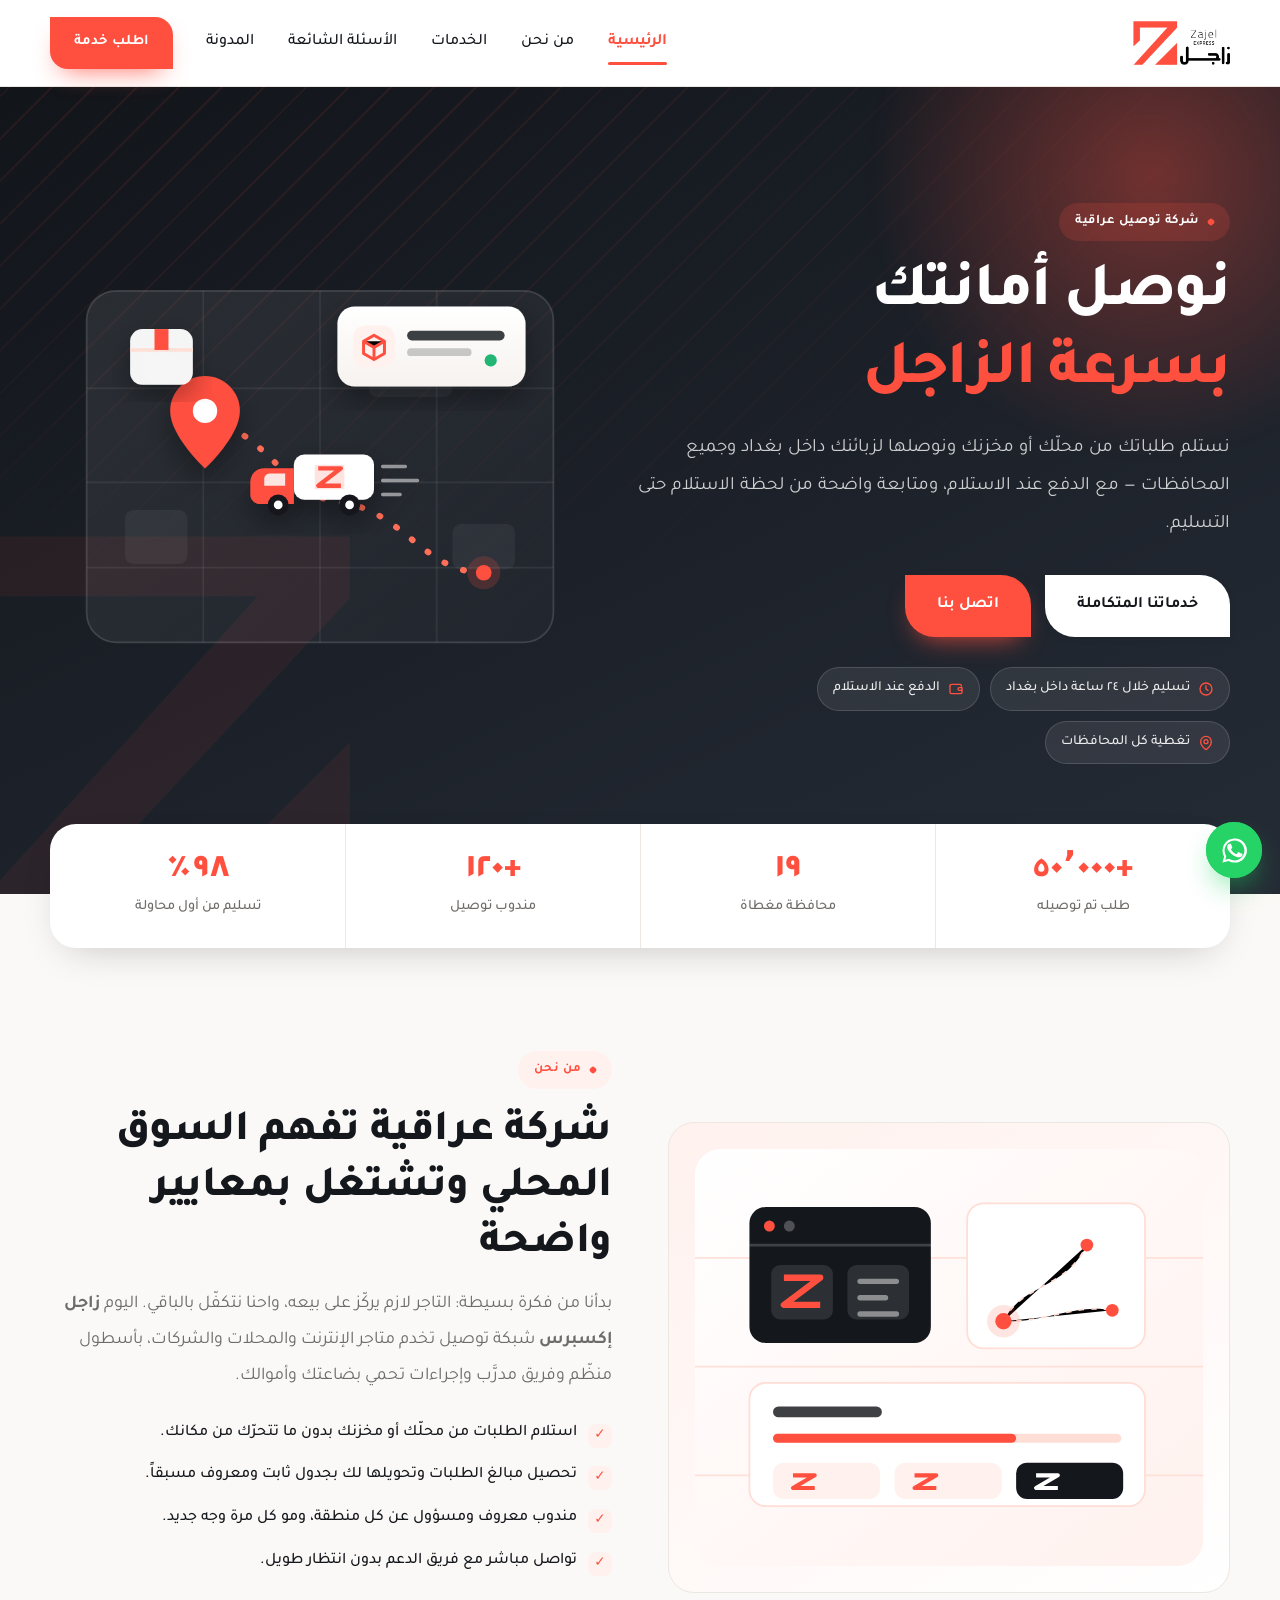
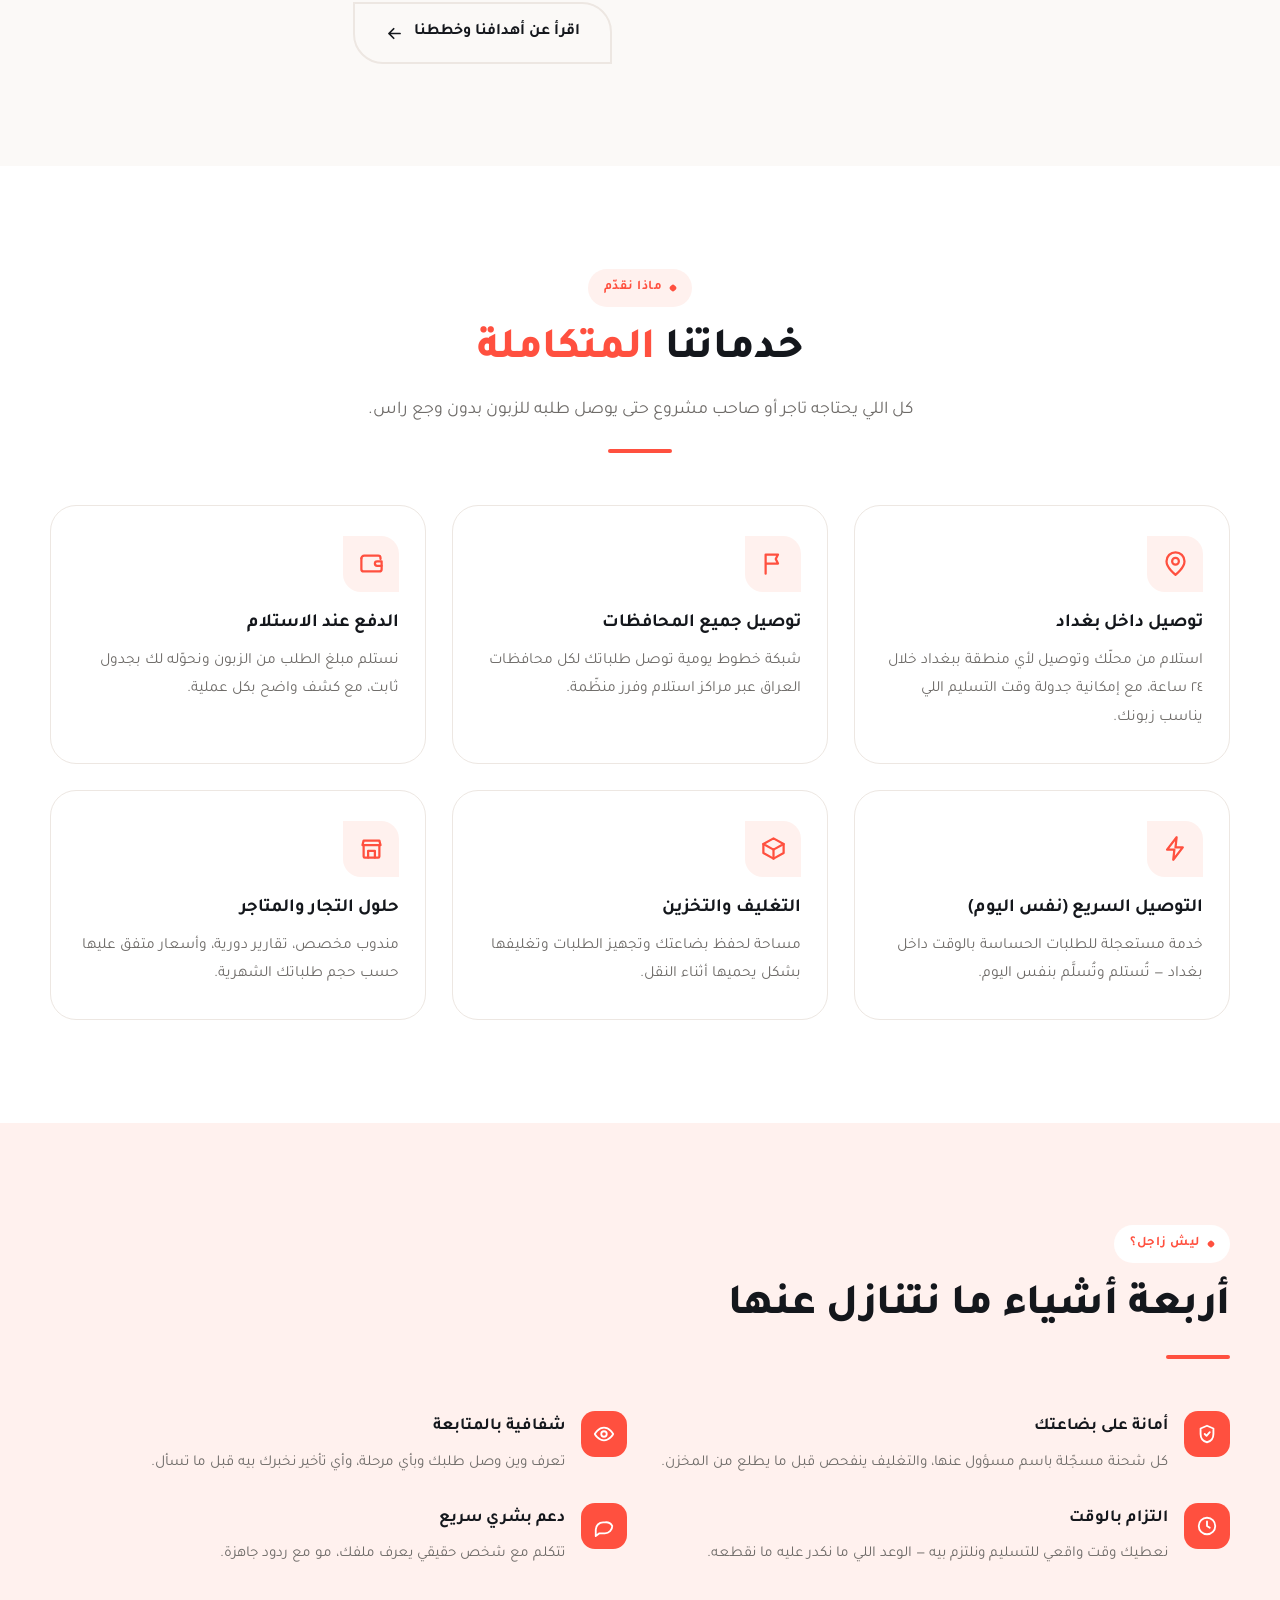
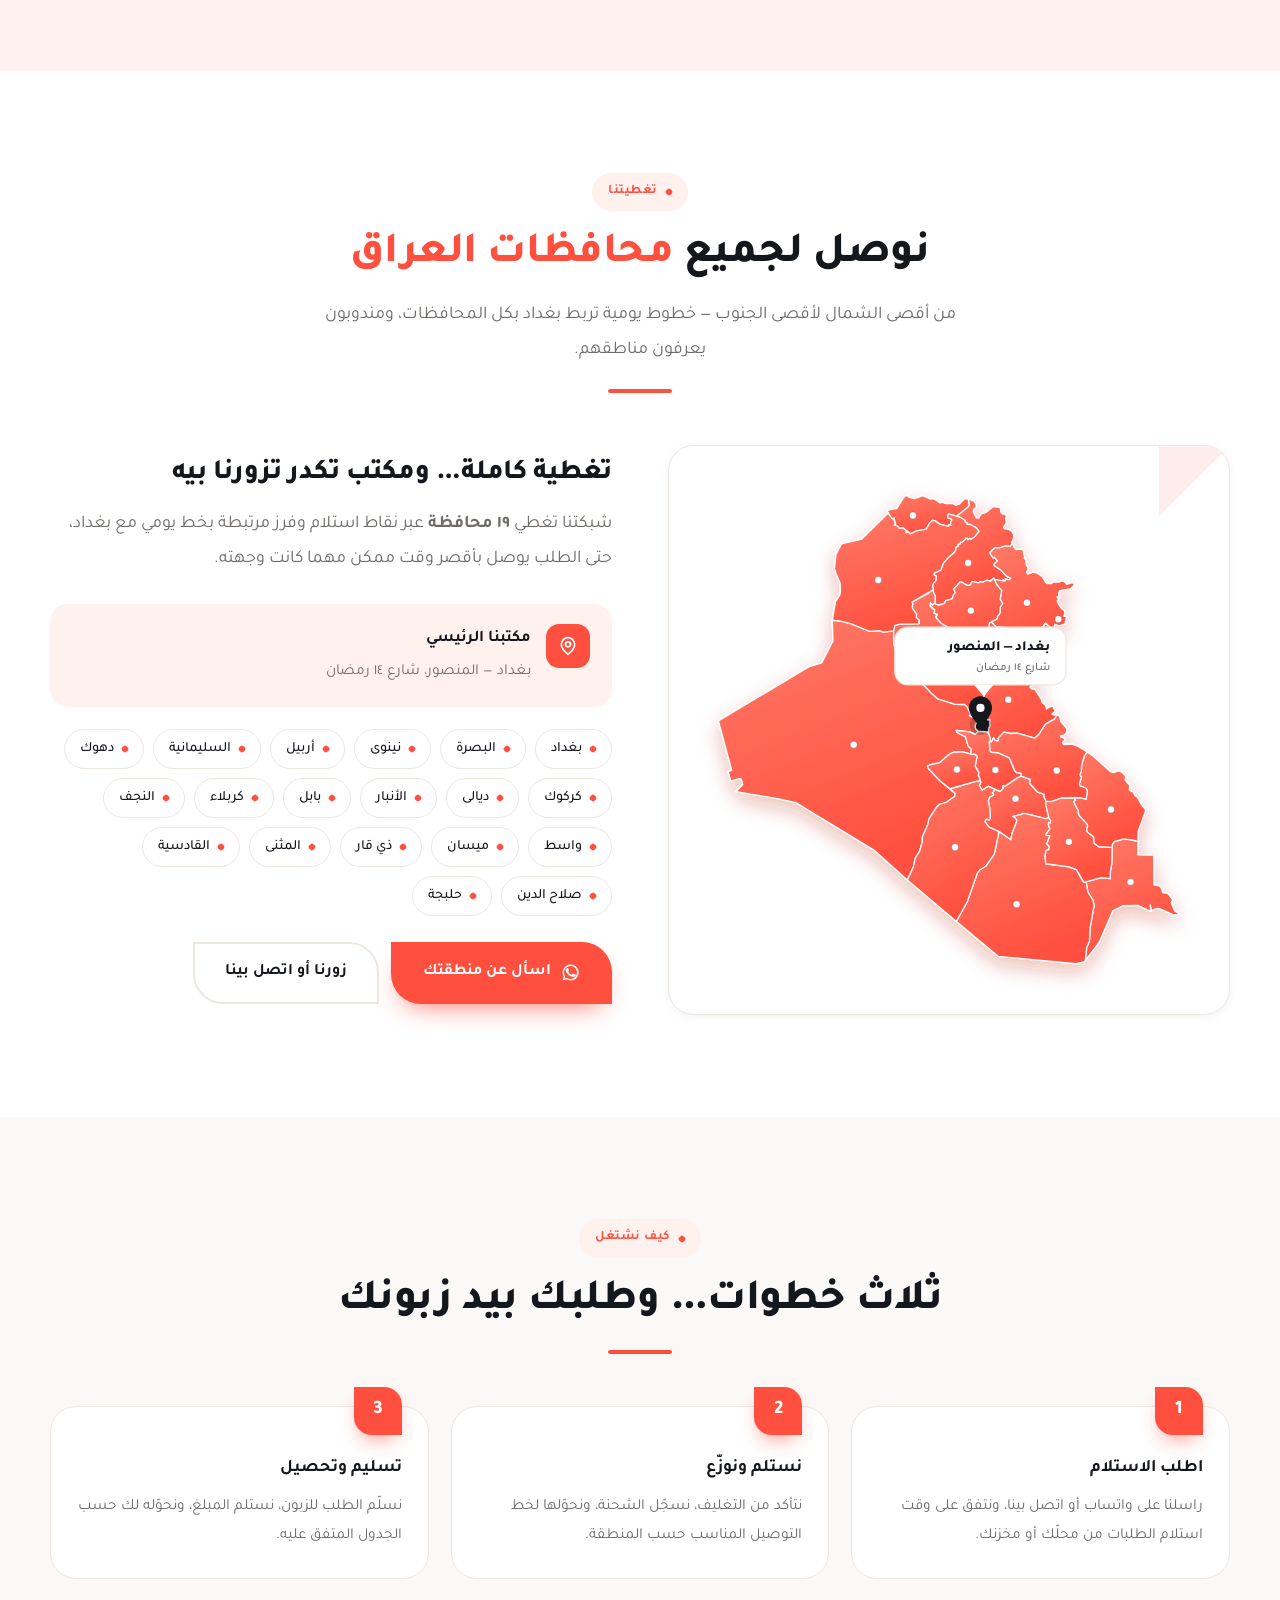
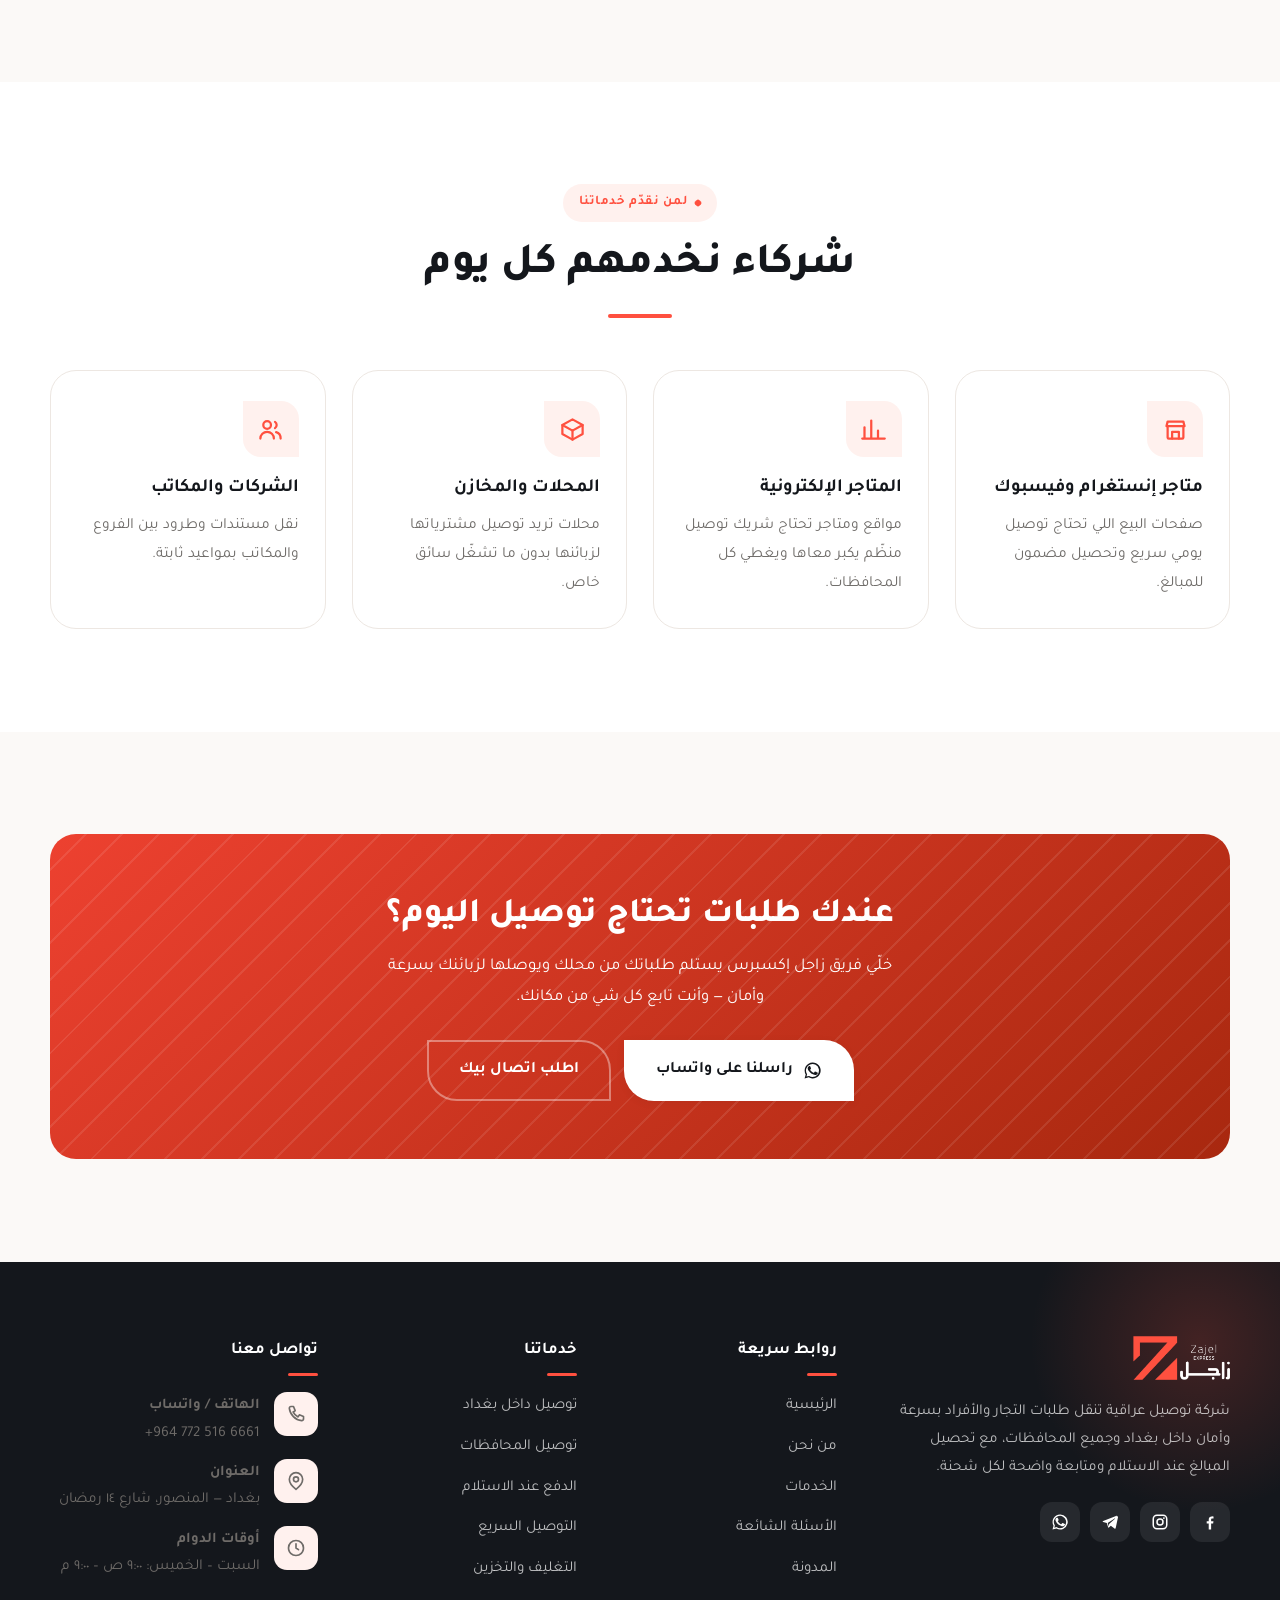
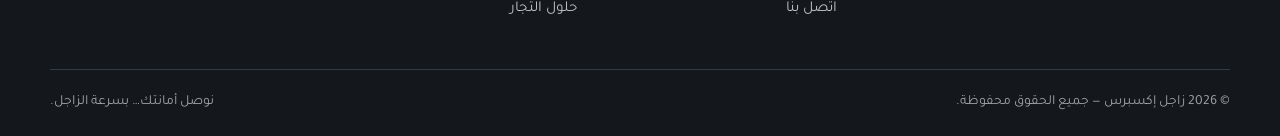
<file: index.html>
<!doctype html>
<html lang="ar" dir="rtl">
<head>
<meta charset="utf-8">
<meta name="viewport" content="width=device-width,initial-scale=1,viewport-fit=cover">
<title>زاجل إكسبرس | توصيل سريع وآمن في بغداد وجميع المحافظات</title>
<meta name="description" content="زاجل إكسبرس شركة توصيل عراقية: استلام من محلك، توصيل داخل بغداد وكل المحافظات، الدفع عند الاستلام، وتحويل أموالك بوقتها.">
<meta name="theme-color" content="#14171C">
<meta name="author" content="زاجل إكسبرس">
<link rel="icon" type="image/png" href="favicon.png">
<link rel="apple-touch-icon" href="assets/img/apple-touch-icon.png">
<meta property="og:type" content="website">
<meta property="og:site_name" content="زاجل إكسبرس">
<meta property="og:locale" content="ar_IQ">
<meta property="og:title" content="زاجل إكسبرس | توصيل سريع وآمن في بغداد وجميع المحافظات">
<meta property="og:description" content="زاجل إكسبرس شركة توصيل عراقية: استلام من محلك، توصيل داخل بغداد وكل المحافظات، الدفع عند الاستلام، وتحويل أموالك بوقتها.">
<meta property="og:image" content="https://zajeliraq.com/assets/img/og-cover.png">
<meta name="twitter:card" content="summary_large_image">
<link rel="canonical" href="https://zajeliraq.com/">
<meta property="og:url" content="https://zajeliraq.com/">

<link rel="preconnect" href="https://fonts.googleapis.com">
<link rel="preconnect" href="https://fonts.gstatic.com" crossorigin>
<link rel="stylesheet" href="https://fonts.googleapis.com/css2?family=Tajawal:wght@400;500;700;800&display=swap">
<link rel="stylesheet" href="assets/css/style.css">
<script type="application/ld+json">
{"@context":"https://schema.org","@type":"MovingCompany","name":"زاجل إكسبرس","alternateName":"Zajel Express",
"description":"شركة توصيل عراقية تنقل طلبات التجار والأفراد داخل بغداد وجميع المحافظات مع الدفع عند الاستلام.",
"areaServed":{"@type":"Country","name":"العراق"},"telephone":"+9647725166661",
"address":{"@type":"PostalAddress","addressLocality":"بغداد","addressCountry":"IQ"},
"openingHours":"Sa-Th 09:00-21:00","url":"https://zajeliraq.com","logo":"https://zajeliraq.com/assets/img/logo.png","image":"https://zajeliraq.com/assets/img/og-cover.png"}
</script>
</head>
<body>
<a href="#main" class="sr-only">تخطَّ إلى المحتوى</a>
<header class="header">
  <div class="wrap header__in">
    <a class="brand" href="index.html" aria-label="زاجل إكسبرس — الصفحة الرئيسية">
      <img src="assets/img/logo.png" width="176" height="80" alt="زاجل إكسبرس">
    </a>
    <nav class="nav" aria-label="القائمة الرئيسية"><a href="index.html" class="is-active">الرئيسية</a><a href="about.html">من نحن</a><a href="index.html#services">الخدمات</a><a href="faq.html">الأسئلة الشائعة</a><a href="blog.html">المدونة</a></nav>
    <a class="btn btn-brand btn-sm header__cta" href="contact.html">اطلب خدمة</a>
    <button class="burger" type="button" aria-label="فتح القائمة" aria-expanded="false" aria-controls="drawer">
      <span></span><span></span><span></span>
    </button>
  </div>
</header>

<div class="drawer" id="drawer" aria-hidden="true" aria-label="قائمة التنقّل">
  <div class="wrap" style="display:flex;flex-direction:column;flex:1">
    <div class="drawer__top">
      <img src="assets/img/logo-light.png" width="176" height="80" alt="زاجل إكسبرس">
      <button class="drawer__close" type="button" aria-label="إغلاق القائمة">&times;</button>
    </div>
    <nav aria-label="قائمة الموبايل"><a href="index.html" class="is-active">الرئيسية</a><a href="about.html">من نحن</a><a href="index.html#services">الخدمات</a><a href="faq.html">الأسئلة الشائعة</a><a href="blog.html">المدونة</a><a href="contact.html">اتصل بنا</a></nav>
    <div class="drawer__foot">
      <a class="btn btn-brand" href="https://wa.me/9647725166661" target="_blank" rel="noopener"><svg viewBox="0 0 24 24" fill="currentColor"><path d="M17.5 14.4c-.3-.2-1.7-.9-2-1s-.5-.1-.7.2-.8 1-.9 1.2-.3.2-.6.1a8.2 8.2 0 0 1-2.4-1.5 9 9 0 0 1-1.7-2.1c-.2-.3 0-.5.1-.6l.5-.6.3-.5v-.5l-.9-2.2c-.3-.6-.5-.5-.7-.5h-.6a1.2 1.2 0 0 0-.9.4A3.6 3.6 0 0 0 5.9 9c0 1.5 1.1 3 1.3 3.2s2.2 3.3 5.3 4.6a17 17 0 0 0 1.8.7 4.3 4.3 0 0 0 2 .1 3.2 3.2 0 0 0 2.1-1.5 2.6 2.6 0 0 0 .2-1.5zM12 2a10 10 0 0 0-8.6 15L2 22l5.2-1.4A10 10 0 1 0 12 2zm0 18.2a8.2 8.2 0 0 1-4.2-1.2l-.3-.2-3.1.8.8-3-.2-.3A8.2 8.2 0 1 1 12 20.2z"/></svg> تواصل عبر واتساب</a>
      <a class="btn btn-outline-light" href="tel:+9647725166661"><svg viewBox="0 0 24 24" fill="none" stroke="currentColor" stroke-width="2" stroke-linecap="round" stroke-linejoin="round"><path d="M6 3h3l2 5-2.5 1.5a12 12 0 0 0 6 6L16 13l5 2v3a2 2 0 0 1-2.2 2A17 17 0 0 1 4 5.2 2 2 0 0 1 6 3z"/></svg> <span dir="ltr">+964 772 516 6661</span></a>
    </div>
  </div>
</div>

<main id="main">
<section class="hero">
  <img class="hero__mark" src="assets/img/mark.png" alt="" aria-hidden="true" width="512" height="513">
  <div class="wrap hero__grid">
    <div>
      <span class="eyebrow" style="background:rgba(255,80,63,.16);color:#fff">شركة توصيل عراقية</span>
      <h1>نوصل أمانتك<br><span class="hl">بسرعة الزاجل</span></h1>
      <p class="lead">نستلم طلباتك من محلّك أو مخزنك ونوصلها لزبائنك داخل بغداد وجميع المحافظات — مع الدفع عند الاستلام، ومتابعة واضحة من لحظة الاستلام حتى التسليم.</p>
      <div class="hero__cta">
        <a class="btn btn-white" href="#services">خدماتنا المتكاملة</a>
        <a class="btn btn-brand" href="contact.html">اتصل بنا</a>
      </div>
      <div class="hero__badges">
        <span class="badge"><svg viewBox="0 0 24 24" fill="none" stroke="currentColor" stroke-width="2" stroke-linecap="round" stroke-linejoin="round"><circle cx="12" cy="12" r="9"/><path d="M12 7v5l3 2"/></svg> تسليم خلال ٢٤ ساعة داخل بغداد</span>
        <span class="badge"><svg viewBox="0 0 24 24" fill="none" stroke="currentColor" stroke-width="2" stroke-linecap="round" stroke-linejoin="round"><path d="M3 7.5A2.5 2.5 0 0 1 5.5 5H18a2 2 0 0 1 2 2v1"/><path d="M3 7.5V17a2 2 0 0 0 2 2h14a2 2 0 0 0 2-2v-3"/><path d="M21 10h-4a2 2 0 0 0 0 4h4z"/></svg> الدفع عند الاستلام</span>
        <span class="badge"><svg viewBox="0 0 24 24" fill="none" stroke="currentColor" stroke-width="2" stroke-linecap="round" stroke-linejoin="round"><path d="M20 10c0 6-8 12-8 12s-8-6-8-12a8 8 0 0 1 16 0z"/><circle cx="12" cy="10" r="3"/></svg> تغطية كل المحافظات</span>
      </div>
    </div>
    <div class="hero__art">
      <img src="assets/img/hero-art.svg" width="620" height="540" alt="توضيح لمسار توصيل شحنة من المخزن إلى باب العميل">
    </div>
  </div>
</section>

<section class="stats">
  <div class="wrap">
    <div class="stats__in">
      <div class="stat"><b data-count="50000" data-prefix="+">+٥٠٬٠٠٠</b><span>طلب تم توصيله</span></div>
      <div class="stat"><b data-count="19">١٩</b><span>محافظة مغطاة</span></div>
      <div class="stat"><b data-count="120" data-prefix="+">+١٢٠</b><span>مندوب توصيل</span></div>
      <div class="stat"><b data-count="98" data-suffix="٪">٩٨٪</b><span>تسليم من أول محاولة</span></div>
    </div>
  </div>
</section>

<section class="section">
  <div class="wrap split">
    <div class="split__art reveal">
      <img src="assets/img/about-art.svg" width="560" height="460" alt="فريق زاجل إكسبرس يجهّز الطلبات ويوزّعها على المحافظات">
    </div>
    <div class="reveal" data-d="1">
      <span class="eyebrow">من نحن</span>
      <h2 class="title">شركة عراقية تفهم السوق المحلي وتشتغل بمعايير واضحة</h2>
      <p class="lead">بدأنا من فكرة بسيطة: التاجر لازم يركّز على بيعه، واحنا نتكفّل بالباقي. اليوم <strong>زاجل إكسبرس</strong> شبكة توصيل تخدم متاجر الإنترنت والمحلات والشركات، بأسطول منظّم وفريق مدرَّب وإجراءات تحمي بضاعتك وأموالك.</p>
      <ul class="checklist">
        <li>استلام الطلبات من محلّك أو مخزنك بدون ما تتحرّك من مكانك.</li>
        <li>تحصيل مبالغ الطلبات وتحويلها لك بجدول ثابت ومعروف مسبقاً.</li>
        <li>مندوب معروف ومسؤول عن كل منطقة، ومو كل مرة وجه جديد.</li>
        <li>تواصل مباشر مع فريق الدعم بدون انتظار طويل.</li>
      </ul>
      <p style="margin-top:26px"><a class="btn btn-outline" href="about.html">اقرأ عن أهدافنا وخططنا <svg viewBox="0 0 24 24" fill="none" stroke="currentColor" stroke-width="2.2" stroke-linecap="round" stroke-linejoin="round"><path d="M19 12H5M11 6l-6 6 6 6"/></svg></a></p>
    </div>
  </div>
</section>

<section class="section section--paper" id="services">
  <div class="wrap">
    <div class="section-head center reveal">
      <span class="eyebrow">ماذا نقدّم</span>
      <h2 class="title">خدماتنا <span class="hl">المتكاملة</span></h2>
      <p class="lead">كل اللي يحتاجه تاجر أو صاحب مشروع حتى يوصل طلبه للزبون بدون وجع راس.</p>
      <div class="rule"></div>
    </div>
    <div class="grid grid-3"><article class="card reveal" data-d="1"><div class="card__icon"><svg viewBox="0 0 24 24" fill="none" stroke="currentColor" stroke-width="2" stroke-linecap="round" stroke-linejoin="round"><path d="M20 10c0 6-8 12-8 12s-8-6-8-12a8 8 0 0 1 16 0z"/><circle cx="12" cy="10" r="3"/></svg></div><h3>توصيل داخل بغداد</h3><p>استلام من محلّك وتوصيل لأي منطقة ببغداد خلال ٢٤ ساعة، مع إمكانية جدولة وقت التسليم اللي يناسب زبونك.</p></article><article class="card reveal" data-d="2"><div class="card__icon"><svg viewBox="0 0 24 24" fill="none" stroke="currentColor" stroke-width="2" stroke-linecap="round" stroke-linejoin="round"><path d="M5 21V4M5 4h11l-2 4 2 4H5"/></svg></div><h3>توصيل جميع المحافظات</h3><p>شبكة خطوط يومية توصل طلباتك لكل محافظات العراق عبر مراكز استلام وفرز منظّمة.</p></article><article class="card reveal" data-d="3"><div class="card__icon"><svg viewBox="0 0 24 24" fill="none" stroke="currentColor" stroke-width="2" stroke-linecap="round" stroke-linejoin="round"><path d="M3 7.5A2.5 2.5 0 0 1 5.5 5H18a2 2 0 0 1 2 2v1"/><path d="M3 7.5V17a2 2 0 0 0 2 2h14a2 2 0 0 0 2-2v-3"/><path d="M21 10h-4a2 2 0 0 0 0 4h4z"/></svg></div><h3>الدفع عند الاستلام</h3><p>نستلم مبلغ الطلب من الزبون ونحوّله لك بجدول ثابت، مع كشف واضح بكل عملية.</p></article><article class="card reveal" data-d="1"><div class="card__icon"><svg viewBox="0 0 24 24" fill="none" stroke="currentColor" stroke-width="2" stroke-linecap="round" stroke-linejoin="round"><path d="M13 2 4.5 13H11l-1 9 8.5-11H12z"/></svg></div><h3>التوصيل السريع (نفس اليوم)</h3><p>خدمة مستعجلة للطلبات الحساسة بالوقت داخل بغداد — تُستلم وتُسلَّم بنفس اليوم.</p></article><article class="card reveal" data-d="2"><div class="card__icon"><svg viewBox="0 0 24 24" fill="none" stroke="currentColor" stroke-width="2" stroke-linecap="round" stroke-linejoin="round"><path d="M21 8 12 3 3 8l9 5z"/><path d="M3 8v8l9 5 9-5V8"/><path d="M12 13v8"/></svg></div><h3>التغليف والتخزين</h3><p>مساحة لحفظ بضاعتك وتجهيز الطلبات وتغليفها بشكل يحميها أثناء النقل.</p></article><article class="card reveal" data-d="3"><div class="card__icon"><svg viewBox="0 0 24 24" fill="none" stroke="currentColor" stroke-width="2" stroke-linecap="round" stroke-linejoin="round"><path d="M4 9h16l-1-4H5z"/><path d="M5 9v10a1 1 0 0 0 1 1h12a1 1 0 0 0 1-1V9"/><path d="M9 20v-6h6v6"/></svg></div><h3>حلول التجار والمتاجر</h3><p>مندوب مخصص، تقارير دورية، وأسعار متفق عليها حسب حجم طلباتك الشهرية.</p></article></div>
  </div>
</section>

<section class="section section--tint">
  <div class="wrap">
    <div class="section-head reveal">
      <span class="eyebrow">ليش زاجل؟</span>
      <h2 class="title">أربعة أشياء ما نتنازل عنها</h2>
      <div class="rule"></div>
    </div>
    <div class="grid grid-2"><div class="feature reveal" data-d="1"><div class="feature__ic"><svg viewBox="0 0 24 24" fill="none" stroke="currentColor" stroke-width="2" stroke-linecap="round" stroke-linejoin="round"><path d="M12 3 5 6v6c0 4.5 3 8 7 9 4-1 7-4.5 7-9V6z"/><path d="m9.5 12 2 2 3.5-4"/></svg></div><div><h3>أمانة على بضاعتك</h3><p>كل شحنة مسجّلة باسم مسؤول عنها، والتغليف ينفحص قبل ما يطلع من المخزن.</p></div></div><div class="feature reveal" data-d="2"><div class="feature__ic"><svg viewBox="0 0 24 24" fill="none" stroke="currentColor" stroke-width="2" stroke-linecap="round" stroke-linejoin="round"><path d="M2 12s3.5-7 10-7 10 7 10 7-3.5 7-10 7S2 12 2 12z"/><circle cx="12" cy="12" r="3"/></svg></div><div><h3>شفافية بالمتابعة</h3><p>تعرف وين وصل طلبك وبأي مرحلة، وأي تأخير نخبرك بيه قبل ما تسأل.</p></div></div><div class="feature reveal" data-d="1"><div class="feature__ic"><svg viewBox="0 0 24 24" fill="none" stroke="currentColor" stroke-width="2" stroke-linecap="round" stroke-linejoin="round"><circle cx="12" cy="12" r="9"/><path d="M12 7v5l3 2"/></svg></div><div><h3>التزام بالوقت</h3><p>نعطيك وقت واقعي للتسليم ونلتزم بيه — الوعد اللي ما نكدر عليه ما نقطعه.</p></div></div><div class="feature reveal" data-d="2"><div class="feature__ic"><svg viewBox="0 0 24 24" fill="none" stroke="currentColor" stroke-width="2" stroke-linecap="round" stroke-linejoin="round"><path d="M21 12a8 8 0 0 1-8 8H7l-4 3v-7a8 8 0 0 1 8-8h2a8 8 0 0 1 8 4z"/></svg></div><div><h3>دعم بشري سريع</h3><p>تتكلم مع شخص حقيقي يعرف ملفك، مو مع ردود جاهزة.</p></div></div></div>
  </div>
</section>

<section class="section section--paper" id="coverage">
  <div class="wrap">
    <div class="section-head center reveal">
      <span class="eyebrow">تغطيتنا</span>
      <h2 class="title">نوصل لجميع <span class="hl">محافظات العراق</span></h2>
      <p class="lead">من أقصى الشمال لأقصى الجنوب — خطوط يومية تربط بغداد بكل المحافظات، ومندوبون يعرفون مناطقهم.</p>
      <div class="rule"></div>
    </div>
    <div class="split">
      <div class="map-panel reveal">
        <svg class="iraq-map" viewBox="0 0 612 621" xmlns="http://www.w3.org/2000/svg" role="img" aria-label="خريطة العراق موضّح عليها تغطية زاجل إكسبرس لجميع المحافظات وموقع المكتب في بغداد">
  <defs>
    <linearGradient id="mapFill" x1="0" y1="0" x2="0.4" y2="1">
      <stop offset="0" stop-color="#FF7A67"/><stop offset="1" stop-color="#FF503F"/>
    </linearGradient>
    <filter id="mapShadow" x="-12%" y="-12%" width="130%" height="130%">
      <feDropShadow dx="0" dy="10" stdDeviation="12" flood-color="#B8260F" flood-opacity=".28"/>
    </filter>
  </defs>
  <g class="govs" filter="url(#mapShadow)">
    <path class="gov" d="M329.0 30.2L335.6 32.6L338.5 35.5L339.3 40.1L335.9 42.8L335.4 45.7L339.0 53.2L342.1 53.7L344.7 48.8L351.1 46.5L360.0 39.5L368.2 40.8L368.9 46.3L371.0 48.7L373.2 48.5L375.9 50.6L374.8 53.9L375.6 59.4L372.2 64.7L373.8 66.7L377.9 67.0L382.1 69.4L384.3 72.9L384.8 75.7L383.1 81.9L381.9 82.5L382.6 85.4L380.1 88.0L374.5 87.3L367.7 89.6L361.3 89.8L356.0 94.9L355.9 96.3L359.6 102.0L361.1 101.1L364.9 105.4L360.4 109.9L361.0 111.4L368.7 116.4L375.2 123.4L381.0 127.2L379.3 128.5L374.2 127.3L374.7 128.9L372.8 130.2L371.9 128.3L370.7 129.8L361.0 127.9L360.3 126.4L357.5 129.3L356.2 129.1L356.0 130.3L352.1 129.0L346.8 131.5L344.0 130.8L341.6 132.1L334.8 130.8L333.5 131.3L332.1 134.5L330.4 135.1L328.2 135.2L320.0 130.7L311.5 140.0L313.7 144.1L311.6 146.5L309.7 151.7L302.1 153.7L299.4 157.7L291.5 159.0L288.3 157.2L289.5 154.2L289.3 148.3L286.2 141.6L287.0 139.0L285.9 135.9L287.4 132.3L289.9 129.8L290.4 125.1L290.2 123.3L288.5 123.2L287.6 120.9L296.1 116.6L299.0 108.6L305.5 101.0L312.9 94.6L314.2 91.6L313.9 89.1L316.9 87.9L316.7 85.3L319.3 85.1L319.8 82.8L322.0 82.7L326.4 78.6L326.3 77.4L328.6 78.3L329.0 79.8L331.0 78.2L332.8 79.0L337.5 75.8L342.4 69.8L339.8 65.8L331.6 61.3L328.4 61.2L327.4 58.8L325.7 58.5L325.4 56.4L315.2 50.9L328.3 40.8L330.7 37.5L329.0 30.2Z"><title>أربيل — ضمن التغطية</title></path>
    <path class="gov" d="M97.8 394.1L47.3 385.7L55.6 377.0L53.6 370.3L52.4 369.6L41.6 372.6L40.6 371.3L37.7 361.3L42.2 359.8L26.0 299.9L135.7 234.2L151.4 229.4L165.1 202.7L164.4 177.6L173.0 178.4L186.5 181.7L209.7 191.0L221.5 190.2L226.2 192.0L238.7 190.4L239.2 206.3L241.5 216.2L255.1 226.6L256.9 226.9L263.8 223.0L265.1 233.1L268.5 244.5L271.5 251.8L275.4 257.0L292.4 273.0L313.8 279.7L325.1 279.9L328.0 282.7L332.7 292.0L330.8 293.5L334.9 295.4L339.1 295.7L341.0 299.4L337.8 306.0L338.6 310.0L341.5 312.4L338.8 315.8L331.2 313.2L314.8 311.5L315.8 313.9L326.0 319.2L329.1 330.2L333.1 333.8L332.5 340.3L322.7 337.3L311.3 337.9L306.7 340.1L294.5 350.7L285.6 352.0L279.9 354.7L281.7 358.8L295.2 372.7L313.4 388.0L313.0 391.4L303.5 398.3L292.9 402.2L282.3 417.5L280.3 425.6L273.7 440.6L273.6 446.2L270.4 457.9L264.8 467.0L262.8 477.1L255.4 492.9L214.9 456.7L120.4 399.2L97.8 394.1Z"><title>الأنبار — ضمن التغطية</title></path>
    <path class="gov" d="M551.0 531.0L535.3 523.9L517.3 524.3L505.0 530.3L488.4 568.6L471.7 590.5L473.2 575.0L476.5 567.8L477.5 550.4L482.1 524.5L481.1 518.1L474.8 507.9L472.4 495.4L491.1 490.1L501.8 491.3L501.9 482.9L503.7 473.2L504.0 453.3L504.6 449.1L506.8 446.4L519.4 443.1L535.5 446.0L535.3 462.5L554.7 462.9L554.8 498.8L561.5 500.0L563.7 502.8L565.4 508.4L571.5 509.2L577.4 516.7L575.8 520.6L579.9 530.5L586.0 534.2L583.8 535.4L577.6 534.8L560.8 527.5L556.2 528.1L552.2 530.3L550.3 523.2L551.0 531.0Z"><title>البصرة — ضمن التغطية</title></path>
    <path class="gov" d="M382.8 84.8L387.1 91.9L395.0 91.3L396.0 92.5L397.0 98.8L398.5 101.3L397.1 102.2L399.3 104.6L399.7 110.5L402.2 114.1L400.3 119.4L401.6 121.5L408.2 119.3L413.2 120.5L419.3 124.7L423.4 131.8L425.2 133.0L430.1 133.1L432.6 131.4L439.8 131.2L443.0 129.9L446.1 130.6L448.9 134.0L455.6 131.8L458.2 133.5L457.5 135.7L453.1 139.6L440.5 141.6L439.1 144.7L439.5 149.4L437.2 148.9L438.6 152.2L437.4 154.1L438.2 156.7L441.9 162.4L446.4 166.7L446.8 168.7L445.3 172.5L449.2 173.7L447.0 179.5L447.7 181.7L440.1 184.3L434.6 182.5L433.8 185.3L431.3 187.1L431.9 192.0L430.1 196.0L427.5 194.4L427.0 188.1L429.4 187.4L424.3 181.6L422.8 181.2L420.3 185.3L418.4 186.1L418.9 187.4L417.2 190.0L418.3 191.7L413.1 198.2L408.0 211.0L403.6 212.7L394.7 221.8L393.0 219.6L393.1 215.2L394.5 212.7L392.0 202.0L388.7 200.7L385.5 201.7L380.3 197.6L380.2 190.9L374.6 186.7L363.9 186.1L357.2 179.7L364.8 175.6L364.8 172.4L367.0 170.6L368.1 167.6L368.1 162.0L371.0 157.1L368.1 152.1L370.0 141.6L364.1 134.7L361.0 127.9L371.0 129.8L371.9 128.3L372.8 130.2L374.7 128.9L374.2 127.3L379.3 128.5L381.0 127.0L375.2 123.4L368.7 116.4L361.0 111.4L360.4 109.9L364.9 105.4L361.1 101.1L359.6 102.0L356.3 97.1L356.0 94.9L361.3 89.8L367.7 89.6L374.5 87.3L380.1 88.0L382.8 84.8Z"><title>السليمانية — ضمن التغطية</title></path>
    <path class="gov" d="M392.8 366.7L397.0 367.2L397.3 368.3L404.7 370.8L404.2 375.9L413.1 385.9L421.6 389.0L421.1 391.0L423.8 397.3L423.4 401.4L427.3 417.6L423.1 418.6L399.0 412.4L394.9 412.2L394.3 413.3L383.7 415.7L386.3 417.3L388.5 421.0L382.3 437.1L381.1 444.2L366.7 434.3L354.6 428.9L349.6 422.1L351.2 419.0L354.9 420.0L356.1 418.3L355.6 406.7L353.7 397.0L355.0 392.5L360.2 389.8L358.5 387.0L360.3 385.6L361.1 382.8L368.0 385.4L371.7 382.0L370.8 379.8L371.9 378.2L374.0 379.1L392.8 366.7Z"><title>القادسية — ضمن التغطية</title></path>
    <path class="gov" d="M471.7 590.5L470.0 592.4L460.0 594.7L366.1 585.8L315.0 543.3L328.3 519.1L340.6 484.3L343.9 480.2L350.6 476.3L361.0 461.7L366.7 434.3L381.1 444.2L382.3 437.1L388.5 421.0L386.3 417.3L383.7 415.7L394.3 413.3L394.9 412.2L399.0 412.4L423.1 418.6L427.3 417.6L429.4 420.7L429.2 423.8L427.5 423.0L426.6 425.3L428.5 430.7L423.7 437.8L423.9 438.8L428.6 439.2L424.7 449.4L427.6 451.8L427.8 453.6L427.0 456.5L423.9 457.2L422.7 463.7L423.5 473.3L451.6 477.1L460.8 480.4L469.0 495.2L472.4 495.4L474.8 507.9L481.1 518.1L482.1 524.5L477.5 550.4L476.5 567.8L473.2 575.0L471.7 590.5Z"><title>المثنى — ضمن التغطية</title></path>
    <path class="gov" d="M315.0 543.3L255.4 492.9L262.8 477.1L264.8 467.0L270.4 457.9L273.6 446.2L273.7 440.6L280.3 425.6L281.5 419.0L291.3 404.0L294.9 400.9L303.5 398.3L313.0 391.4L313.4 388.0L307.4 382.2L339.4 372.8L342.0 373.5L343.4 370.2L344.9 374.5L343.0 377.9L346.4 383.8L353.7 379.0L361.1 382.8L360.3 385.6L358.5 387.0L360.2 389.8L355.0 392.5L353.7 397.0L355.6 406.7L356.1 418.3L354.9 420.0L351.2 419.0L349.6 422.1L354.6 428.9L366.7 434.3L361.0 461.7L350.6 476.3L343.9 480.2L340.6 484.3L328.3 519.1L315.0 543.3Z"><title>النجف — ضمن التغطية</title></path>
    <path class="gov" d="M342.3 312.3L354.0 313.3L356.3 321.3L356.3 324.0L355.0 325.5L356.4 337.2L365.9 338.6L378.6 344.2L380.6 346.4L385.3 359.7L388.3 362.7L393.4 363.2L393.7 366.8L389.0 368.7L374.0 379.1L371.9 378.2L370.8 379.8L371.7 382.0L368.0 385.4L353.7 379.0L346.4 383.8L343.0 377.9L344.9 374.5L341.6 365.7L342.0 361.8L337.8 354.7L339.9 342.5L337.8 340.6L332.5 340.3L333.1 333.8L329.1 330.2L326.0 319.2L315.8 313.9L314.8 311.5L331.2 313.2L337.5 316.2L342.3 312.3Z"><title>بابل — ضمن التغطية</title></path>
    <path class="gov is-hq" d="M354.0 313.3L341.5 312.4L338.1 308.9L338.0 304.7L341.0 299.4L343.9 298.6L345.1 295.7L350.1 296.1L353.4 298.6L355.2 297.2L356.2 300.3L355.9 306.1L354.8 307.3L354.0 313.3Z"><title>بغداد — ضمن التغطية</title></path>
    <path class="gov" d="M255.3 26.0L257.2 28.0L264.2 29.8L274.4 26.3L283.3 30.6L287.1 29.8L295.3 35.0L298.1 34.3L301.8 36.0L310.6 35.9L314.2 38.0L319.0 36.3L324.5 30.3L327.1 29.9L329.0 30.2L330.1 32.7L329.6 35.7L330.8 37.3L328.3 40.8L315.2 50.9L305.2 48.6L304.3 53.1L309.1 54.8L309.5 56.0L308.0 58.3L308.0 61.9L305.5 61.9L305.0 63.6L295.5 61.3L289.2 56.9L286.2 56.2L282.3 59.8L278.5 66.9L266.8 69.0L258.9 72.7L256.8 70.4L253.8 71.4L253.5 70.3L255.3 69.5L250.1 65.4L245.7 66.1L243.0 62.9L239.4 61.9L241.2 61.0L240.1 59.4L240.4 57.3L239.4 57.0L239.7 53.5L237.5 54.8L234.3 52.0L231.0 44.2L242.7 41.7L251.6 27.4L255.3 26.0Z"><title>دهوك — ضمن التغطية</title></path>
    <path class="gov" d="M427.9 195.1L425.5 194.7L425.0 199.4L421.0 200.9L420.2 204.7L418.2 207.6L421.7 212.2L422.4 219.2L411.0 216.4L411.1 223.1L406.2 226.5L408.7 233.6L412.1 233.5L414.5 237.1L412.4 244.7L413.5 247.4L408.3 252.1L406.3 257.3L404.1 258.7L406.5 261.1L410.1 261.1L417.6 272.7L419.2 277.6L423.6 281.5L424.3 285.4L429.0 282.5L433.0 282.2L432.8 284.3L435.4 287.6L431.1 291.5L433.8 292.8L437.5 291.4L434.7 296.9L423.6 303.4L415.3 316.0L410.0 320.8L388.7 314.7L381.1 315.1L372.8 313.4L365.7 320.7L366.0 323.6L365.1 324.2L362.1 323.6L360.1 320.1L357.7 325.1L356.0 324.9L356.1 319.9L353.9 314.1L354.0 310.3L355.9 306.1L355.6 297.7L353.4 298.6L350.1 296.1L345.1 295.7L343.9 298.6L340.8 299.5L339.1 295.7L348.0 284.5L347.6 281.2L349.4 275.5L347.3 271.7L350.5 265.1L350.7 261.3L346.9 257.0L341.6 256.0L342.6 251.8L344.2 250.2L343.7 248.5L345.3 247.9L345.0 245.7L347.5 244.1L348.3 244.8L350.2 241.6L353.1 241.4L354.2 239.0L354.9 236.8L352.3 234.0L354.2 227.0L353.2 227.1L352.9 225.9L354.7 224.5L353.8 223.6L354.7 221.9L354.0 218.4L354.9 217.4L361.1 221.1L366.8 213.7L366.3 209.8L371.2 207.2L373.6 202.1L380.3 197.6L385.5 201.7L389.9 200.9L392.9 203.3L394.5 212.7L393.1 215.2L393.0 219.6L394.7 221.8L403.6 212.7L408.0 211.0L413.1 198.2L418.3 191.7L417.2 190.0L418.9 187.4L418.4 186.1L420.3 185.3L423.1 181.0L429.4 187.4L427.0 187.6L427.9 195.1Z"><title>ديالى — ضمن التغطية</title></path>
    <path class="gov" d="M427.3 417.6L423.4 401.4L423.8 397.3L429.6 397.7L442.8 393.4L457.7 393.4L459.8 396.2L457.3 398.2L463.2 408.9L463.0 411.4L464.3 414.9L473.8 425.1L474.4 427.2L473.2 431.6L474.2 435.1L481.3 440.5L482.4 448.6L487.9 452.6L504.0 453.3L503.7 473.2L501.9 482.9L501.8 491.3L491.1 490.1L469.8 495.8L460.8 480.4L451.6 477.1L423.5 473.3L422.7 463.7L423.9 457.2L427.0 456.5L427.8 453.6L427.6 451.8L424.7 449.4L428.6 439.2L423.9 438.8L423.7 437.8L428.5 430.7L426.6 425.3L427.5 423.0L429.2 423.8L429.4 420.7L427.3 417.6Z"><title>ذي قار — ضمن التغطية</title></path>
    <path class="gov" d="M357.2 179.7L363.0 185.6L374.6 186.7L379.5 190.1L380.4 191.5L380.3 197.6L373.6 202.1L371.2 207.2L366.3 209.8L366.8 213.7L361.1 221.1L354.9 217.4L354.0 218.4L354.7 221.9L353.8 223.6L354.7 224.5L352.9 225.9L353.2 227.1L354.2 227.0L352.3 234.0L354.9 236.8L354.2 239.0L353.1 241.4L350.2 241.6L348.3 244.8L347.5 244.1L345.0 245.7L345.3 247.9L343.7 248.5L344.2 250.2L342.6 251.8L341.6 256.0L346.9 257.0L350.7 261.3L350.5 265.1L347.3 271.7L349.4 275.5L347.6 281.2L348.0 284.5L339.1 295.7L334.9 295.4L330.8 293.5L332.7 292.0L328.0 282.7L325.1 279.9L313.8 279.7L295.4 274.1L292.4 273.0L284.6 266.1L271.5 251.8L265.6 235.2L263.8 223.0L256.9 226.9L252.6 225.2L241.5 216.2L239.2 206.3L238.7 190.4L240.2 183.7L246.7 182.3L269.9 181.5L269.6 177.5L266.1 174.0L266.6 170.4L261.8 163.5L261.2 160.8L262.1 158.3L261.0 155.6L281.8 144.3L283.9 141.6L286.1 141.0L287.0 139.0L286.2 141.6L289.3 148.3L289.1 156.8L285.8 159.3L283.5 156.6L283.1 159.7L285.6 163.2L288.7 164.9L287.9 169.3L292.0 170.4L289.8 173.3L291.1 175.5L299.2 183.2L332.4 200.7L341.6 208.7L343.0 208.9L344.6 207.0L343.6 206.5L343.7 203.1L347.1 198.9L348.1 195.0L355.6 187.4L354.4 182.8L355.7 180.2L357.2 179.7Z"><title>صلاح الدين — ضمن التغطية</title></path>
    <path class="gov" d="M332.5 340.3L337.8 340.6L340.2 343.0L337.8 354.7L342.4 363.2L341.6 365.7L343.4 370.2L342.0 373.5L339.4 372.8L307.4 382.2L295.2 372.7L280.3 356.8L279.9 354.7L282.9 353.1L294.5 350.7L306.7 340.1L311.3 337.9L322.7 337.3L332.5 340.3Z"><title>كربلاء — ضمن التغطية</title></path>
    <path class="gov" d="M361.0 127.9L364.1 134.7L370.0 141.6L368.1 152.1L371.0 157.1L368.1 162.0L368.1 167.6L367.0 170.6L364.8 172.4L364.8 175.6L355.2 180.8L354.4 182.8L355.6 187.4L348.1 195.0L347.1 198.9L343.7 203.1L343.6 206.5L344.6 207.0L343.0 208.9L329.0 198.6L320.1 195.0L296.1 180.9L290.1 173.9L292.0 170.4L287.9 169.3L288.7 164.9L283.3 160.4L283.5 156.6L285.8 159.3L288.3 157.2L293.3 159.4L300.3 157.2L302.1 153.7L309.7 151.7L311.6 146.5L313.7 144.1L311.5 140.0L320.0 130.7L328.2 135.2L330.4 135.1L332.1 134.5L333.5 131.3L334.8 130.8L342.0 132.1L344.0 130.8L346.8 131.5L352.1 129.0L356.2 130.3L356.2 129.1L357.5 129.3L360.3 126.4L361.0 127.9Z"><title>كركوك — ضمن التغطية</title></path>
    <path class="gov" d="M473.9 337.5L480.5 342.0L501.9 361.3L505.5 362.6L511.9 360.6L516.4 362.4L520.6 367.2L519.8 371.6L525.6 378.2L524.9 383.6L529.8 386.5L532.1 390.9L535.0 392.9L540.6 403.0L544.5 407.0L544.3 410.0L535.6 434.3L535.5 446.0L527.5 443.9L516.8 443.3L506.8 446.4L504.6 449.1L504.0 453.3L487.9 452.6L482.0 448.1L481.9 441.8L480.6 439.5L474.2 435.1L473.2 431.6L474.4 427.2L473.8 425.1L464.3 414.9L463.0 411.4L463.2 408.9L457.3 398.2L459.8 396.2L457.7 393.4L464.8 393.1L472.5 394.9L474.1 384.6L472.3 381.6L465.3 378.6L464.1 376.7L466.9 367.9L464.9 365.6L466.7 360.8L467.1 352.7L470.8 341.3L473.9 337.5Z"><title>ميسان — ضمن التغطية</title></path>
    <path class="gov" d="M168.6 120.5L166.9 114.8L168.8 97.7L175.4 84.8L200.1 79.1L232.2 47.4L236.5 54.0L238.5 54.8L239.7 53.5L239.4 57.0L240.4 57.3L240.1 59.4L241.2 61.0L239.4 61.9L243.0 62.9L245.7 66.1L250.1 65.4L255.3 69.5L253.5 70.3L253.8 71.4L256.8 70.4L258.9 72.7L266.8 69.0L278.5 66.9L282.3 59.8L286.2 56.2L289.2 56.9L295.5 61.3L305.0 63.6L305.5 61.9L308.0 61.9L308.0 58.3L309.5 56.0L309.1 54.8L304.3 53.1L304.5 49.8L305.6 48.4L320.8 53.1L325.4 56.4L325.7 58.5L327.4 58.8L328.2 61.0L331.6 61.3L338.3 64.8L342.3 69.3L337.5 75.8L332.8 79.0L331.0 78.2L329.0 79.8L328.6 78.3L326.3 77.4L326.4 78.6L322.0 82.7L319.8 82.8L319.3 85.1L316.7 85.3L316.9 87.9L313.9 89.1L314.2 91.6L312.9 94.6L305.5 101.0L299.0 108.6L296.1 116.6L288.0 120.2L287.9 122.6L290.2 123.3L290.4 125.1L289.9 129.8L287.4 132.3L285.9 135.9L287.0 139.0L286.1 141.0L261.0 155.6L262.1 158.3L261.2 160.8L261.8 163.5L266.6 170.4L266.2 174.1L269.6 177.5L269.3 181.9L246.7 182.3L240.2 183.7L238.7 190.4L226.2 192.0L221.5 190.2L209.7 191.0L186.5 181.7L173.0 178.4L164.4 177.6L168.3 154.7L173.0 147.9L174.2 143.7L173.7 132.0L168.6 120.5Z"><title>نينوى — ضمن التغطية</title></path>
    <path class="gov" d="M437.5 291.4L440.6 295.3L441.6 300.2L448.9 308.7L449.1 313.8L445.6 317.2L441.3 318.1L442.0 319.6L446.4 321.1L446.4 323.2L443.9 325.7L445.1 328.5L455.2 328.1L461.3 330.0L473.9 337.5L470.8 341.3L467.1 352.7L466.7 360.8L464.9 365.6L466.9 367.9L464.1 376.7L465.3 378.6L472.3 381.6L474.1 384.6L472.5 394.9L464.8 393.1L442.8 393.4L429.6 397.7L423.8 397.3L421.1 391.0L421.6 389.0L413.1 385.9L404.2 375.9L404.7 370.8L393.7 366.8L393.4 363.2L388.3 362.7L386.3 361.0L379.4 344.8L365.9 338.6L357.4 337.9L356.0 336.1L355.0 325.5L357.7 325.1L360.1 320.1L362.1 323.6L365.1 324.2L366.0 323.6L365.7 320.7L372.8 313.4L381.1 315.1L388.7 314.7L410.4 320.6L415.3 316.0L423.2 303.8L434.3 297.4L437.5 291.4Z"><title>واسط — ضمن التغطية</title></path>
  </g>
  <g class="gov-dots">
    <circle cx="262.2" cy="50.3" r="4.2"><title>دهوك</title></circle>
    <circle cx="329.2" cy="108.0" r="4.2"><title>أربيل</title></circle>
    <circle cx="526.4" cy="495.3" r="4.2"><title>البصرة</title></circle>
    <circle cx="388.1" cy="522.5" r="4.2"><title>المثنى</title></circle>
    <circle cx="400.7" cy="156.2" r="4.2"><title>السليمانية</title></circle>
    <circle cx="378.0" cy="274.0" r="4.2"><title>ديالى</title></circle>
    <circle cx="436.9" cy="360.0" r="4.2"><title>واسط</title></circle>
    <circle cx="502.7" cy="407.4" r="4.2"><title>ميسان</title></circle>
    <circle cx="190.3" cy="328.7" r="4.2"><title>الأنبار</title></circle>
    <circle cx="313.4" cy="453.2" r="4.2"><title>النجف</title></circle>
    <circle cx="220.0" cy="128.8" r="4.2"><title>نينوى</title></circle>
    <circle cx="306.6" cy="233.7" r="4.2"><title>صلاح الدين</title></circle>
    <circle cx="332.6" cy="165.9" r="4.2"><title>كركوك</title></circle>
    <circle cx="362.4" cy="359.3" r="4.2"><title>بابل</title></circle>
    <circle cx="386.8" cy="394.2" r="4.2"><title>القادسية</title></circle>
    <circle cx="451.5" cy="446.7" r="4.2"><title>ذي قار</title></circle>
    <circle cx="315.6" cy="358.8" r="4.2"><title>كربلاء</title></circle>
    <circle cx="438.7" cy="176.3" r="4.2"><title>حلبجة</title></circle>
  </g>
  <g class="hq" transform="translate(344.2 304.0)">
    <circle class="hq-pulse" r="13"/>
    <path class="hq-pin" d="M0 -34c-7.7 0-14 6.3-14 14 0 10.2 14 23 14 23s14-12.8 14-23c0-7.7-6.3-14-14-14z"/>
    <circle class="hq-dot" cy="-20" r="5"/>
  </g>
  <g class="hq-card" transform="translate(240.2 186.0)">
    <rect width="208" height="70" rx="16"/>
    <text class="hq-t1" x="188" y="28">بغداد — المنصور</text>
    <text class="hq-t2" x="188" y="52">شارع ١٤ رمضان</text>
    <path class="hq-tail" d="M96 70h24l-12 14z"/>
  </g>
</svg>
      </div>
      <div class="reveal" data-d="1">
        <h3 class="title" style="font-size:clamp(1.3rem,3.4vw,1.75rem)">تغطية كاملة… ومكتب تكدر تزورنا بيه</h3>
        <p class="lead">شبكتنا تغطي <strong>١٩ محافظة</strong> عبر نقاط استلام وفرز مرتبطة بخط يومي مع بغداد، حتى الطلب يوصل بأقصر وقت ممكن مهما كانت وجهته.</p>
        <div class="addr-card">
          <span class="info__ic"><svg viewBox="0 0 24 24" fill="none" stroke="currentColor" stroke-width="2" stroke-linecap="round" stroke-linejoin="round"><path d="M20 10c0 6-8 12-8 12s-8-6-8-12a8 8 0 0 1 16 0z"/><circle cx="12" cy="10" r="3"/></svg></span>
          <div>
            <b>مكتبنا الرئيسي</b>
            <p>بغداد — المنصور، شارع ١٤ رمضان</p>
          </div>
        </div>
        <div class="chips" aria-label="المحافظات المشمولة بالتغطية"><span class="chip">بغداد</span><span class="chip">البصرة</span><span class="chip">نينوى</span><span class="chip">أربيل</span><span class="chip">السليمانية</span><span class="chip">دهوك</span><span class="chip">كركوك</span><span class="chip">ديالى</span><span class="chip">الأنبار</span><span class="chip">بابل</span><span class="chip">كربلاء</span><span class="chip">النجف</span><span class="chip">واسط</span><span class="chip">ميسان</span><span class="chip">ذي قار</span><span class="chip">المثنى</span><span class="chip">القادسية</span><span class="chip">صلاح الدين</span><span class="chip">حلبجة</span></div>
        <p style="margin-top:26px;display:flex;gap:12px;flex-wrap:wrap">
          <a class="btn btn-brand" href="https://wa.me/9647725166661" target="_blank" rel="noopener"><svg viewBox="0 0 24 24" fill="currentColor"><path d="M17.5 14.4c-.3-.2-1.7-.9-2-1s-.5-.1-.7.2-.8 1-.9 1.2-.3.2-.6.1a8.2 8.2 0 0 1-2.4-1.5 9 9 0 0 1-1.7-2.1c-.2-.3 0-.5.1-.6l.5-.6.3-.5v-.5l-.9-2.2c-.3-.6-.5-.5-.7-.5h-.6a1.2 1.2 0 0 0-.9.4A3.6 3.6 0 0 0 5.9 9c0 1.5 1.1 3 1.3 3.2s2.2 3.3 5.3 4.6a17 17 0 0 0 1.8.7 4.3 4.3 0 0 0 2 .1 3.2 3.2 0 0 0 2.1-1.5 2.6 2.6 0 0 0 .2-1.5zM12 2a10 10 0 0 0-8.6 15L2 22l5.2-1.4A10 10 0 1 0 12 2zm0 18.2a8.2 8.2 0 0 1-4.2-1.2l-.3-.2-3.1.8.8-3-.2-.3A8.2 8.2 0 1 1 12 20.2z"/></svg> اسأل عن منطقتك</a>
          <a class="btn btn-outline" href="contact.html">زورنا أو اتصل بينا</a>
        </p>
      </div>
    </div>
  </div>
</section>


<section class="section">
  <div class="wrap">
    <div class="section-head center reveal">
      <span class="eyebrow">كيف نشتغل</span>
      <h2 class="title">ثلاث خطوات… وطلبك بيد زبونك</h2>
      <div class="rule"></div>
    </div>
    <div class="steps">
      <div class="step reveal" data-d="1"><h3>اطلب الاستلام</h3><p>راسلنا على واتساب أو اتصل بينا، ونتفق على وقت استلام الطلبات من محلّك أو مخزنك.</p></div>
      <div class="step reveal" data-d="2"><h3>نستلم ونوزّع</h3><p>نتأكد من التغليف، نسجّل الشحنة، ونحوّلها لخط التوصيل المناسب حسب المنطقة.</p></div>
      <div class="step reveal" data-d="3"><h3>تسليم وتحصيل</h3><p>نسلّم الطلب للزبون، نستلم المبلغ، ونحوّله لك حسب الجدول المتفق عليه.</p></div>
    </div>
  </div>
</section>

<section class="section section--paper">
  <div class="wrap">
    <div class="section-head center reveal">
      <span class="eyebrow">لمن نقدّم خدماتنا</span>
      <h2 class="title">شركاء نخدمهم كل يوم</h2>
      <div class="rule"></div>
    </div>
    <div class="grid grid-4"><article class="card reveal" data-d="1"><div class="card__icon"><svg viewBox="0 0 24 24" fill="none" stroke="currentColor" stroke-width="2" stroke-linecap="round" stroke-linejoin="round"><path d="M4 9h16l-1-4H5z"/><path d="M5 9v10a1 1 0 0 0 1 1h12a1 1 0 0 0 1-1V9"/><path d="M9 20v-6h6v6"/></svg></div><h3>متاجر إنستغرام وفيسبوك</h3><p>صفحات البيع اللي تحتاج توصيل يومي سريع وتحصيل مضمون للمبالغ.</p></article><article class="card reveal" data-d="2"><div class="card__icon"><svg viewBox="0 0 24 24" fill="none" stroke="currentColor" stroke-width="2" stroke-linecap="round" stroke-linejoin="round"><path d="M4 20V10M10 20V4M16 20v-7M22 20H2"/></svg></div><h3>المتاجر الإلكترونية</h3><p>مواقع ومتاجر تحتاج شريك توصيل منظّم يكبر معاها ويغطي كل المحافظات.</p></article><article class="card reveal" data-d="3"><div class="card__icon"><svg viewBox="0 0 24 24" fill="none" stroke="currentColor" stroke-width="2" stroke-linecap="round" stroke-linejoin="round"><path d="M21 8 12 3 3 8l9 5z"/><path d="M3 8v8l9 5 9-5V8"/><path d="M12 13v8"/></svg></div><h3>المحلات والمخازن</h3><p>محلات تريد توصيل مشترياتها لزبائنها بدون ما تشغّل سائق خاص.</p></article><article class="card reveal" data-d="1"><div class="card__icon"><svg viewBox="0 0 24 24" fill="none" stroke="currentColor" stroke-width="2" stroke-linecap="round" stroke-linejoin="round"><circle cx="9" cy="8" r="3.4"/><path d="M3 20c0-3.3 2.7-6 6-6s6 2.7 6 6"/><path d="M16 5.2a3.4 3.4 0 0 1 0 5.6M17 14.4c2.4.7 4 2.9 4 5.6"/></svg></div><h3>الشركات والمكاتب</h3><p>نقل مستندات وطرود بين الفروع والمكاتب بمواعيد ثابتة.</p></article></div>
  </div>
</section>

<section class="section">
  <div class="wrap">
    <div class="cta-band reveal">
      <h2>عندك طلبات تحتاج توصيل اليوم؟</h2>
      <p>خلّي فريق زاجل إكسبرس يستلم طلباتك من محلك ويوصلها لزبائنك بسرعة وأمان — وأنت تابع كل شي من مكانك.</p>
      <div class="btns">
        <a class="btn btn-white" href="https://wa.me/9647725166661" target="_blank" rel="noopener"><svg viewBox="0 0 24 24" fill="currentColor"><path d="M17.5 14.4c-.3-.2-1.7-.9-2-1s-.5-.1-.7.2-.8 1-.9 1.2-.3.2-.6.1a8.2 8.2 0 0 1-2.4-1.5 9 9 0 0 1-1.7-2.1c-.2-.3 0-.5.1-.6l.5-.6.3-.5v-.5l-.9-2.2c-.3-.6-.5-.5-.7-.5h-.6a1.2 1.2 0 0 0-.9.4A3.6 3.6 0 0 0 5.9 9c0 1.5 1.1 3 1.3 3.2s2.2 3.3 5.3 4.6a17 17 0 0 0 1.8.7 4.3 4.3 0 0 0 2 .1 3.2 3.2 0 0 0 2.1-1.5 2.6 2.6 0 0 0 .2-1.5zM12 2a10 10 0 0 0-8.6 15L2 22l5.2-1.4A10 10 0 1 0 12 2zm0 18.2a8.2 8.2 0 0 1-4.2-1.2l-.3-.2-3.1.8.8-3-.2-.3A8.2 8.2 0 1 1 12 20.2z"/></svg> راسلنا على واتساب</a>
        <a class="btn btn-outline-light" href="contact.html">اطلب اتصال بيك</a>
      </div>
    </div>
  </div>
</section>

</main>

<footer class="footer">
  <div class="wrap">
    <div class="footer__grid">
      <div class="footer__brand">
        <img src="assets/img/logo-light.png" width="176" height="80" alt="زاجل إكسبرس">
        <p>شركة توصيل عراقية تنقل طلبات التجار والأفراد بسرعة وأمان داخل بغداد وجميع المحافظات، مع تحصيل المبالغ عند الاستلام ومتابعة واضحة لكل شحنة.</p>
        <div class="socials">
          <a href="#" aria-label="فيسبوك"><svg viewBox="0 0 24 24" fill="currentColor"><path d="M13.5 22v-8h2.7l.4-3.1h-3.1V8.9c0-.9.25-1.5 1.55-1.5H16.7V4.6A22 22 0 0 0 14.3 4.5c-2.4 0-4 1.45-4 4.1v2.3H7.6V14h2.7v8z"/></svg></a>
          <a href="#" aria-label="إنستغرام"><svg viewBox="0 0 24 24" fill="none" stroke="currentColor" stroke-width="2"><rect x="3" y="3" width="18" height="18" rx="5"/><circle cx="12" cy="12" r="4"/><circle cx="17.2" cy="6.8" r="1.2" fill="currentColor" stroke="none"/></svg></a>
          <a href="#" aria-label="تيليغرام"><svg viewBox="0 0 24 24" fill="currentColor"><path d="M21.7 3.4 2.9 10.6c-1 .4-1 1 .1 1.3l4.7 1.5 1.8 5.6c.2.6.4.8 1 .3l2.6-2.2 4.9 3.6c.9.5 1.4.2 1.6-.8l3-14c.3-1.2-.4-1.8-1.9-1.5zM8.9 13.2l9.3-5.9c.4-.3.8-.1.5.2l-7.9 7.2-.3 3.3z"/></svg></a>
          <a href="https://wa.me/9647725166661" target="_blank" rel="noopener" aria-label="واتساب"><svg viewBox="0 0 24 24" fill="currentColor"><path d="M17.5 14.4c-.3-.2-1.7-.9-2-1s-.5-.1-.7.2-.8 1-.9 1.2-.3.2-.6.1a8.2 8.2 0 0 1-2.4-1.5 9 9 0 0 1-1.7-2.1c-.2-.3 0-.5.1-.6l.5-.6.3-.5v-.5l-.9-2.2c-.3-.6-.5-.5-.7-.5h-.6a1.2 1.2 0 0 0-.9.4A3.6 3.6 0 0 0 5.9 9c0 1.5 1.1 3 1.3 3.2s2.2 3.3 5.3 4.6a17 17 0 0 0 1.8.7 4.3 4.3 0 0 0 2 .1 3.2 3.2 0 0 0 2.1-1.5 2.6 2.6 0 0 0 .2-1.5zM12 2a10 10 0 0 0-8.6 15L2 22l5.2-1.4A10 10 0 1 0 12 2zm0 18.2a8.2 8.2 0 0 1-4.2-1.2l-.3-.2-3.1.8.8-3-.2-.3A8.2 8.2 0 1 1 12 20.2z"/></svg></a>
        </div>
      </div>
      <div>
        <h4>روابط سريعة</h4>
        <ul><li><a href="index.html">الرئيسية</a></li><li><a href="about.html">من نحن</a></li><li><a href="index.html#services">الخدمات</a></li><li><a href="faq.html">الأسئلة الشائعة</a></li><li><a href="blog.html">المدونة</a></li><li><a href="contact.html">اتصل بنا</a></li></ul>
      </div>
      <div>
        <h4>خدماتنا</h4>
        <ul><li><a href="index.html#services">توصيل داخل بغداد</a></li><li><a href="index.html#services">توصيل المحافظات</a></li><li><a href="index.html#services">الدفع عند الاستلام</a></li><li><a href="index.html#services">التوصيل السريع</a></li><li><a href="index.html#services">التغليف والتخزين</a></li><li><a href="index.html#services">حلول التجار</a></li></ul>
      </div>
      <div>
        <h4>تواصل معنا</h4>
        <ul class="info-list">
          <li class="info"><span class="info__ic"><svg viewBox="0 0 24 24" fill="none" stroke="currentColor" stroke-width="2" stroke-linecap="round" stroke-linejoin="round"><path d="M6 3h3l2 5-2.5 1.5a12 12 0 0 0 6 6L16 13l5 2v3a2 2 0 0 1-2.2 2A17 17 0 0 1 4 5.2 2 2 0 0 1 6 3z"/></svg></span><span><b>الهاتف / واتساب</b><a href="tel:+9647725166661" dir="ltr">+964 772 516 6661</a></span></li>
          <li class="info"><span class="info__ic"><svg viewBox="0 0 24 24" fill="none" stroke="currentColor" stroke-width="2" stroke-linecap="round" stroke-linejoin="round"><path d="M20 10c0 6-8 12-8 12s-8-6-8-12a8 8 0 0 1 16 0z"/><circle cx="12" cy="10" r="3"/></svg></span><span><b>العنوان</b><span>بغداد — المنصور، شارع ١٤ رمضان</span></span></li>
          <li class="info"><span class="info__ic"><svg viewBox="0 0 24 24" fill="none" stroke="currentColor" stroke-width="2" stroke-linecap="round" stroke-linejoin="round"><circle cx="12" cy="12" r="9"/><path d="M12 7v5l3 2"/></svg></span><span><b>أوقات الدوام</b><span>السبت – الخميس: ٩:٠٠ ص – ٩:٠٠ م</span></span></li>
        </ul>
      </div>
    </div>
    <div class="footer__bar">
      <span>© <span data-year>2026</span> زاجل إكسبرس — جميع الحقوق محفوظة.</span>
      <span>نوصل أمانتك… بسرعة الزاجل.</span>
    </div>
  </div>
</footer>

<a class="wa" href="https://wa.me/9647725166661" target="_blank" rel="noopener" aria-label="تواصل معنا عبر واتساب"><svg viewBox="0 0 24 24" fill="currentColor"><path d="M17.5 14.4c-.3-.2-1.7-.9-2-1s-.5-.1-.7.2-.8 1-.9 1.2-.3.2-.6.1a8.2 8.2 0 0 1-2.4-1.5 9 9 0 0 1-1.7-2.1c-.2-.3 0-.5.1-.6l.5-.6.3-.5v-.5l-.9-2.2c-.3-.6-.5-.5-.7-.5h-.6a1.2 1.2 0 0 0-.9.4A3.6 3.6 0 0 0 5.9 9c0 1.5 1.1 3 1.3 3.2s2.2 3.3 5.3 4.6a17 17 0 0 0 1.8.7 4.3 4.3 0 0 0 2 .1 3.2 3.2 0 0 0 2.1-1.5 2.6 2.6 0 0 0 .2-1.5zM12 2a10 10 0 0 0-8.6 15L2 22l5.2-1.4A10 10 0 1 0 12 2zm0 18.2a8.2 8.2 0 0 1-4.2-1.2l-.3-.2-3.1.8.8-3-.2-.3A8.2 8.2 0 1 1 12 20.2z"/></svg></a>
<script src="assets/js/main.js" defer></script>
</body>
</html>
</file>
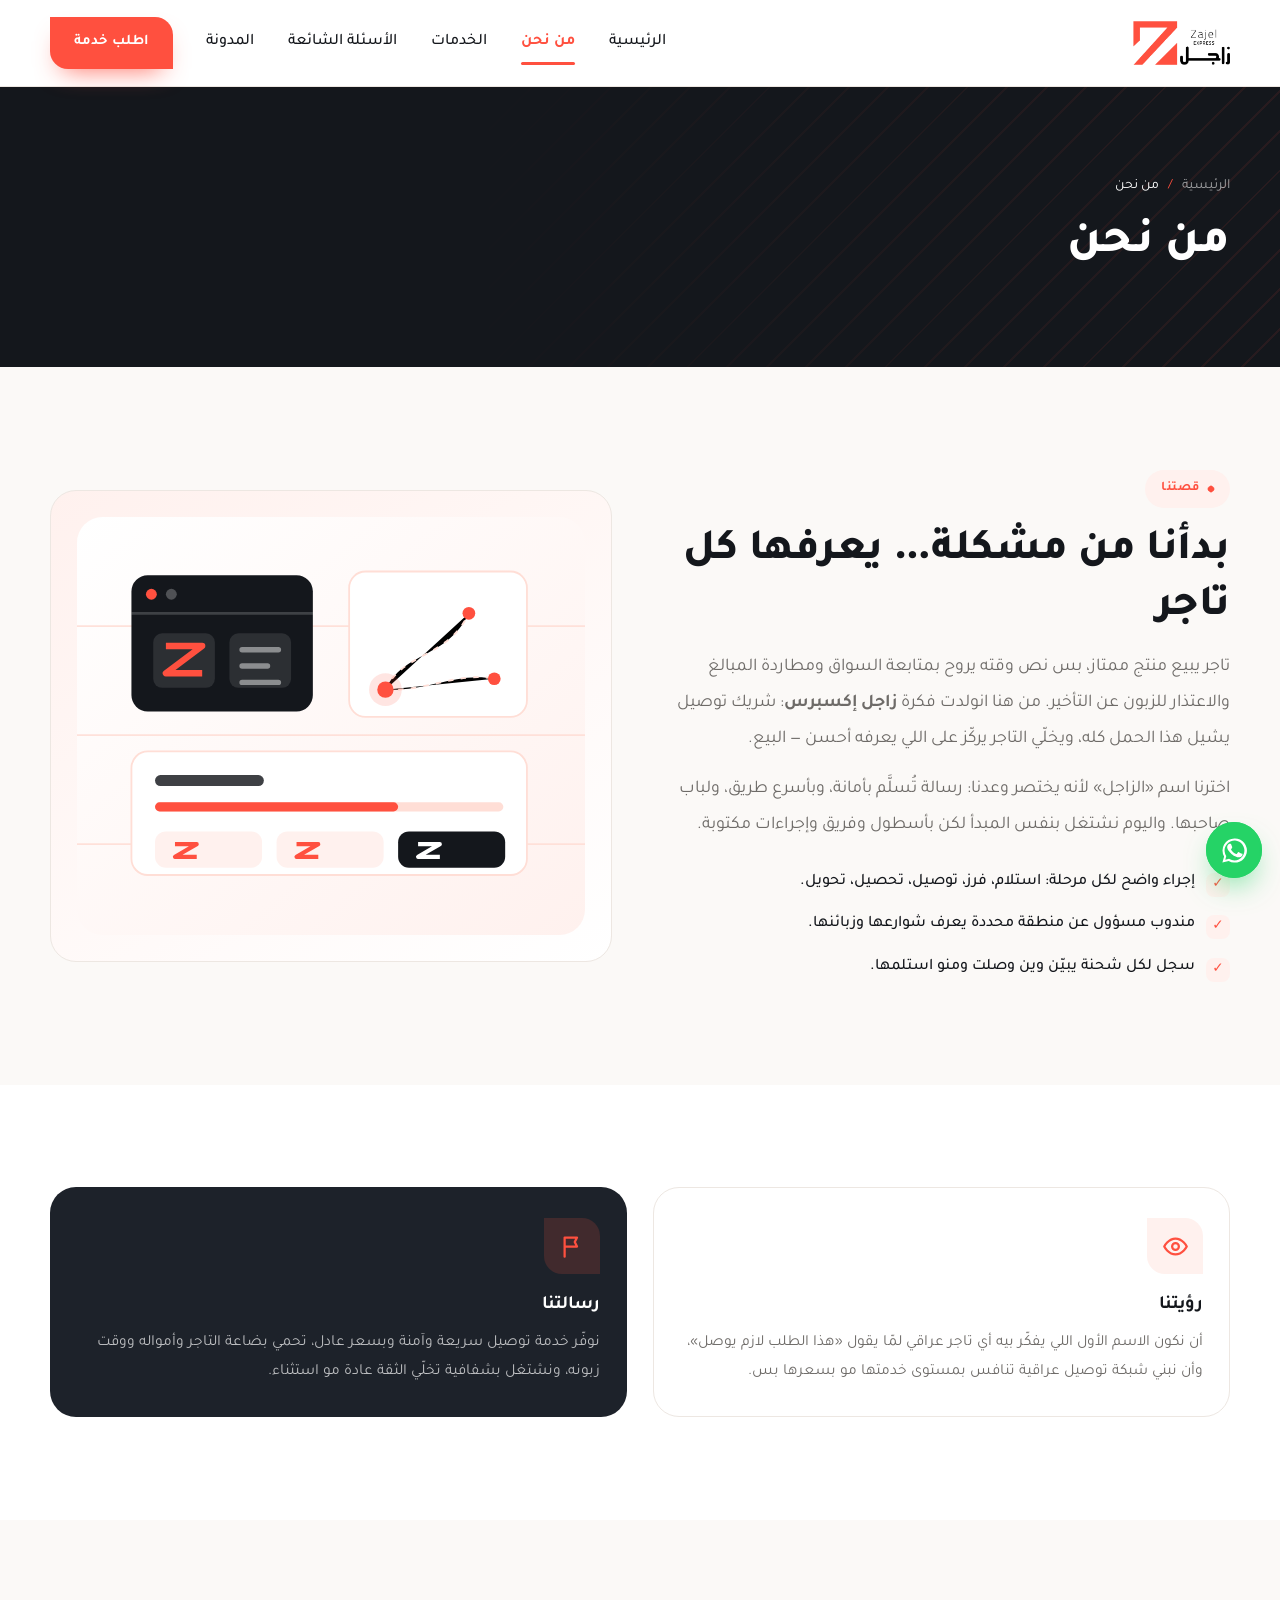
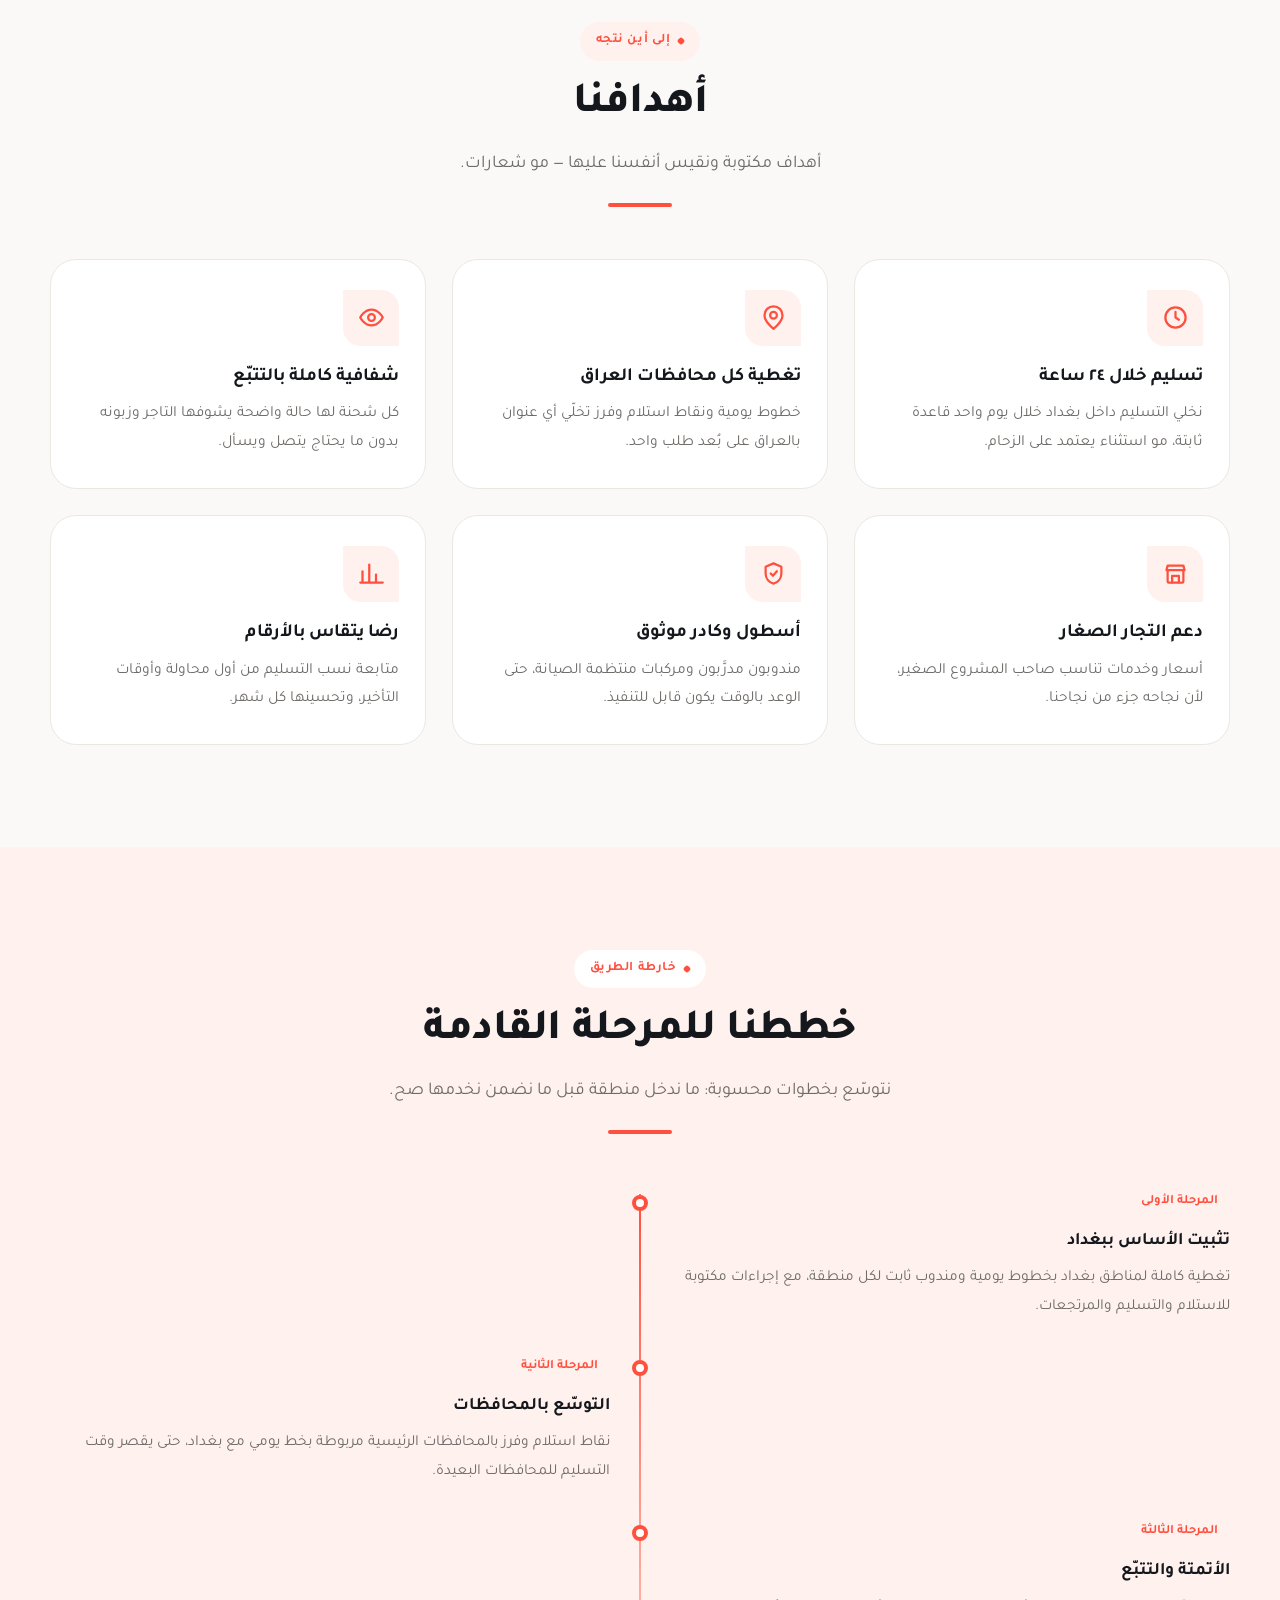
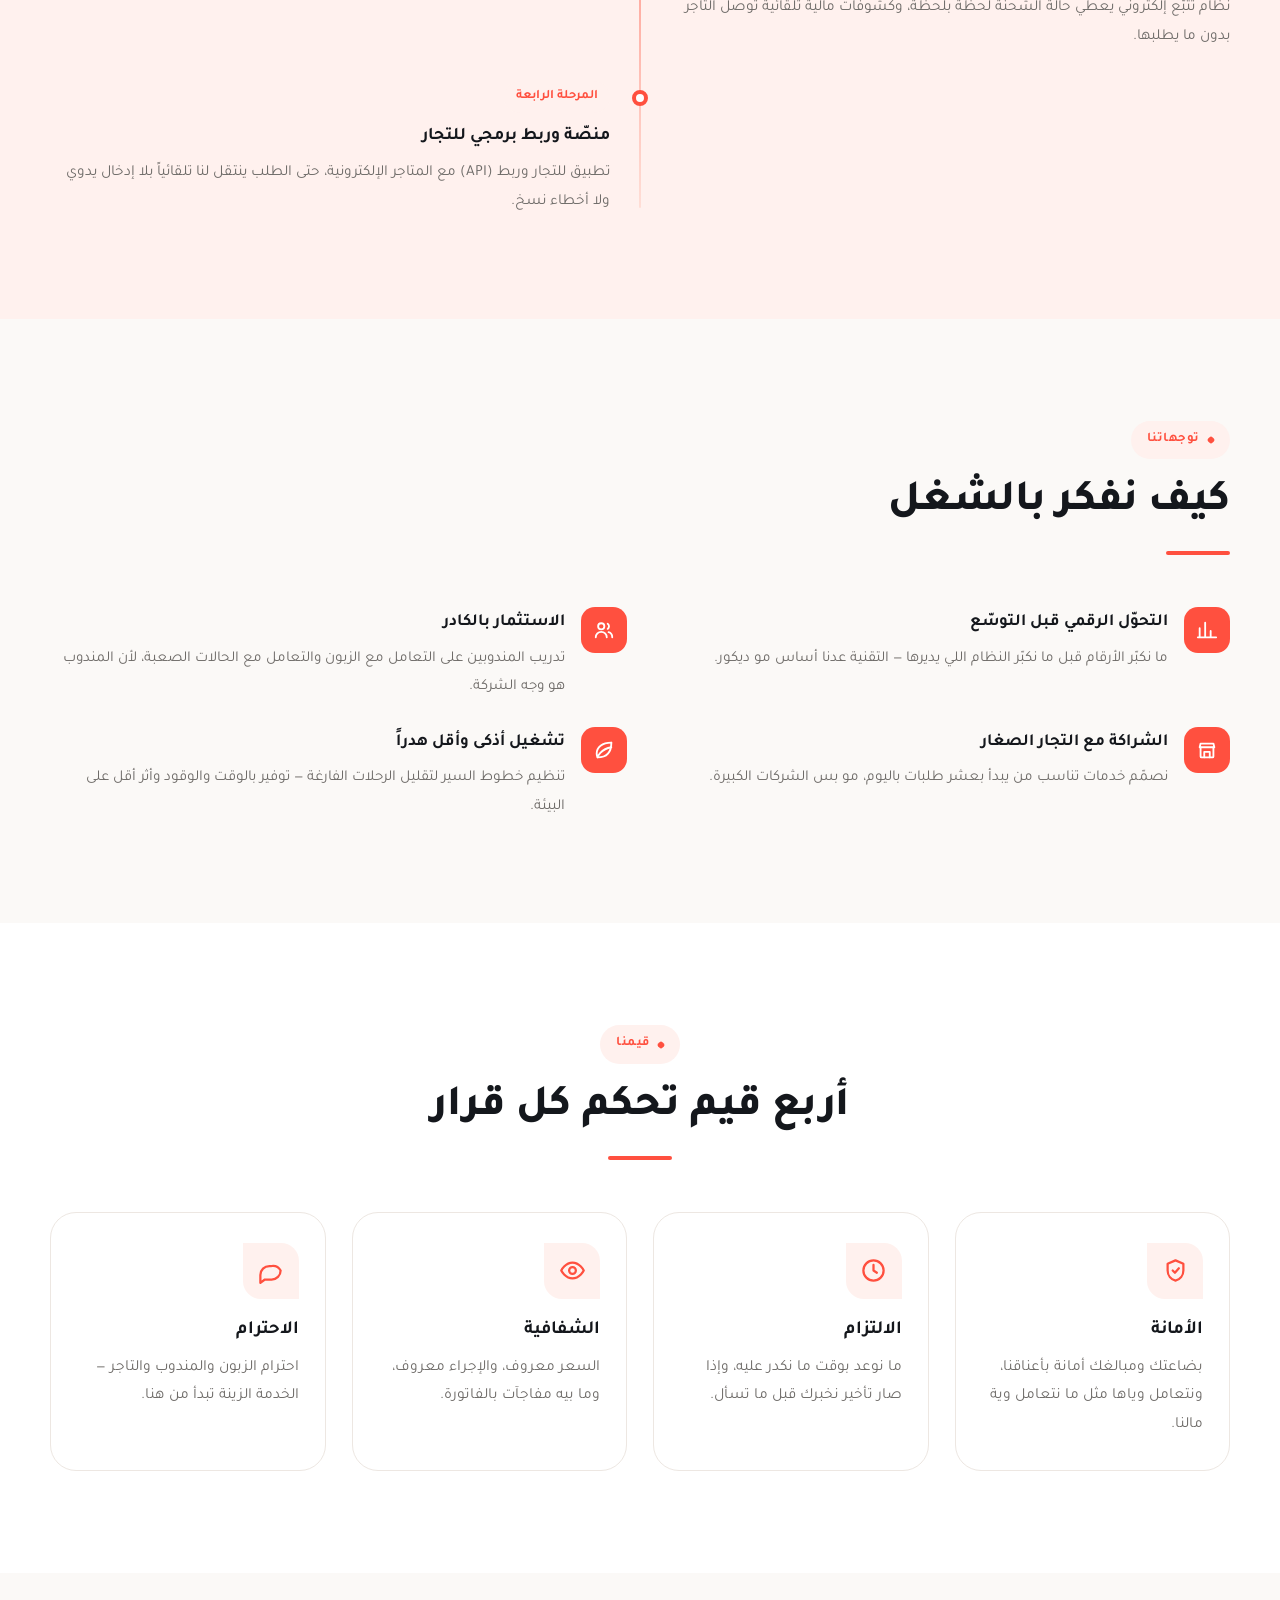
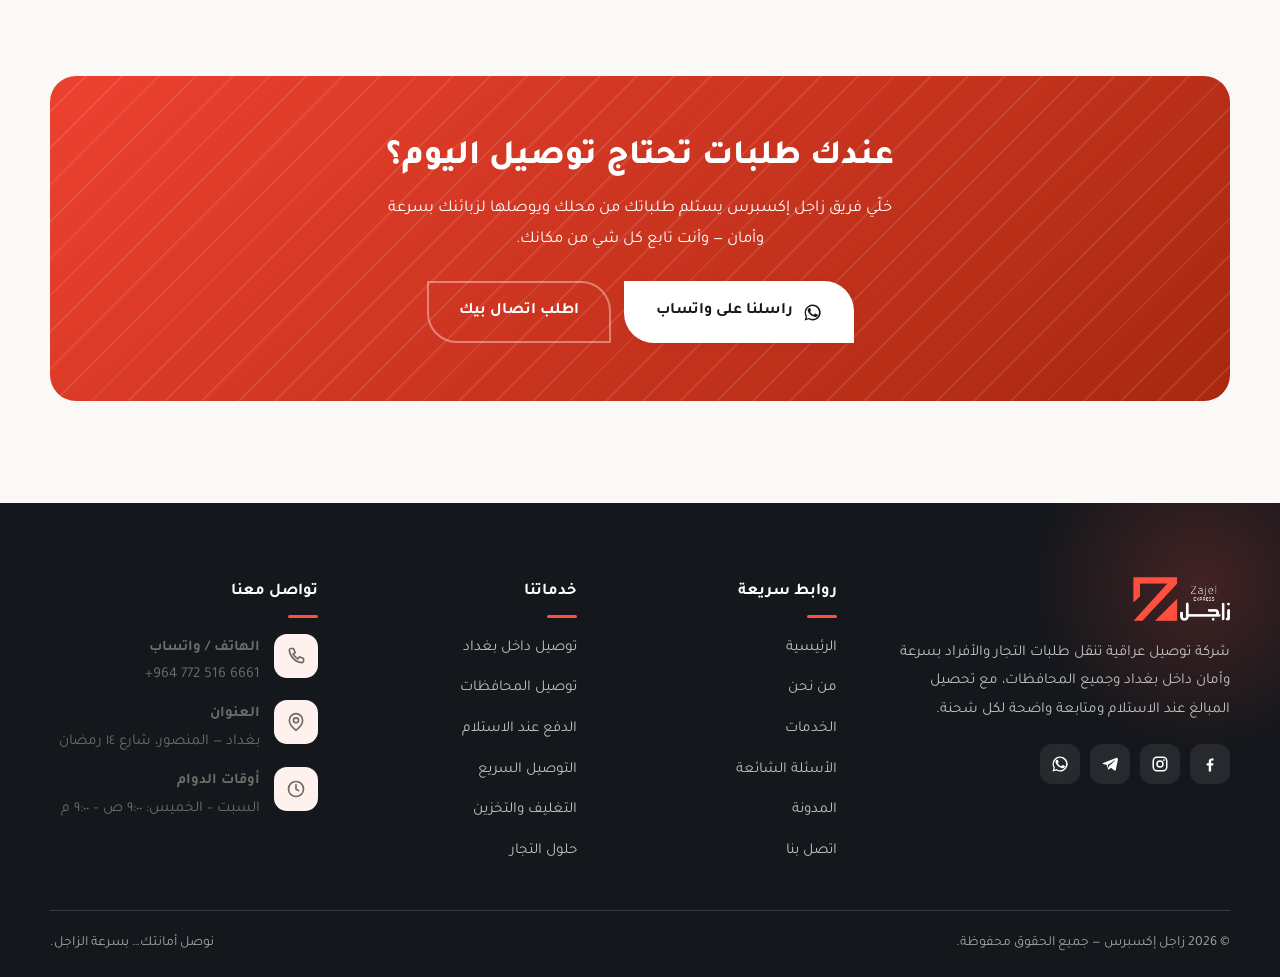
<file: about.html>
<!doctype html>
<html lang="ar" dir="rtl">
<head>
<meta charset="utf-8">
<meta name="viewport" content="width=device-width,initial-scale=1,viewport-fit=cover">
<title>من نحن | زاجل إكسبرس — أهدافنا وخططنا وتوجهاتنا</title>
<meta name="description" content="تعرّف على شركة زاجل إكسبرس للتوصيل: قصتنا، رؤيتنا، رسالتنا، أهدافنا، خطط التوسّع بالمحافظات، وتوجهاتنا التقنية.">
<meta name="theme-color" content="#14171C">
<meta name="author" content="زاجل إكسبرس">
<link rel="icon" type="image/png" href="favicon.png">
<link rel="apple-touch-icon" href="assets/img/apple-touch-icon.png">
<meta property="og:type" content="website">
<meta property="og:site_name" content="زاجل إكسبرس">
<meta property="og:locale" content="ar_IQ">
<meta property="og:title" content="من نحن | زاجل إكسبرس — أهدافنا وخططنا وتوجهاتنا">
<meta property="og:description" content="تعرّف على شركة زاجل إكسبرس للتوصيل: قصتنا، رؤيتنا، رسالتنا، أهدافنا، خطط التوسّع بالمحافظات، وتوجهاتنا التقنية.">
<meta property="og:image" content="https://zajeliraq.com/assets/img/og-cover.png">
<meta name="twitter:card" content="summary_large_image">
<link rel="canonical" href="https://zajeliraq.com/about">
<meta property="og:url" content="https://zajeliraq.com/about">

<link rel="preconnect" href="https://fonts.googleapis.com">
<link rel="preconnect" href="https://fonts.gstatic.com" crossorigin>
<link rel="stylesheet" href="https://fonts.googleapis.com/css2?family=Tajawal:wght@400;500;700;800&display=swap">
<link rel="stylesheet" href="assets/css/style.css">
</head>
<body>
<a href="#main" class="sr-only">تخطَّ إلى المحتوى</a>
<header class="header">
  <div class="wrap header__in">
    <a class="brand" href="index.html" aria-label="زاجل إكسبرس — الصفحة الرئيسية">
      <img src="assets/img/logo.png" width="176" height="80" alt="زاجل إكسبرس">
    </a>
    <nav class="nav" aria-label="القائمة الرئيسية"><a href="index.html">الرئيسية</a><a href="about.html" class="is-active">من نحن</a><a href="index.html#services">الخدمات</a><a href="faq.html">الأسئلة الشائعة</a><a href="blog.html">المدونة</a></nav>
    <a class="btn btn-brand btn-sm header__cta" href="contact.html">اطلب خدمة</a>
    <button class="burger" type="button" aria-label="فتح القائمة" aria-expanded="false" aria-controls="drawer">
      <span></span><span></span><span></span>
    </button>
  </div>
</header>

<div class="drawer" id="drawer" aria-hidden="true" aria-label="قائمة التنقّل">
  <div class="wrap" style="display:flex;flex-direction:column;flex:1">
    <div class="drawer__top">
      <img src="assets/img/logo-light.png" width="176" height="80" alt="زاجل إكسبرس">
      <button class="drawer__close" type="button" aria-label="إغلاق القائمة">&times;</button>
    </div>
    <nav aria-label="قائمة الموبايل"><a href="index.html">الرئيسية</a><a href="about.html" class="is-active">من نحن</a><a href="index.html#services">الخدمات</a><a href="faq.html">الأسئلة الشائعة</a><a href="blog.html">المدونة</a><a href="contact.html">اتصل بنا</a></nav>
    <div class="drawer__foot">
      <a class="btn btn-brand" href="https://wa.me/9647725166661" target="_blank" rel="noopener"><svg viewBox="0 0 24 24" fill="currentColor"><path d="M17.5 14.4c-.3-.2-1.7-.9-2-1s-.5-.1-.7.2-.8 1-.9 1.2-.3.2-.6.1a8.2 8.2 0 0 1-2.4-1.5 9 9 0 0 1-1.7-2.1c-.2-.3 0-.5.1-.6l.5-.6.3-.5v-.5l-.9-2.2c-.3-.6-.5-.5-.7-.5h-.6a1.2 1.2 0 0 0-.9.4A3.6 3.6 0 0 0 5.9 9c0 1.5 1.1 3 1.3 3.2s2.2 3.3 5.3 4.6a17 17 0 0 0 1.8.7 4.3 4.3 0 0 0 2 .1 3.2 3.2 0 0 0 2.1-1.5 2.6 2.6 0 0 0 .2-1.5zM12 2a10 10 0 0 0-8.6 15L2 22l5.2-1.4A10 10 0 1 0 12 2zm0 18.2a8.2 8.2 0 0 1-4.2-1.2l-.3-.2-3.1.8.8-3-.2-.3A8.2 8.2 0 1 1 12 20.2z"/></svg> تواصل عبر واتساب</a>
      <a class="btn btn-outline-light" href="tel:+9647725166661"><svg viewBox="0 0 24 24" fill="none" stroke="currentColor" stroke-width="2" stroke-linecap="round" stroke-linejoin="round"><path d="M6 3h3l2 5-2.5 1.5a12 12 0 0 0 6 6L16 13l5 2v3a2 2 0 0 1-2.2 2A17 17 0 0 1 4 5.2 2 2 0 0 1 6 3z"/></svg> <span dir="ltr">+964 772 516 6661</span></a>
    </div>
  </div>
</div>

<main id="main">
<section class="page-head">
  <div class="wrap">
    <div class="crumbs"><a href="index.html">الرئيسية</a><span>/</span><span style="color:#fff">من نحن</span></div>
    <h1>من نحن</h1>
  </div>
</section>
<section class="section">
  <div class="wrap split split--rev">
    <div class="split__art reveal">
      <img src="assets/img/about-art.svg" width="560" height="460" alt="مركز فرز زاجل إكسبرس وخطوط التوزيع على المحافظات">
    </div>
    <div class="reveal" data-d="1">
      <span class="eyebrow">قصتنا</span>
      <h2 class="title">بدأنا من مشكلة… يعرفها كل تاجر</h2>
      <p class="lead">تاجر يبيع منتج ممتاز، بس نص وقته يروح بمتابعة السواق ومطاردة المبالغ والاعتذار للزبون عن التأخير. من هنا انولدت فكرة <strong>زاجل إكسبرس</strong>: شريك توصيل يشيل هذا الحمل كله، ويخلّي التاجر يركّز على اللي يعرفه أحسن — البيع.</p>
      <p class="lead">اخترنا اسم «الزاجل» لأنه يختصر وعدنا: رسالة تُسلَّم بأمانة، وبأسرع طريق، ولباب صاحبها. واليوم نشتغل بنفس المبدأ لكن بأسطول وفريق وإجراءات مكتوبة.</p>
      <ul class="checklist">
        <li>إجراء واضح لكل مرحلة: استلام، فرز، توصيل، تحصيل، تحويل.</li>
        <li>مندوب مسؤول عن منطقة محددة يعرف شوارعها وزبائنها.</li>
        <li>سجل لكل شحنة يبيّن وين وصلت ومنو استلمها.</li>
      </ul>
    </div>
  </div>
</section>

<section class="section section--paper">
  <div class="wrap">
    <div class="grid grid-2">
      <article class="card reveal">
        <div class="card__icon"><svg viewBox="0 0 24 24" fill="none" stroke="currentColor" stroke-width="2" stroke-linecap="round" stroke-linejoin="round"><path d="M2 12s3.5-7 10-7 10 7 10 7-3.5 7-10 7S2 12 2 12z"/><circle cx="12" cy="12" r="3"/></svg></div>
        <h3>رؤيتنا</h3>
        <p>أن نكون الاسم الأول اللي يفكّر بيه أي تاجر عراقي لمّا يقول «هذا الطلب لازم يوصل»، وأن نبني شبكة توصيل عراقية تنافس بمستوى خدمتها مو بسعرها بس.</p>
      </article>
      <article class="card card--ink reveal" data-d="1">
        <div class="card__icon"><svg viewBox="0 0 24 24" fill="none" stroke="currentColor" stroke-width="2" stroke-linecap="round" stroke-linejoin="round"><path d="M5 21V4M5 4h11l-2 4 2 4H5"/></svg></div>
        <h3>رسالتنا</h3>
        <p>نوفّر خدمة توصيل سريعة وآمنة وبسعر عادل، تحمي بضاعة التاجر وأمواله ووقت زبونه، ونشتغل بشفافية تخلّي الثقة عادة مو استثناء.</p>
      </article>
    </div>
  </div>
</section>

<section class="section">
  <div class="wrap">
    <div class="section-head center reveal">
      <span class="eyebrow">إلى أين نتجه</span>
      <h2 class="title">أهدافنا</h2>
      <p class="lead">أهداف مكتوبة ونقيس أنفسنا عليها — مو شعارات.</p>
      <div class="rule"></div>
    </div>
    <div class="grid grid-3"><article class="card reveal" data-d="1"><div class="card__icon"><svg viewBox="0 0 24 24" fill="none" stroke="currentColor" stroke-width="2" stroke-linecap="round" stroke-linejoin="round"><circle cx="12" cy="12" r="9"/><path d="M12 7v5l3 2"/></svg></div><h3>تسليم خلال ٢٤ ساعة</h3><p>نخلي التسليم داخل بغداد خلال يوم واحد قاعدة ثابتة، مو استثناء يعتمد على الزحام.</p></article><article class="card reveal" data-d="2"><div class="card__icon"><svg viewBox="0 0 24 24" fill="none" stroke="currentColor" stroke-width="2" stroke-linecap="round" stroke-linejoin="round"><path d="M20 10c0 6-8 12-8 12s-8-6-8-12a8 8 0 0 1 16 0z"/><circle cx="12" cy="10" r="3"/></svg></div><h3>تغطية كل محافظات العراق</h3><p>خطوط يومية ونقاط استلام وفرز تخلّي أي عنوان بالعراق على بُعد طلب واحد.</p></article><article class="card reveal" data-d="3"><div class="card__icon"><svg viewBox="0 0 24 24" fill="none" stroke="currentColor" stroke-width="2" stroke-linecap="round" stroke-linejoin="round"><path d="M2 12s3.5-7 10-7 10 7 10 7-3.5 7-10 7S2 12 2 12z"/><circle cx="12" cy="12" r="3"/></svg></div><h3>شفافية كاملة بالتتبّع</h3><p>كل شحنة لها حالة واضحة يشوفها التاجر وزبونه بدون ما يحتاج يتصل ويسأل.</p></article><article class="card reveal" data-d="1"><div class="card__icon"><svg viewBox="0 0 24 24" fill="none" stroke="currentColor" stroke-width="2" stroke-linecap="round" stroke-linejoin="round"><path d="M4 9h16l-1-4H5z"/><path d="M5 9v10a1 1 0 0 0 1 1h12a1 1 0 0 0 1-1V9"/><path d="M9 20v-6h6v6"/></svg></div><h3>دعم التجار الصغار</h3><p>أسعار وخدمات تناسب صاحب المشروع الصغير، لأن نجاحه جزء من نجاحنا.</p></article><article class="card reveal" data-d="2"><div class="card__icon"><svg viewBox="0 0 24 24" fill="none" stroke="currentColor" stroke-width="2" stroke-linecap="round" stroke-linejoin="round"><path d="M12 3 5 6v6c0 4.5 3 8 7 9 4-1 7-4.5 7-9V6z"/><path d="m9.5 12 2 2 3.5-4"/></svg></div><h3>أسطول وكادر موثوق</h3><p>مندوبون مدرَّبون ومركبات منتظمة الصيانة، حتى الوعد بالوقت يكون قابل للتنفيذ.</p></article><article class="card reveal" data-d="3"><div class="card__icon"><svg viewBox="0 0 24 24" fill="none" stroke="currentColor" stroke-width="2" stroke-linecap="round" stroke-linejoin="round"><path d="M4 20V10M10 20V4M16 20v-7M22 20H2"/></svg></div><h3>رضا يتقاس بالأرقام</h3><p>متابعة نسب التسليم من أول محاولة وأوقات التأخير، وتحسينها كل شهر.</p></article></div>
  </div>
</section>

<section class="section section--tint">
  <div class="wrap">
    <div class="section-head center reveal">
      <span class="eyebrow">خارطة الطريق</span>
      <h2 class="title">خططنا للمرحلة القادمة</h2>
      <p class="lead">نتوسّع بخطوات محسوبة: ما ندخل منطقة قبل ما نضمن نخدمها صح.</p>
      <div class="rule"></div>
    </div>
    <div class="timeline">
      <div class="tl reveal"><span class="tl__tag">المرحلة الأولى</span><h3>تثبيت الأساس ببغداد</h3><p>تغطية كاملة لمناطق بغداد بخطوط يومية ومندوب ثابت لكل منطقة، مع إجراءات مكتوبة للاستلام والتسليم والمرتجعات.</p></div>
      <div class="tl reveal" data-d="1"><span class="tl__tag">المرحلة الثانية</span><h3>التوسّع بالمحافظات</h3><p>نقاط استلام وفرز بالمحافظات الرئيسية مربوطة بخط يومي مع بغداد، حتى يقصر وقت التسليم للمحافظات البعيدة.</p></div>
      <div class="tl reveal" data-d="2"><span class="tl__tag">المرحلة الثالثة</span><h3>الأتمتة والتتبّع</h3><p>نظام تتبّع إلكتروني يعطي حالة الشحنة لحظة بلحظة، وكشوفات مالية تلقائية توصل التاجر بدون ما يطلبها.</p></div>
      <div class="tl reveal" data-d="3"><span class="tl__tag">المرحلة الرابعة</span><h3>منصّة وربط برمجي للتجار</h3><p>تطبيق للتجار وربط (API) مع المتاجر الإلكترونية، حتى الطلب ينتقل لنا تلقائياً بلا إدخال يدوي ولا أخطاء نسخ.</p></div>
    </div>
  </div>
</section>

<section class="section">
  <div class="wrap">
    <div class="section-head reveal">
      <span class="eyebrow">توجهاتنا</span>
      <h2 class="title">كيف نفكر بالشغل</h2>
      <div class="rule"></div>
    </div>
    <div class="grid grid-2"><div class="feature reveal" data-d="1"><div class="feature__ic"><svg viewBox="0 0 24 24" fill="none" stroke="currentColor" stroke-width="2" stroke-linecap="round" stroke-linejoin="round"><path d="M4 20V10M10 20V4M16 20v-7M22 20H2"/></svg></div><div><h3>التحوّل الرقمي قبل التوسّع</h3><p>ما نكبّر الأرقام قبل ما نكبّر النظام اللي يديرها — التقنية عدنا أساس مو ديكور.</p></div></div><div class="feature reveal" data-d="2"><div class="feature__ic"><svg viewBox="0 0 24 24" fill="none" stroke="currentColor" stroke-width="2" stroke-linecap="round" stroke-linejoin="round"><circle cx="9" cy="8" r="3.4"/><path d="M3 20c0-3.3 2.7-6 6-6s6 2.7 6 6"/><path d="M16 5.2a3.4 3.4 0 0 1 0 5.6M17 14.4c2.4.7 4 2.9 4 5.6"/></svg></div><div><h3>الاستثمار بالكادر</h3><p>تدريب المندوبين على التعامل مع الزبون والتعامل مع الحالات الصعبة، لأن المندوب هو وجه الشركة.</p></div></div><div class="feature reveal" data-d="1"><div class="feature__ic"><svg viewBox="0 0 24 24" fill="none" stroke="currentColor" stroke-width="2" stroke-linecap="round" stroke-linejoin="round"><path d="M4 9h16l-1-4H5z"/><path d="M5 9v10a1 1 0 0 0 1 1h12a1 1 0 0 0 1-1V9"/><path d="M9 20v-6h6v6"/></svg></div><div><h3>الشراكة مع التجار الصغار</h3><p>نصمّم خدمات تناسب من يبدأ بعشر طلبات باليوم، مو بس الشركات الكبيرة.</p></div></div><div class="feature reveal" data-d="2"><div class="feature__ic"><svg viewBox="0 0 24 24" fill="none" stroke="currentColor" stroke-width="2" stroke-linecap="round" stroke-linejoin="round"><path d="M20 4C10 4 4 9 4 16c0 2 1 4 1 4s3-9 15-11"/><path d="M5 20c8 0 15-4 15-16"/></svg></div><div><h3>تشغيل أذكى وأقل هدراً</h3><p>تنظيم خطوط السير لتقليل الرحلات الفارغة — توفير بالوقت والوقود وأثر أقل على البيئة.</p></div></div></div>
  </div>
</section>

<section class="section section--paper">
  <div class="wrap">
    <div class="section-head center reveal">
      <span class="eyebrow">قيمنا</span>
      <h2 class="title">أربع قيم تحكم كل قرار</h2>
      <div class="rule"></div>
    </div>
    <div class="grid grid-4"><article class="card reveal" data-d="1"><div class="card__icon"><svg viewBox="0 0 24 24" fill="none" stroke="currentColor" stroke-width="2" stroke-linecap="round" stroke-linejoin="round"><path d="M12 3 5 6v6c0 4.5 3 8 7 9 4-1 7-4.5 7-9V6z"/><path d="m9.5 12 2 2 3.5-4"/></svg></div><h3>الأمانة</h3><p>بضاعتك ومبالغك أمانة بأعناقنا، ونتعامل وياها مثل ما نتعامل وية مالنا.</p></article><article class="card reveal" data-d="2"><div class="card__icon"><svg viewBox="0 0 24 24" fill="none" stroke="currentColor" stroke-width="2" stroke-linecap="round" stroke-linejoin="round"><circle cx="12" cy="12" r="9"/><path d="M12 7v5l3 2"/></svg></div><h3>الالتزام</h3><p>ما نوعد بوقت ما نكدر عليه، وإذا صار تأخير نخبرك قبل ما تسأل.</p></article><article class="card reveal" data-d="3"><div class="card__icon"><svg viewBox="0 0 24 24" fill="none" stroke="currentColor" stroke-width="2" stroke-linecap="round" stroke-linejoin="round"><path d="M2 12s3.5-7 10-7 10 7 10 7-3.5 7-10 7S2 12 2 12z"/><circle cx="12" cy="12" r="3"/></svg></div><h3>الشفافية</h3><p>السعر معروف، والإجراء معروف، وما بيه مفاجآت بالفاتورة.</p></article><article class="card reveal" data-d="1"><div class="card__icon"><svg viewBox="0 0 24 24" fill="none" stroke="currentColor" stroke-width="2" stroke-linecap="round" stroke-linejoin="round"><path d="M21 12a8 8 0 0 1-8 8H7l-4 3v-7a8 8 0 0 1 8-8h2a8 8 0 0 1 8 4z"/></svg></div><h3>الاحترام</h3><p>احترام الزبون والمندوب والتاجر — الخدمة الزينة تبدأ من هنا.</p></article></div>
  </div>
</section>

<section class="section">
  <div class="wrap">
    <div class="cta-band reveal">
      <h2>عندك طلبات تحتاج توصيل اليوم؟</h2>
      <p>خلّي فريق زاجل إكسبرس يستلم طلباتك من محلك ويوصلها لزبائنك بسرعة وأمان — وأنت تابع كل شي من مكانك.</p>
      <div class="btns">
        <a class="btn btn-white" href="https://wa.me/9647725166661" target="_blank" rel="noopener"><svg viewBox="0 0 24 24" fill="currentColor"><path d="M17.5 14.4c-.3-.2-1.7-.9-2-1s-.5-.1-.7.2-.8 1-.9 1.2-.3.2-.6.1a8.2 8.2 0 0 1-2.4-1.5 9 9 0 0 1-1.7-2.1c-.2-.3 0-.5.1-.6l.5-.6.3-.5v-.5l-.9-2.2c-.3-.6-.5-.5-.7-.5h-.6a1.2 1.2 0 0 0-.9.4A3.6 3.6 0 0 0 5.9 9c0 1.5 1.1 3 1.3 3.2s2.2 3.3 5.3 4.6a17 17 0 0 0 1.8.7 4.3 4.3 0 0 0 2 .1 3.2 3.2 0 0 0 2.1-1.5 2.6 2.6 0 0 0 .2-1.5zM12 2a10 10 0 0 0-8.6 15L2 22l5.2-1.4A10 10 0 1 0 12 2zm0 18.2a8.2 8.2 0 0 1-4.2-1.2l-.3-.2-3.1.8.8-3-.2-.3A8.2 8.2 0 1 1 12 20.2z"/></svg> راسلنا على واتساب</a>
        <a class="btn btn-outline-light" href="contact.html">اطلب اتصال بيك</a>
      </div>
    </div>
  </div>
</section>

</main>

<footer class="footer">
  <div class="wrap">
    <div class="footer__grid">
      <div class="footer__brand">
        <img src="assets/img/logo-light.png" width="176" height="80" alt="زاجل إكسبرس">
        <p>شركة توصيل عراقية تنقل طلبات التجار والأفراد بسرعة وأمان داخل بغداد وجميع المحافظات، مع تحصيل المبالغ عند الاستلام ومتابعة واضحة لكل شحنة.</p>
        <div class="socials">
          <a href="#" aria-label="فيسبوك"><svg viewBox="0 0 24 24" fill="currentColor"><path d="M13.5 22v-8h2.7l.4-3.1h-3.1V8.9c0-.9.25-1.5 1.55-1.5H16.7V4.6A22 22 0 0 0 14.3 4.5c-2.4 0-4 1.45-4 4.1v2.3H7.6V14h2.7v8z"/></svg></a>
          <a href="#" aria-label="إنستغرام"><svg viewBox="0 0 24 24" fill="none" stroke="currentColor" stroke-width="2"><rect x="3" y="3" width="18" height="18" rx="5"/><circle cx="12" cy="12" r="4"/><circle cx="17.2" cy="6.8" r="1.2" fill="currentColor" stroke="none"/></svg></a>
          <a href="#" aria-label="تيليغرام"><svg viewBox="0 0 24 24" fill="currentColor"><path d="M21.7 3.4 2.9 10.6c-1 .4-1 1 .1 1.3l4.7 1.5 1.8 5.6c.2.6.4.8 1 .3l2.6-2.2 4.9 3.6c.9.5 1.4.2 1.6-.8l3-14c.3-1.2-.4-1.8-1.9-1.5zM8.9 13.2l9.3-5.9c.4-.3.8-.1.5.2l-7.9 7.2-.3 3.3z"/></svg></a>
          <a href="https://wa.me/9647725166661" target="_blank" rel="noopener" aria-label="واتساب"><svg viewBox="0 0 24 24" fill="currentColor"><path d="M17.5 14.4c-.3-.2-1.7-.9-2-1s-.5-.1-.7.2-.8 1-.9 1.2-.3.2-.6.1a8.2 8.2 0 0 1-2.4-1.5 9 9 0 0 1-1.7-2.1c-.2-.3 0-.5.1-.6l.5-.6.3-.5v-.5l-.9-2.2c-.3-.6-.5-.5-.7-.5h-.6a1.2 1.2 0 0 0-.9.4A3.6 3.6 0 0 0 5.9 9c0 1.5 1.1 3 1.3 3.2s2.2 3.3 5.3 4.6a17 17 0 0 0 1.8.7 4.3 4.3 0 0 0 2 .1 3.2 3.2 0 0 0 2.1-1.5 2.6 2.6 0 0 0 .2-1.5zM12 2a10 10 0 0 0-8.6 15L2 22l5.2-1.4A10 10 0 1 0 12 2zm0 18.2a8.2 8.2 0 0 1-4.2-1.2l-.3-.2-3.1.8.8-3-.2-.3A8.2 8.2 0 1 1 12 20.2z"/></svg></a>
        </div>
      </div>
      <div>
        <h4>روابط سريعة</h4>
        <ul><li><a href="index.html">الرئيسية</a></li><li><a href="about.html">من نحن</a></li><li><a href="index.html#services">الخدمات</a></li><li><a href="faq.html">الأسئلة الشائعة</a></li><li><a href="blog.html">المدونة</a></li><li><a href="contact.html">اتصل بنا</a></li></ul>
      </div>
      <div>
        <h4>خدماتنا</h4>
        <ul><li><a href="index.html#services">توصيل داخل بغداد</a></li><li><a href="index.html#services">توصيل المحافظات</a></li><li><a href="index.html#services">الدفع عند الاستلام</a></li><li><a href="index.html#services">التوصيل السريع</a></li><li><a href="index.html#services">التغليف والتخزين</a></li><li><a href="index.html#services">حلول التجار</a></li></ul>
      </div>
      <div>
        <h4>تواصل معنا</h4>
        <ul class="info-list">
          <li class="info"><span class="info__ic"><svg viewBox="0 0 24 24" fill="none" stroke="currentColor" stroke-width="2" stroke-linecap="round" stroke-linejoin="round"><path d="M6 3h3l2 5-2.5 1.5a12 12 0 0 0 6 6L16 13l5 2v3a2 2 0 0 1-2.2 2A17 17 0 0 1 4 5.2 2 2 0 0 1 6 3z"/></svg></span><span><b>الهاتف / واتساب</b><a href="tel:+9647725166661" dir="ltr">+964 772 516 6661</a></span></li>
          <li class="info"><span class="info__ic"><svg viewBox="0 0 24 24" fill="none" stroke="currentColor" stroke-width="2" stroke-linecap="round" stroke-linejoin="round"><path d="M20 10c0 6-8 12-8 12s-8-6-8-12a8 8 0 0 1 16 0z"/><circle cx="12" cy="10" r="3"/></svg></span><span><b>العنوان</b><span>بغداد — المنصور، شارع ١٤ رمضان</span></span></li>
          <li class="info"><span class="info__ic"><svg viewBox="0 0 24 24" fill="none" stroke="currentColor" stroke-width="2" stroke-linecap="round" stroke-linejoin="round"><circle cx="12" cy="12" r="9"/><path d="M12 7v5l3 2"/></svg></span><span><b>أوقات الدوام</b><span>السبت – الخميس: ٩:٠٠ ص – ٩:٠٠ م</span></span></li>
        </ul>
      </div>
    </div>
    <div class="footer__bar">
      <span>© <span data-year>2026</span> زاجل إكسبرس — جميع الحقوق محفوظة.</span>
      <span>نوصل أمانتك… بسرعة الزاجل.</span>
    </div>
  </div>
</footer>

<a class="wa" href="https://wa.me/9647725166661" target="_blank" rel="noopener" aria-label="تواصل معنا عبر واتساب"><svg viewBox="0 0 24 24" fill="currentColor"><path d="M17.5 14.4c-.3-.2-1.7-.9-2-1s-.5-.1-.7.2-.8 1-.9 1.2-.3.2-.6.1a8.2 8.2 0 0 1-2.4-1.5 9 9 0 0 1-1.7-2.1c-.2-.3 0-.5.1-.6l.5-.6.3-.5v-.5l-.9-2.2c-.3-.6-.5-.5-.7-.5h-.6a1.2 1.2 0 0 0-.9.4A3.6 3.6 0 0 0 5.9 9c0 1.5 1.1 3 1.3 3.2s2.2 3.3 5.3 4.6a17 17 0 0 0 1.8.7 4.3 4.3 0 0 0 2 .1 3.2 3.2 0 0 0 2.1-1.5 2.6 2.6 0 0 0 .2-1.5zM12 2a10 10 0 0 0-8.6 15L2 22l5.2-1.4A10 10 0 1 0 12 2zm0 18.2a8.2 8.2 0 0 1-4.2-1.2l-.3-.2-3.1.8.8-3-.2-.3A8.2 8.2 0 1 1 12 20.2z"/></svg></a>
<script src="assets/js/main.js" defer></script>
</body>
</html>
</file>
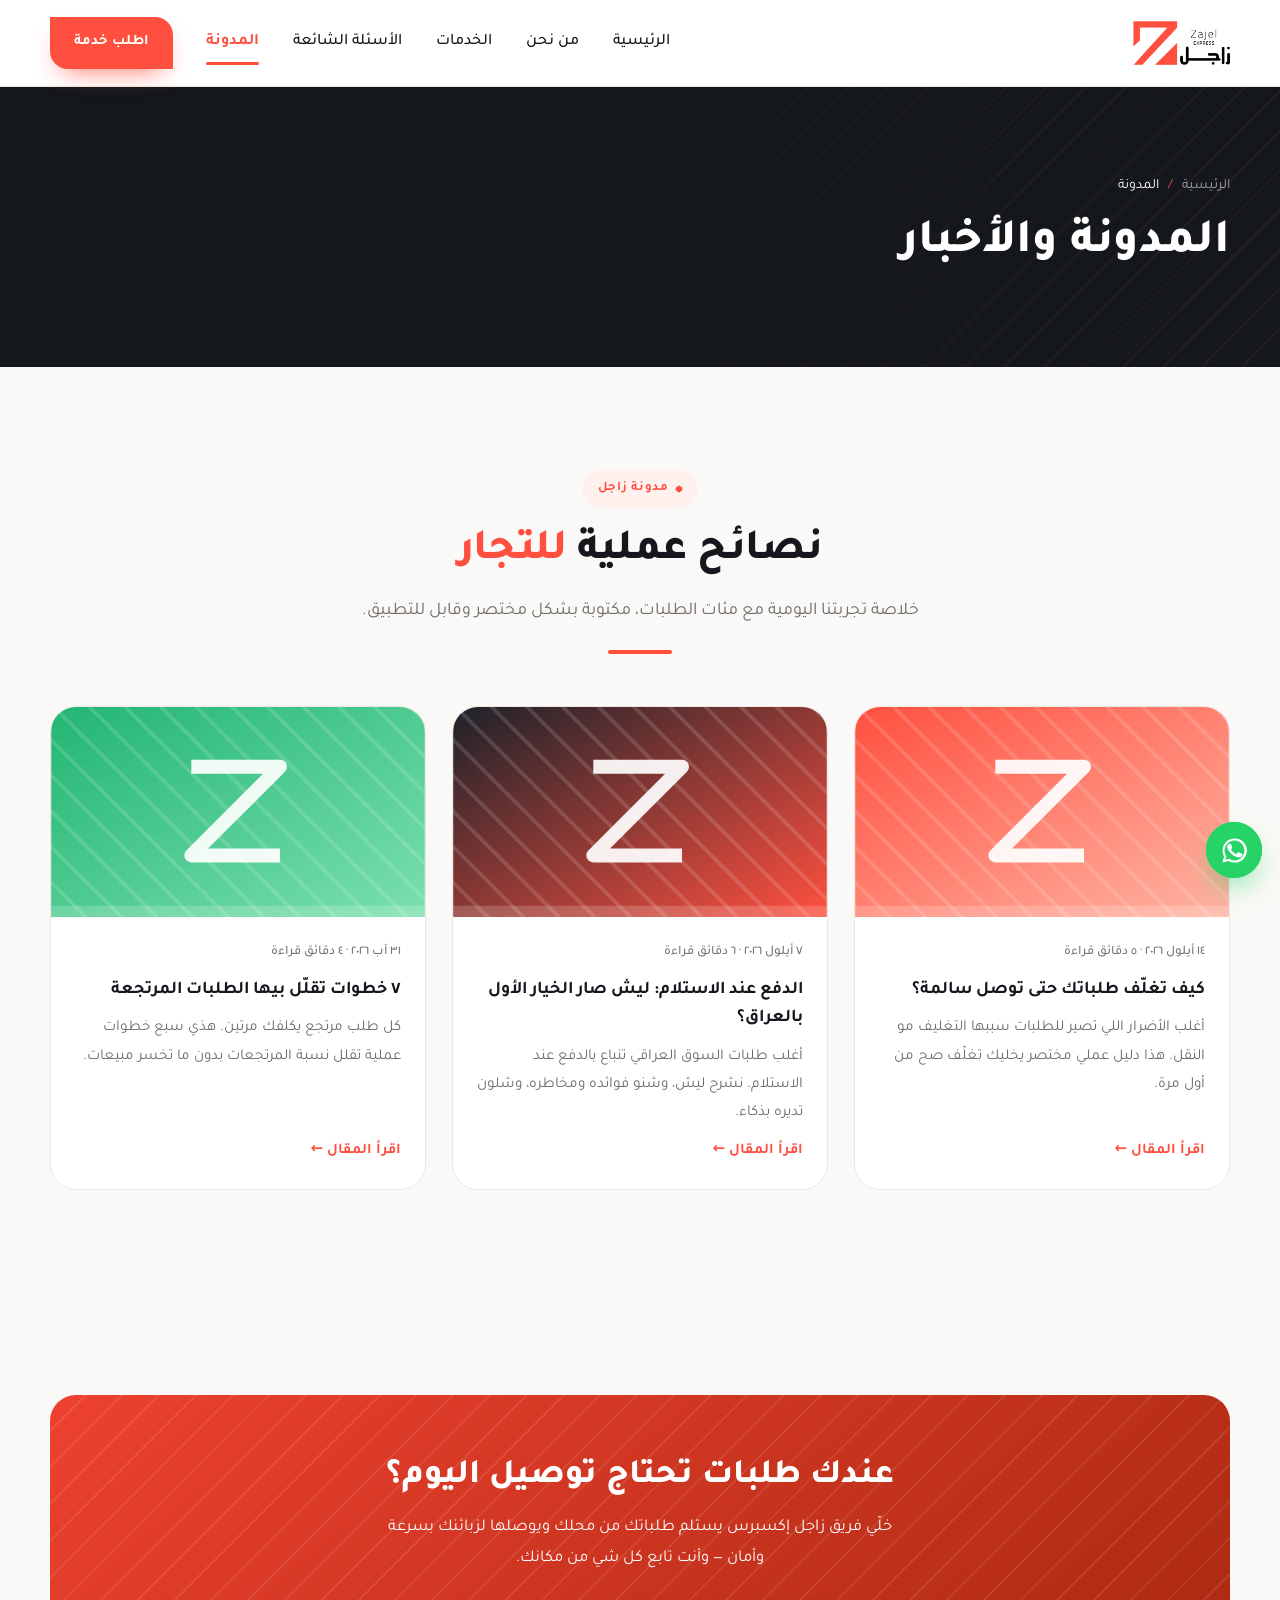
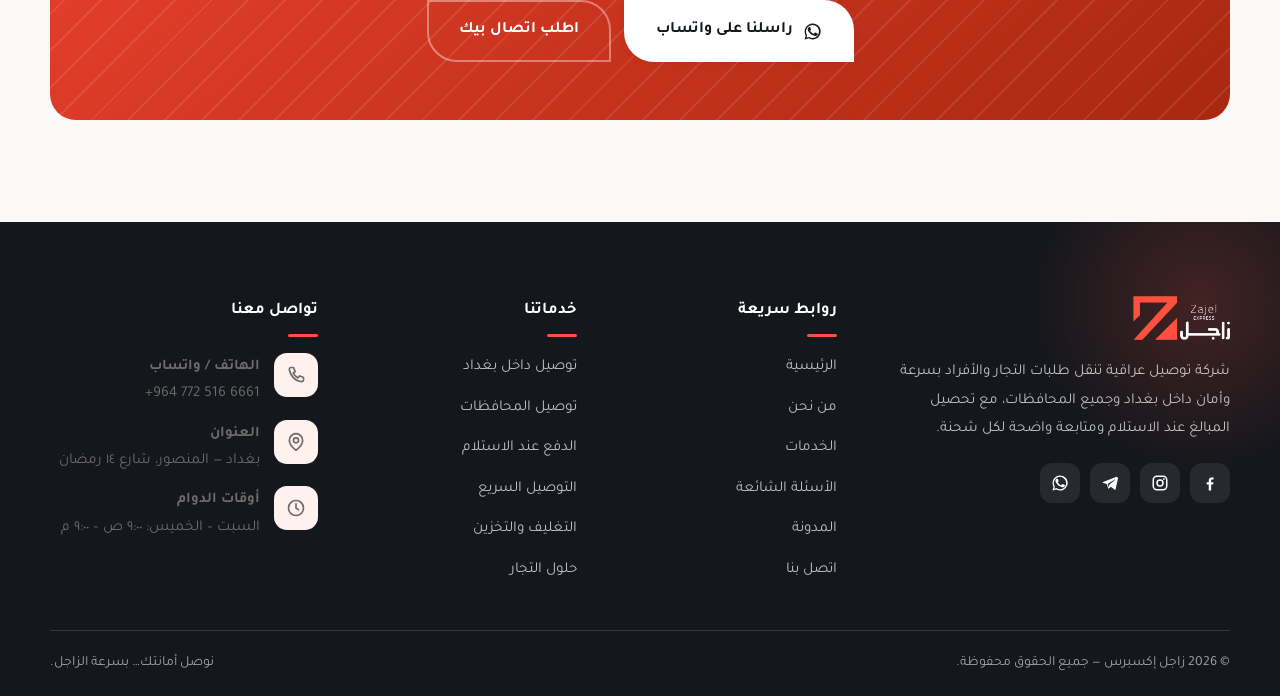
<file: blog.html>
<!doctype html>
<html lang="ar" dir="rtl">
<head>
<meta charset="utf-8">
<meta name="viewport" content="width=device-width,initial-scale=1,viewport-fit=cover">
<title>المدونة | نصائح للتجار من زاجل إكسبرس</title>
<meta name="description" content="مقالات ونصائح عملية للتجار وأصحاب المتاجر: التغليف، الدفع عند الاستلام، تقليل المرتجعات، وإدارة التوصيل.">
<meta name="theme-color" content="#14171C">
<meta name="author" content="زاجل إكسبرس">
<link rel="icon" type="image/png" href="favicon.png">
<link rel="apple-touch-icon" href="assets/img/apple-touch-icon.png">
<meta property="og:type" content="website">
<meta property="og:site_name" content="زاجل إكسبرس">
<meta property="og:locale" content="ar_IQ">
<meta property="og:title" content="المدونة | نصائح للتجار من زاجل إكسبرس">
<meta property="og:description" content="مقالات ونصائح عملية للتجار وأصحاب المتاجر: التغليف، الدفع عند الاستلام، تقليل المرتجعات، وإدارة التوصيل.">
<meta property="og:image" content="https://zajeliraq.com/assets/img/og-cover.png">
<meta name="twitter:card" content="summary_large_image">
<link rel="canonical" href="https://zajeliraq.com/blog">
<meta property="og:url" content="https://zajeliraq.com/blog">

<link rel="preconnect" href="https://fonts.googleapis.com">
<link rel="preconnect" href="https://fonts.gstatic.com" crossorigin>
<link rel="stylesheet" href="https://fonts.googleapis.com/css2?family=Tajawal:wght@400;500;700;800&display=swap">
<link rel="stylesheet" href="assets/css/style.css">
</head>
<body>
<a href="#main" class="sr-only">تخطَّ إلى المحتوى</a>
<header class="header">
  <div class="wrap header__in">
    <a class="brand" href="index.html" aria-label="زاجل إكسبرس — الصفحة الرئيسية">
      <img src="assets/img/logo.png" width="176" height="80" alt="زاجل إكسبرس">
    </a>
    <nav class="nav" aria-label="القائمة الرئيسية"><a href="index.html">الرئيسية</a><a href="about.html">من نحن</a><a href="index.html#services">الخدمات</a><a href="faq.html">الأسئلة الشائعة</a><a href="blog.html" class="is-active">المدونة</a></nav>
    <a class="btn btn-brand btn-sm header__cta" href="contact.html">اطلب خدمة</a>
    <button class="burger" type="button" aria-label="فتح القائمة" aria-expanded="false" aria-controls="drawer">
      <span></span><span></span><span></span>
    </button>
  </div>
</header>

<div class="drawer" id="drawer" aria-hidden="true" aria-label="قائمة التنقّل">
  <div class="wrap" style="display:flex;flex-direction:column;flex:1">
    <div class="drawer__top">
      <img src="assets/img/logo-light.png" width="176" height="80" alt="زاجل إكسبرس">
      <button class="drawer__close" type="button" aria-label="إغلاق القائمة">&times;</button>
    </div>
    <nav aria-label="قائمة الموبايل"><a href="index.html">الرئيسية</a><a href="about.html">من نحن</a><a href="index.html#services">الخدمات</a><a href="faq.html">الأسئلة الشائعة</a><a href="blog.html" class="is-active">المدونة</a><a href="contact.html">اتصل بنا</a></nav>
    <div class="drawer__foot">
      <a class="btn btn-brand" href="https://wa.me/9647725166661" target="_blank" rel="noopener"><svg viewBox="0 0 24 24" fill="currentColor"><path d="M17.5 14.4c-.3-.2-1.7-.9-2-1s-.5-.1-.7.2-.8 1-.9 1.2-.3.2-.6.1a8.2 8.2 0 0 1-2.4-1.5 9 9 0 0 1-1.7-2.1c-.2-.3 0-.5.1-.6l.5-.6.3-.5v-.5l-.9-2.2c-.3-.6-.5-.5-.7-.5h-.6a1.2 1.2 0 0 0-.9.4A3.6 3.6 0 0 0 5.9 9c0 1.5 1.1 3 1.3 3.2s2.2 3.3 5.3 4.6a17 17 0 0 0 1.8.7 4.3 4.3 0 0 0 2 .1 3.2 3.2 0 0 0 2.1-1.5 2.6 2.6 0 0 0 .2-1.5zM12 2a10 10 0 0 0-8.6 15L2 22l5.2-1.4A10 10 0 1 0 12 2zm0 18.2a8.2 8.2 0 0 1-4.2-1.2l-.3-.2-3.1.8.8-3-.2-.3A8.2 8.2 0 1 1 12 20.2z"/></svg> تواصل عبر واتساب</a>
      <a class="btn btn-outline-light" href="tel:+9647725166661"><svg viewBox="0 0 24 24" fill="none" stroke="currentColor" stroke-width="2" stroke-linecap="round" stroke-linejoin="round"><path d="M6 3h3l2 5-2.5 1.5a12 12 0 0 0 6 6L16 13l5 2v3a2 2 0 0 1-2.2 2A17 17 0 0 1 4 5.2 2 2 0 0 1 6 3z"/></svg> <span dir="ltr">+964 772 516 6661</span></a>
    </div>
  </div>
</div>

<main id="main">
<section class="page-head">
  <div class="wrap">
    <div class="crumbs"><a href="index.html">الرئيسية</a><span>/</span><span style="color:#fff">المدونة</span></div>
    <h1>المدونة والأخبار</h1>
  </div>
</section>
<section class="section">
  <div class="wrap">
    <div class="section-head center reveal">
      <span class="eyebrow">مدونة زاجل</span>
      <h2 class="title">نصائح عملية <span class="hl">للتجار</span></h2>
      <p class="lead">خلاصة تجربتنا اليومية مع مئات الطلبات، مكتوبة بشكل مختصر وقابل للتطبيق.</p>
      <div class="rule"></div>
    </div>
    <div class="grid grid-3"><article class="post-card reveal" data-d="1">
      <a class="post-card__cover" href="blog/post-1.html"><img src="assets/img/post-1.svg" width="800" height="450" alt="غلاف مقال: كيف تغلّف طلباتك حتى توصل سالمة؟" loading="lazy"></a>
      <div class="post-card__body">
        <span class="post-card__meta">١٤ أيلول ٢٠٢٦ · ٥ دقائق قراءة</span>
        <h3><a href="blog/post-1.html">كيف تغلّف طلباتك حتى توصل سالمة؟</a></h3>
        <p>أغلب الأضرار اللي تصير للطلبات سببها التغليف مو النقل. هذا دليل عملي مختصر يخليك تغلّف صح من أول مرة.</p>
        <a class="post-card__more" href="blog/post-1.html">اقرأ المقال ←</a>
      </div>
    </article><article class="post-card reveal" data-d="2">
      <a class="post-card__cover" href="blog/post-2.html"><img src="assets/img/post-2.svg" width="800" height="450" alt="غلاف مقال: الدفع عند الاستلام: ليش صار الخيار الأول بالعراق؟" loading="lazy"></a>
      <div class="post-card__body">
        <span class="post-card__meta">٧ أيلول ٢٠٢٦ · ٦ دقائق قراءة</span>
        <h3><a href="blog/post-2.html">الدفع عند الاستلام: ليش صار الخيار الأول بالعراق؟</a></h3>
        <p>أغلب طلبات السوق العراقي تنباع بالدفع عند الاستلام. نشرح ليش، وشنو فوائده ومخاطره، وشلون تديره بذكاء.</p>
        <a class="post-card__more" href="blog/post-2.html">اقرأ المقال ←</a>
      </div>
    </article><article class="post-card reveal" data-d="3">
      <a class="post-card__cover" href="blog/post-3.html"><img src="assets/img/post-3.svg" width="800" height="450" alt="غلاف مقال: ٧ خطوات تقلّل بيها الطلبات المرتجعة" loading="lazy"></a>
      <div class="post-card__body">
        <span class="post-card__meta">٣١ آب ٢٠٢٦ · ٤ دقائق قراءة</span>
        <h3><a href="blog/post-3.html">٧ خطوات تقلّل بيها الطلبات المرتجعة</a></h3>
        <p>كل طلب مرتجع يكلفك مرتين. هذي سبع خطوات عملية تقلل نسبة المرتجعات بدون ما تخسر مبيعات.</p>
        <a class="post-card__more" href="blog/post-3.html">اقرأ المقال ←</a>
      </div>
    </article></div>
  </div>
</section>

<section class="section">
  <div class="wrap">
    <div class="cta-band reveal">
      <h2>عندك طلبات تحتاج توصيل اليوم؟</h2>
      <p>خلّي فريق زاجل إكسبرس يستلم طلباتك من محلك ويوصلها لزبائنك بسرعة وأمان — وأنت تابع كل شي من مكانك.</p>
      <div class="btns">
        <a class="btn btn-white" href="https://wa.me/9647725166661" target="_blank" rel="noopener"><svg viewBox="0 0 24 24" fill="currentColor"><path d="M17.5 14.4c-.3-.2-1.7-.9-2-1s-.5-.1-.7.2-.8 1-.9 1.2-.3.2-.6.1a8.2 8.2 0 0 1-2.4-1.5 9 9 0 0 1-1.7-2.1c-.2-.3 0-.5.1-.6l.5-.6.3-.5v-.5l-.9-2.2c-.3-.6-.5-.5-.7-.5h-.6a1.2 1.2 0 0 0-.9.4A3.6 3.6 0 0 0 5.9 9c0 1.5 1.1 3 1.3 3.2s2.2 3.3 5.3 4.6a17 17 0 0 0 1.8.7 4.3 4.3 0 0 0 2 .1 3.2 3.2 0 0 0 2.1-1.5 2.6 2.6 0 0 0 .2-1.5zM12 2a10 10 0 0 0-8.6 15L2 22l5.2-1.4A10 10 0 1 0 12 2zm0 18.2a8.2 8.2 0 0 1-4.2-1.2l-.3-.2-3.1.8.8-3-.2-.3A8.2 8.2 0 1 1 12 20.2z"/></svg> راسلنا على واتساب</a>
        <a class="btn btn-outline-light" href="contact.html">اطلب اتصال بيك</a>
      </div>
    </div>
  </div>
</section>

</main>

<footer class="footer">
  <div class="wrap">
    <div class="footer__grid">
      <div class="footer__brand">
        <img src="assets/img/logo-light.png" width="176" height="80" alt="زاجل إكسبرس">
        <p>شركة توصيل عراقية تنقل طلبات التجار والأفراد بسرعة وأمان داخل بغداد وجميع المحافظات، مع تحصيل المبالغ عند الاستلام ومتابعة واضحة لكل شحنة.</p>
        <div class="socials">
          <a href="#" aria-label="فيسبوك"><svg viewBox="0 0 24 24" fill="currentColor"><path d="M13.5 22v-8h2.7l.4-3.1h-3.1V8.9c0-.9.25-1.5 1.55-1.5H16.7V4.6A22 22 0 0 0 14.3 4.5c-2.4 0-4 1.45-4 4.1v2.3H7.6V14h2.7v8z"/></svg></a>
          <a href="#" aria-label="إنستغرام"><svg viewBox="0 0 24 24" fill="none" stroke="currentColor" stroke-width="2"><rect x="3" y="3" width="18" height="18" rx="5"/><circle cx="12" cy="12" r="4"/><circle cx="17.2" cy="6.8" r="1.2" fill="currentColor" stroke="none"/></svg></a>
          <a href="#" aria-label="تيليغرام"><svg viewBox="0 0 24 24" fill="currentColor"><path d="M21.7 3.4 2.9 10.6c-1 .4-1 1 .1 1.3l4.7 1.5 1.8 5.6c.2.6.4.8 1 .3l2.6-2.2 4.9 3.6c.9.5 1.4.2 1.6-.8l3-14c.3-1.2-.4-1.8-1.9-1.5zM8.9 13.2l9.3-5.9c.4-.3.8-.1.5.2l-7.9 7.2-.3 3.3z"/></svg></a>
          <a href="https://wa.me/9647725166661" target="_blank" rel="noopener" aria-label="واتساب"><svg viewBox="0 0 24 24" fill="currentColor"><path d="M17.5 14.4c-.3-.2-1.7-.9-2-1s-.5-.1-.7.2-.8 1-.9 1.2-.3.2-.6.1a8.2 8.2 0 0 1-2.4-1.5 9 9 0 0 1-1.7-2.1c-.2-.3 0-.5.1-.6l.5-.6.3-.5v-.5l-.9-2.2c-.3-.6-.5-.5-.7-.5h-.6a1.2 1.2 0 0 0-.9.4A3.6 3.6 0 0 0 5.9 9c0 1.5 1.1 3 1.3 3.2s2.2 3.3 5.3 4.6a17 17 0 0 0 1.8.7 4.3 4.3 0 0 0 2 .1 3.2 3.2 0 0 0 2.1-1.5 2.6 2.6 0 0 0 .2-1.5zM12 2a10 10 0 0 0-8.6 15L2 22l5.2-1.4A10 10 0 1 0 12 2zm0 18.2a8.2 8.2 0 0 1-4.2-1.2l-.3-.2-3.1.8.8-3-.2-.3A8.2 8.2 0 1 1 12 20.2z"/></svg></a>
        </div>
      </div>
      <div>
        <h4>روابط سريعة</h4>
        <ul><li><a href="index.html">الرئيسية</a></li><li><a href="about.html">من نحن</a></li><li><a href="index.html#services">الخدمات</a></li><li><a href="faq.html">الأسئلة الشائعة</a></li><li><a href="blog.html">المدونة</a></li><li><a href="contact.html">اتصل بنا</a></li></ul>
      </div>
      <div>
        <h4>خدماتنا</h4>
        <ul><li><a href="index.html#services">توصيل داخل بغداد</a></li><li><a href="index.html#services">توصيل المحافظات</a></li><li><a href="index.html#services">الدفع عند الاستلام</a></li><li><a href="index.html#services">التوصيل السريع</a></li><li><a href="index.html#services">التغليف والتخزين</a></li><li><a href="index.html#services">حلول التجار</a></li></ul>
      </div>
      <div>
        <h4>تواصل معنا</h4>
        <ul class="info-list">
          <li class="info"><span class="info__ic"><svg viewBox="0 0 24 24" fill="none" stroke="currentColor" stroke-width="2" stroke-linecap="round" stroke-linejoin="round"><path d="M6 3h3l2 5-2.5 1.5a12 12 0 0 0 6 6L16 13l5 2v3a2 2 0 0 1-2.2 2A17 17 0 0 1 4 5.2 2 2 0 0 1 6 3z"/></svg></span><span><b>الهاتف / واتساب</b><a href="tel:+9647725166661" dir="ltr">+964 772 516 6661</a></span></li>
          <li class="info"><span class="info__ic"><svg viewBox="0 0 24 24" fill="none" stroke="currentColor" stroke-width="2" stroke-linecap="round" stroke-linejoin="round"><path d="M20 10c0 6-8 12-8 12s-8-6-8-12a8 8 0 0 1 16 0z"/><circle cx="12" cy="10" r="3"/></svg></span><span><b>العنوان</b><span>بغداد — المنصور، شارع ١٤ رمضان</span></span></li>
          <li class="info"><span class="info__ic"><svg viewBox="0 0 24 24" fill="none" stroke="currentColor" stroke-width="2" stroke-linecap="round" stroke-linejoin="round"><circle cx="12" cy="12" r="9"/><path d="M12 7v5l3 2"/></svg></span><span><b>أوقات الدوام</b><span>السبت – الخميس: ٩:٠٠ ص – ٩:٠٠ م</span></span></li>
        </ul>
      </div>
    </div>
    <div class="footer__bar">
      <span>© <span data-year>2026</span> زاجل إكسبرس — جميع الحقوق محفوظة.</span>
      <span>نوصل أمانتك… بسرعة الزاجل.</span>
    </div>
  </div>
</footer>

<a class="wa" href="https://wa.me/9647725166661" target="_blank" rel="noopener" aria-label="تواصل معنا عبر واتساب"><svg viewBox="0 0 24 24" fill="currentColor"><path d="M17.5 14.4c-.3-.2-1.7-.9-2-1s-.5-.1-.7.2-.8 1-.9 1.2-.3.2-.6.1a8.2 8.2 0 0 1-2.4-1.5 9 9 0 0 1-1.7-2.1c-.2-.3 0-.5.1-.6l.5-.6.3-.5v-.5l-.9-2.2c-.3-.6-.5-.5-.7-.5h-.6a1.2 1.2 0 0 0-.9.4A3.6 3.6 0 0 0 5.9 9c0 1.5 1.1 3 1.3 3.2s2.2 3.3 5.3 4.6a17 17 0 0 0 1.8.7 4.3 4.3 0 0 0 2 .1 3.2 3.2 0 0 0 2.1-1.5 2.6 2.6 0 0 0 .2-1.5zM12 2a10 10 0 0 0-8.6 15L2 22l5.2-1.4A10 10 0 1 0 12 2zm0 18.2a8.2 8.2 0 0 1-4.2-1.2l-.3-.2-3.1.8.8-3-.2-.3A8.2 8.2 0 1 1 12 20.2z"/></svg></a>
<script src="assets/js/main.js" defer></script>
</body>
</html>
</file>
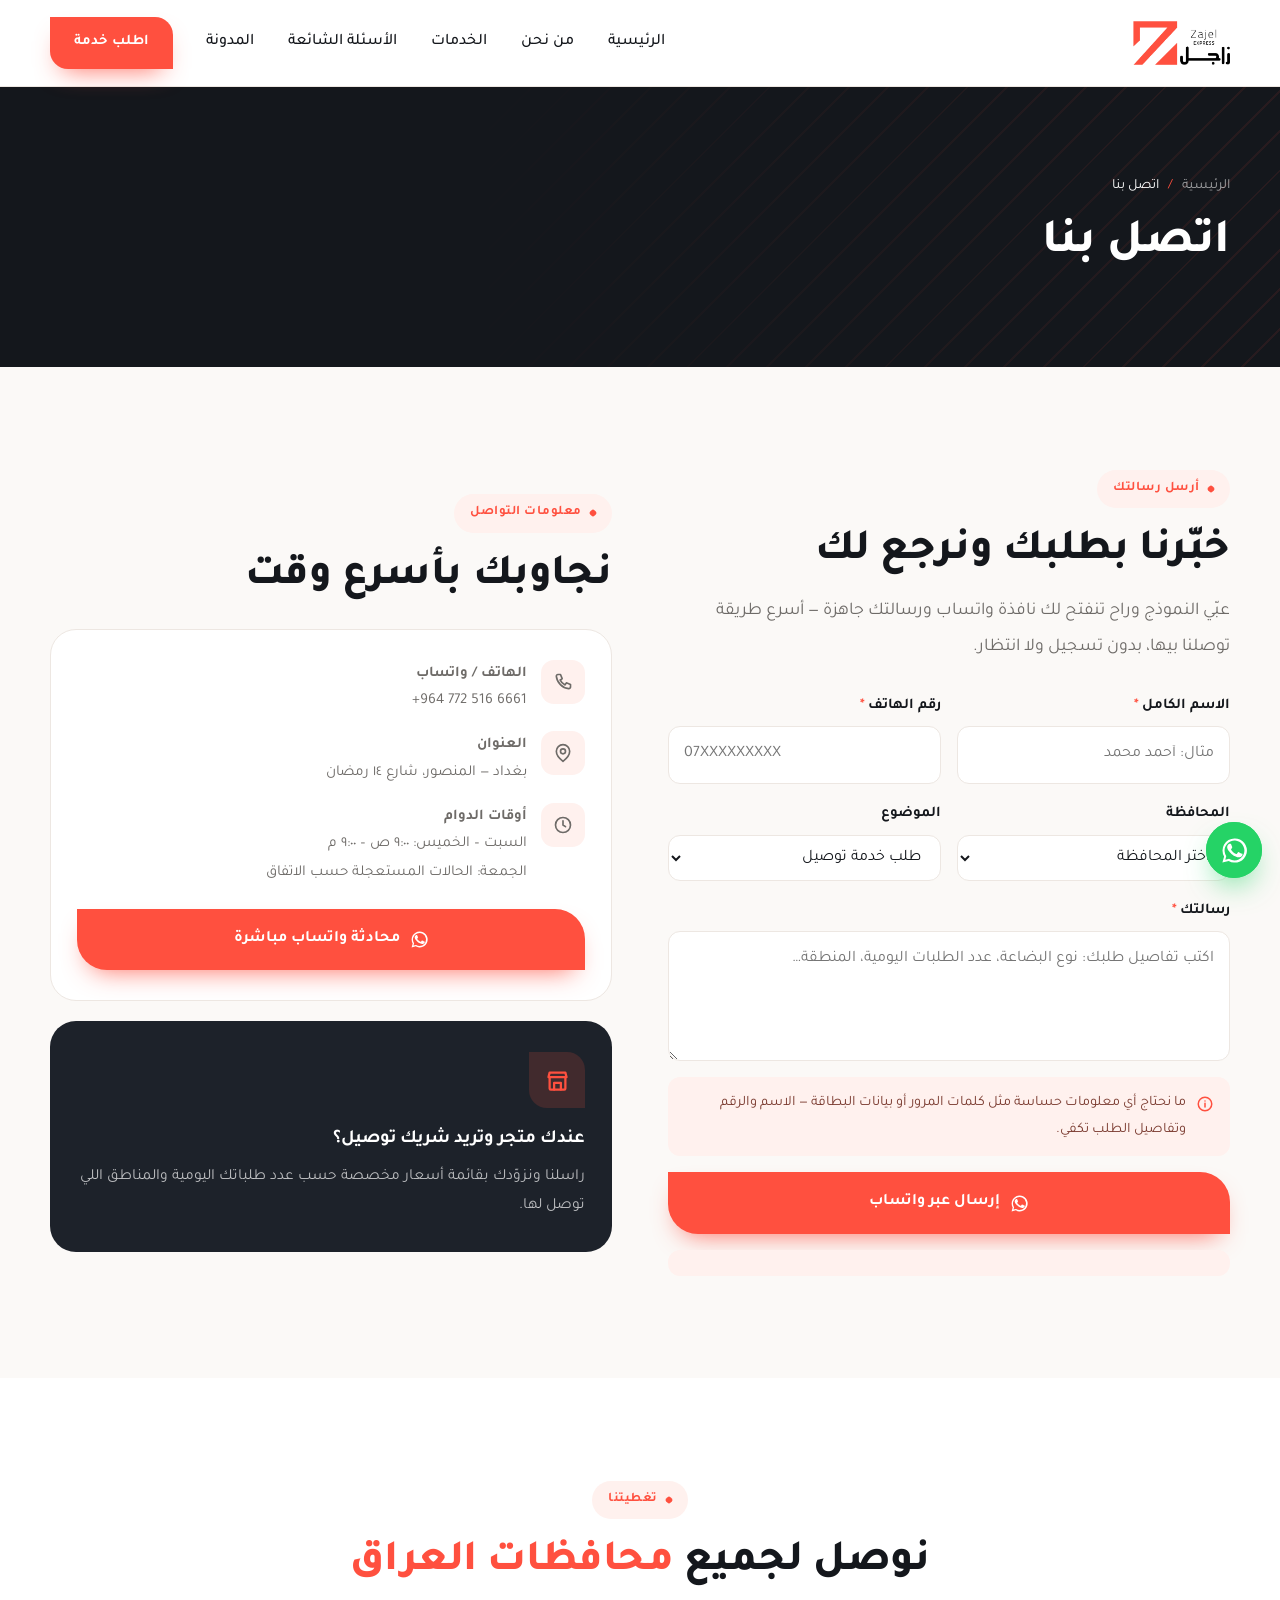
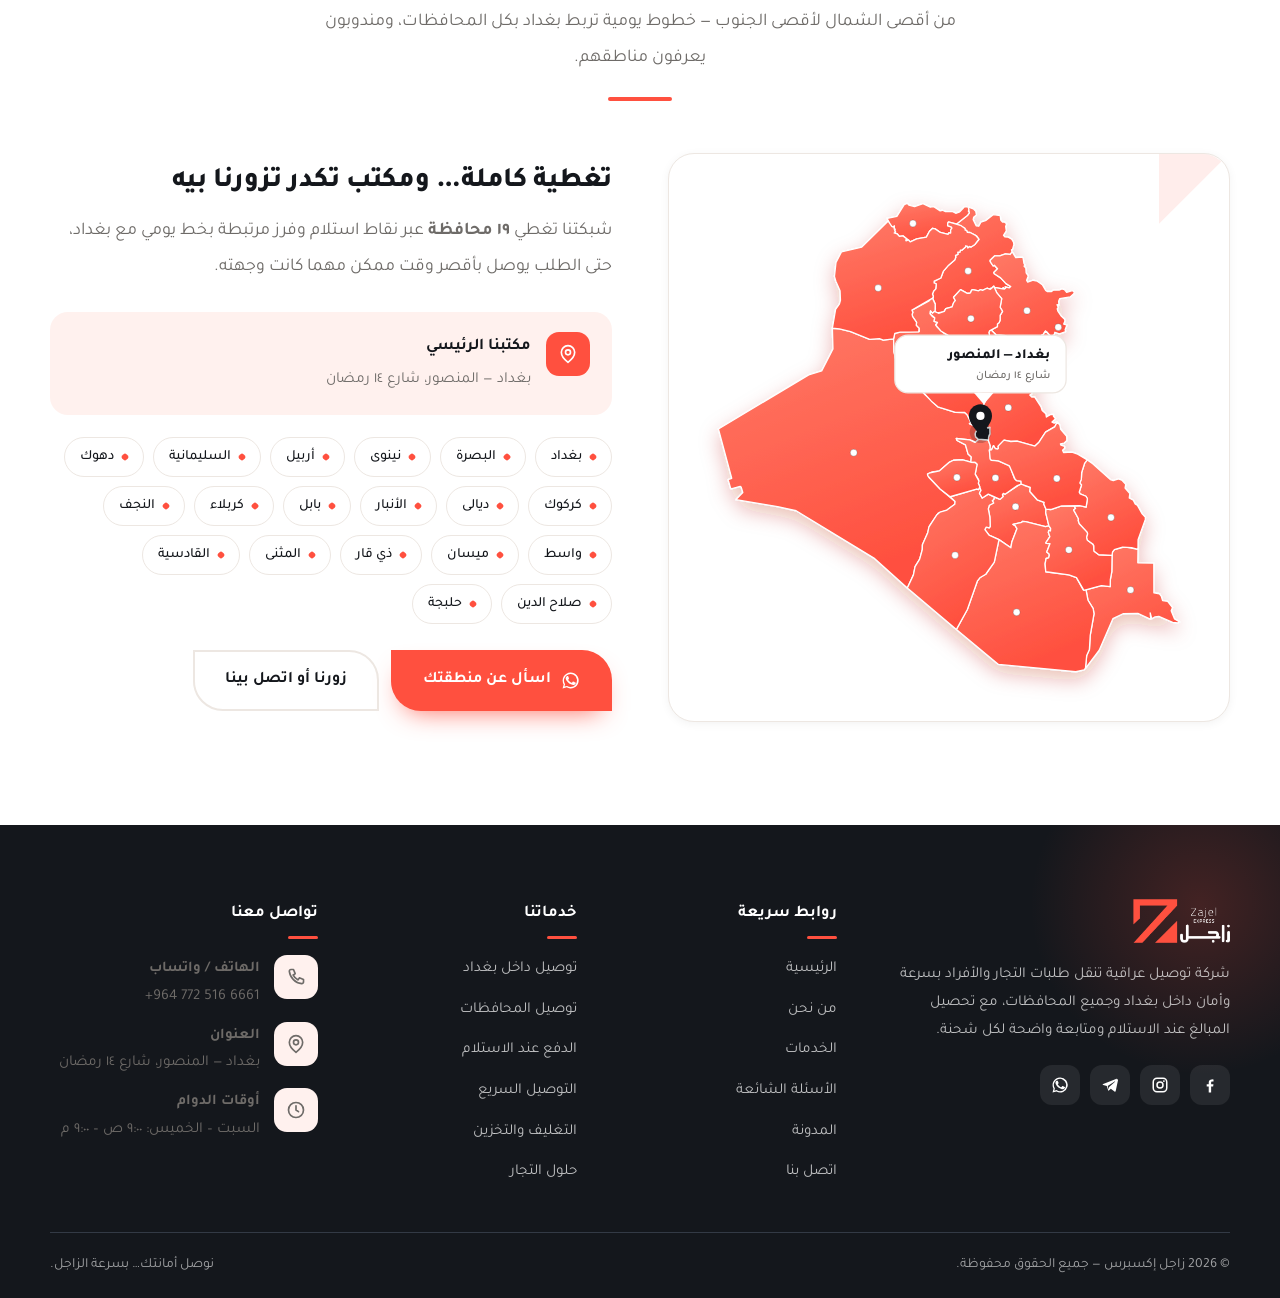
<file: contact.html>
<!doctype html>
<html lang="ar" dir="rtl">
<head>
<meta charset="utf-8">
<meta name="viewport" content="width=device-width,initial-scale=1,viewport-fit=cover">
<title>اتصل بنا | زاجل إكسبرس</title>
<meta name="description" content="تواصل مع زاجل إكسبرس للتوصيل: راسلنا على واتساب أو اتصل بينا، أو أرسل طلبك عبر النموذج ونرجع لك بأسرع وقت.">
<meta name="theme-color" content="#14171C">
<meta name="author" content="زاجل إكسبرس">
<link rel="icon" type="image/png" href="favicon.png">
<link rel="apple-touch-icon" href="assets/img/apple-touch-icon.png">
<meta property="og:type" content="website">
<meta property="og:site_name" content="زاجل إكسبرس">
<meta property="og:locale" content="ar_IQ">
<meta property="og:title" content="اتصل بنا | زاجل إكسبرس">
<meta property="og:description" content="تواصل مع زاجل إكسبرس للتوصيل: راسلنا على واتساب أو اتصل بينا، أو أرسل طلبك عبر النموذج ونرجع لك بأسرع وقت.">
<meta property="og:image" content="https://zajeliraq.com/assets/img/og-cover.png">
<meta name="twitter:card" content="summary_large_image">
<link rel="canonical" href="https://zajeliraq.com/contact">
<meta property="og:url" content="https://zajeliraq.com/contact">

<link rel="preconnect" href="https://fonts.googleapis.com">
<link rel="preconnect" href="https://fonts.gstatic.com" crossorigin>
<link rel="stylesheet" href="https://fonts.googleapis.com/css2?family=Tajawal:wght@400;500;700;800&display=swap">
<link rel="stylesheet" href="assets/css/style.css">
</head>
<body>
<a href="#main" class="sr-only">تخطَّ إلى المحتوى</a>
<header class="header">
  <div class="wrap header__in">
    <a class="brand" href="index.html" aria-label="زاجل إكسبرس — الصفحة الرئيسية">
      <img src="assets/img/logo.png" width="176" height="80" alt="زاجل إكسبرس">
    </a>
    <nav class="nav" aria-label="القائمة الرئيسية"><a href="index.html">الرئيسية</a><a href="about.html">من نحن</a><a href="index.html#services">الخدمات</a><a href="faq.html">الأسئلة الشائعة</a><a href="blog.html">المدونة</a></nav>
    <a class="btn btn-brand btn-sm header__cta" href="contact.html">اطلب خدمة</a>
    <button class="burger" type="button" aria-label="فتح القائمة" aria-expanded="false" aria-controls="drawer">
      <span></span><span></span><span></span>
    </button>
  </div>
</header>

<div class="drawer" id="drawer" aria-hidden="true" aria-label="قائمة التنقّل">
  <div class="wrap" style="display:flex;flex-direction:column;flex:1">
    <div class="drawer__top">
      <img src="assets/img/logo-light.png" width="176" height="80" alt="زاجل إكسبرس">
      <button class="drawer__close" type="button" aria-label="إغلاق القائمة">&times;</button>
    </div>
    <nav aria-label="قائمة الموبايل"><a href="index.html">الرئيسية</a><a href="about.html">من نحن</a><a href="index.html#services">الخدمات</a><a href="faq.html">الأسئلة الشائعة</a><a href="blog.html">المدونة</a><a href="contact.html">اتصل بنا</a></nav>
    <div class="drawer__foot">
      <a class="btn btn-brand" href="https://wa.me/9647725166661" target="_blank" rel="noopener"><svg viewBox="0 0 24 24" fill="currentColor"><path d="M17.5 14.4c-.3-.2-1.7-.9-2-1s-.5-.1-.7.2-.8 1-.9 1.2-.3.2-.6.1a8.2 8.2 0 0 1-2.4-1.5 9 9 0 0 1-1.7-2.1c-.2-.3 0-.5.1-.6l.5-.6.3-.5v-.5l-.9-2.2c-.3-.6-.5-.5-.7-.5h-.6a1.2 1.2 0 0 0-.9.4A3.6 3.6 0 0 0 5.9 9c0 1.5 1.1 3 1.3 3.2s2.2 3.3 5.3 4.6a17 17 0 0 0 1.8.7 4.3 4.3 0 0 0 2 .1 3.2 3.2 0 0 0 2.1-1.5 2.6 2.6 0 0 0 .2-1.5zM12 2a10 10 0 0 0-8.6 15L2 22l5.2-1.4A10 10 0 1 0 12 2zm0 18.2a8.2 8.2 0 0 1-4.2-1.2l-.3-.2-3.1.8.8-3-.2-.3A8.2 8.2 0 1 1 12 20.2z"/></svg> تواصل عبر واتساب</a>
      <a class="btn btn-outline-light" href="tel:+9647725166661"><svg viewBox="0 0 24 24" fill="none" stroke="currentColor" stroke-width="2" stroke-linecap="round" stroke-linejoin="round"><path d="M6 3h3l2 5-2.5 1.5a12 12 0 0 0 6 6L16 13l5 2v3a2 2 0 0 1-2.2 2A17 17 0 0 1 4 5.2 2 2 0 0 1 6 3z"/></svg> <span dir="ltr">+964 772 516 6661</span></a>
    </div>
  </div>
</div>

<main id="main">
<section class="page-head">
  <div class="wrap">
    <div class="crumbs"><a href="index.html">الرئيسية</a><span>/</span><span style="color:#fff">اتصل بنا</span></div>
    <h1>اتصل بنا</h1>
  </div>
</section>
<section class="section">
  <div class="wrap split">
    <div class="reveal">
      <span class="eyebrow">أرسل رسالتك</span>
      <h2 class="title">خبّرنا بطلبك ونرجع لك</h2>
      <p class="lead">عبّي النموذج وراح تنفتح لك نافذة واتساب ورسالتك جاهزة — أسرع طريقة توصلنا بيها، بدون تسجيل ولا انتظار.</p>

      <form class="form" id="contactForm" style="margin-top:26px">
        <div class="grid grid-2" style="gap:16px">
          <div class="field">
            <label for="name">الاسم الكامل <span>*</span></label>
            <input id="name" name="name" type="text" required autocomplete="name" placeholder="مثال: أحمد محمد">
          </div>
          <div class="field">
            <label for="phone">رقم الهاتف <span>*</span></label>
            <input id="phone" name="phone" type="tel" required dir="ltr" inputmode="tel" autocomplete="tel" placeholder="07XXXXXXXXX">
          </div>
        </div>
        <div class="grid grid-2" style="gap:16px">
          <div class="field">
            <label for="city">المحافظة</label>
            <select id="city" name="city">
              <option value="" selected>اختر المحافظة</option><option value="بغداد">بغداد</option><option value="البصرة">البصرة</option><option value="نينوى">نينوى</option><option value="أربيل">أربيل</option><option value="السليمانية">السليمانية</option><option value="دهوك">دهوك</option><option value="كركوك">كركوك</option><option value="ديالى">ديالى</option><option value="الأنبار">الأنبار</option><option value="بابل">بابل</option><option value="كربلاء">كربلاء</option><option value="النجف">النجف</option><option value="واسط">واسط</option><option value="ميسان">ميسان</option><option value="ذي قار">ذي قار</option><option value="المثنى">المثنى</option><option value="القادسية">القادسية</option><option value="صلاح الدين">صلاح الدين</option><option value="حلبجة">حلبجة</option>
            </select>
          </div>
          <div class="field">
            <label for="subject">الموضوع</label>
            <select id="subject" name="subject">
              <option value="طلب خدمة توصيل">طلب خدمة توصيل</option>
              <option value="اشتراك كتاجر">اشتراك كتاجر</option>
              <option value="استفسار عن الأسعار">استفسار عن الأسعار</option>
              <option value="شكوى أو ملاحظة">شكوى أو ملاحظة</option>
              <option value="موضوع آخر">موضوع آخر</option>
            </select>
          </div>
        </div>
        <div class="field">
          <label for="message">رسالتك <span>*</span></label>
          <textarea id="message" name="message" required placeholder="اكتب تفاصيل طلبك: نوع البضاعة، عدد الطلبات اليومية، المنطقة…"></textarea>
        </div>
        <div class="form-note"><svg viewBox="0 0 24 24" fill="none" stroke="currentColor" stroke-width="2" stroke-linecap="round" stroke-linejoin="round"><circle cx="12" cy="12" r="9"/><path d="M12 11v5M12 8h.01"/></svg><span>ما نحتاج أي معلومات حساسة مثل كلمات المرور أو بيانات البطاقة — الاسم والرقم وتفاصيل الطلب تكفي.</span></div>
        <button class="btn btn-brand btn-block" type="submit"><svg viewBox="0 0 24 24" fill="currentColor"><path d="M17.5 14.4c-.3-.2-1.7-.9-2-1s-.5-.1-.7.2-.8 1-.9 1.2-.3.2-.6.1a8.2 8.2 0 0 1-2.4-1.5 9 9 0 0 1-1.7-2.1c-.2-.3 0-.5.1-.6l.5-.6.3-.5v-.5l-.9-2.2c-.3-.6-.5-.5-.7-.5h-.6a1.2 1.2 0 0 0-.9.4A3.6 3.6 0 0 0 5.9 9c0 1.5 1.1 3 1.3 3.2s2.2 3.3 5.3 4.6a17 17 0 0 0 1.8.7 4.3 4.3 0 0 0 2 .1 3.2 3.2 0 0 0 2.1-1.5 2.6 2.6 0 0 0 .2-1.5zM12 2a10 10 0 0 0-8.6 15L2 22l5.2-1.4A10 10 0 1 0 12 2zm0 18.2a8.2 8.2 0 0 1-4.2-1.2l-.3-.2-3.1.8.8-3-.2-.3A8.2 8.2 0 1 1 12 20.2z"/></svg> إرسال عبر واتساب</button>
        <p class="form-note" id="formStatus" hidden role="status"></p>
      </form>
    </div>

    <div class="reveal" data-d="1">
      <span class="eyebrow">معلومات التواصل</span>
      <h2 class="title">نجاوبك بأسرع وقت</h2>
      <div class="card" style="margin-top:24px">
        <ul class="info-list">
          <li class="info"><span class="info__ic"><svg viewBox="0 0 24 24" fill="none" stroke="currentColor" stroke-width="2" stroke-linecap="round" stroke-linejoin="round"><path d="M6 3h3l2 5-2.5 1.5a12 12 0 0 0 6 6L16 13l5 2v3a2 2 0 0 1-2.2 2A17 17 0 0 1 4 5.2 2 2 0 0 1 6 3z"/></svg></span><span><b>الهاتف / واتساب</b><a href="tel:+9647725166661" dir="ltr">+964 772 516 6661</a></span></li>
          <li class="info"><span class="info__ic"><svg viewBox="0 0 24 24" fill="none" stroke="currentColor" stroke-width="2" stroke-linecap="round" stroke-linejoin="round"><path d="M20 10c0 6-8 12-8 12s-8-6-8-12a8 8 0 0 1 16 0z"/><circle cx="12" cy="10" r="3"/></svg></span><span><b>العنوان</b><span>بغداد — المنصور، شارع ١٤ رمضان</span></span></li>
          <li class="info"><span class="info__ic"><svg viewBox="0 0 24 24" fill="none" stroke="currentColor" stroke-width="2" stroke-linecap="round" stroke-linejoin="round"><circle cx="12" cy="12" r="9"/><path d="M12 7v5l3 2"/></svg></span><span><b>أوقات الدوام</b><span>السبت – الخميس: ٩:٠٠ ص – ٩:٠٠ م<br>الجمعة: الحالات المستعجلة حسب الاتفاق</span></span></li>
        </ul>
        <p style="margin-top:22px"><a class="btn btn-brand btn-block" href="https://wa.me/9647725166661" target="_blank" rel="noopener"><svg viewBox="0 0 24 24" fill="currentColor"><path d="M17.5 14.4c-.3-.2-1.7-.9-2-1s-.5-.1-.7.2-.8 1-.9 1.2-.3.2-.6.1a8.2 8.2 0 0 1-2.4-1.5 9 9 0 0 1-1.7-2.1c-.2-.3 0-.5.1-.6l.5-.6.3-.5v-.5l-.9-2.2c-.3-.6-.5-.5-.7-.5h-.6a1.2 1.2 0 0 0-.9.4A3.6 3.6 0 0 0 5.9 9c0 1.5 1.1 3 1.3 3.2s2.2 3.3 5.3 4.6a17 17 0 0 0 1.8.7 4.3 4.3 0 0 0 2 .1 3.2 3.2 0 0 0 2.1-1.5 2.6 2.6 0 0 0 .2-1.5zM12 2a10 10 0 0 0-8.6 15L2 22l5.2-1.4A10 10 0 1 0 12 2zm0 18.2a8.2 8.2 0 0 1-4.2-1.2l-.3-.2-3.1.8.8-3-.2-.3A8.2 8.2 0 1 1 12 20.2z"/></svg> محادثة واتساب مباشرة</a></p>
      </div>
      <!-- لإضافة خريطة موقعك: احذف هذا التعليق وضع كود خرائط جوجل (iframe) هنا
      <div class="card" style="margin-top:20px;padding:0;overflow:hidden">
        <iframe src="رابط-الخريطة-من-خرائط-جوجل" width="100%" height="300" style="border:0" loading="lazy" title="موقعنا على الخريطة"></iframe>
      </div>
      -->
      <div class="card card--ink" style="margin-top:20px">
        <div class="card__icon"><svg viewBox="0 0 24 24" fill="none" stroke="currentColor" stroke-width="2" stroke-linecap="round" stroke-linejoin="round"><path d="M4 9h16l-1-4H5z"/><path d="M5 9v10a1 1 0 0 0 1 1h12a1 1 0 0 0 1-1V9"/><path d="M9 20v-6h6v6"/></svg></div>
        <h3>عندك متجر وتريد شريك توصيل؟</h3>
        <p>راسلنا ونزوّدك بقائمة أسعار مخصصة حسب عدد طلباتك اليومية والمناطق اللي توصل لها.</p>
      </div>
    </div>
  </div>
</section>

<section class="section section--paper" id="coverage">
  <div class="wrap">
    <div class="section-head center reveal">
      <span class="eyebrow">تغطيتنا</span>
      <h2 class="title">نوصل لجميع <span class="hl">محافظات العراق</span></h2>
      <p class="lead">من أقصى الشمال لأقصى الجنوب — خطوط يومية تربط بغداد بكل المحافظات، ومندوبون يعرفون مناطقهم.</p>
      <div class="rule"></div>
    </div>
    <div class="split">
      <div class="map-panel reveal">
        <svg class="iraq-map" viewBox="0 0 612 621" xmlns="http://www.w3.org/2000/svg" role="img" aria-label="خريطة العراق موضّح عليها تغطية زاجل إكسبرس لجميع المحافظات وموقع المكتب في بغداد">
  <defs>
    <linearGradient id="mapFill" x1="0" y1="0" x2="0.4" y2="1">
      <stop offset="0" stop-color="#FF7A67"/><stop offset="1" stop-color="#FF503F"/>
    </linearGradient>
    <filter id="mapShadow" x="-12%" y="-12%" width="130%" height="130%">
      <feDropShadow dx="0" dy="10" stdDeviation="12" flood-color="#B8260F" flood-opacity=".28"/>
    </filter>
  </defs>
  <g class="govs" filter="url(#mapShadow)">
    <path class="gov" d="M329.0 30.2L335.6 32.6L338.5 35.5L339.3 40.1L335.9 42.8L335.4 45.7L339.0 53.2L342.1 53.7L344.7 48.8L351.1 46.5L360.0 39.5L368.2 40.8L368.9 46.3L371.0 48.7L373.2 48.5L375.9 50.6L374.8 53.9L375.6 59.4L372.2 64.7L373.8 66.7L377.9 67.0L382.1 69.4L384.3 72.9L384.8 75.7L383.1 81.9L381.9 82.5L382.6 85.4L380.1 88.0L374.5 87.3L367.7 89.6L361.3 89.8L356.0 94.9L355.9 96.3L359.6 102.0L361.1 101.1L364.9 105.4L360.4 109.9L361.0 111.4L368.7 116.4L375.2 123.4L381.0 127.2L379.3 128.5L374.2 127.3L374.7 128.9L372.8 130.2L371.9 128.3L370.7 129.8L361.0 127.9L360.3 126.4L357.5 129.3L356.2 129.1L356.0 130.3L352.1 129.0L346.8 131.5L344.0 130.8L341.6 132.1L334.8 130.8L333.5 131.3L332.1 134.5L330.4 135.1L328.2 135.2L320.0 130.7L311.5 140.0L313.7 144.1L311.6 146.5L309.7 151.7L302.1 153.7L299.4 157.7L291.5 159.0L288.3 157.2L289.5 154.2L289.3 148.3L286.2 141.6L287.0 139.0L285.9 135.9L287.4 132.3L289.9 129.8L290.4 125.1L290.2 123.3L288.5 123.2L287.6 120.9L296.1 116.6L299.0 108.6L305.5 101.0L312.9 94.6L314.2 91.6L313.9 89.1L316.9 87.9L316.7 85.3L319.3 85.1L319.8 82.8L322.0 82.7L326.4 78.6L326.3 77.4L328.6 78.3L329.0 79.8L331.0 78.2L332.8 79.0L337.5 75.8L342.4 69.8L339.8 65.8L331.6 61.3L328.4 61.2L327.4 58.8L325.7 58.5L325.4 56.4L315.2 50.9L328.3 40.8L330.7 37.5L329.0 30.2Z"><title>أربيل — ضمن التغطية</title></path>
    <path class="gov" d="M97.8 394.1L47.3 385.7L55.6 377.0L53.6 370.3L52.4 369.6L41.6 372.6L40.6 371.3L37.7 361.3L42.2 359.8L26.0 299.9L135.7 234.2L151.4 229.4L165.1 202.7L164.4 177.6L173.0 178.4L186.5 181.7L209.7 191.0L221.5 190.2L226.2 192.0L238.7 190.4L239.2 206.3L241.5 216.2L255.1 226.6L256.9 226.9L263.8 223.0L265.1 233.1L268.5 244.5L271.5 251.8L275.4 257.0L292.4 273.0L313.8 279.7L325.1 279.9L328.0 282.7L332.7 292.0L330.8 293.5L334.9 295.4L339.1 295.7L341.0 299.4L337.8 306.0L338.6 310.0L341.5 312.4L338.8 315.8L331.2 313.2L314.8 311.5L315.8 313.9L326.0 319.2L329.1 330.2L333.1 333.8L332.5 340.3L322.7 337.3L311.3 337.9L306.7 340.1L294.5 350.7L285.6 352.0L279.9 354.7L281.7 358.8L295.2 372.7L313.4 388.0L313.0 391.4L303.5 398.3L292.9 402.2L282.3 417.5L280.3 425.6L273.7 440.6L273.6 446.2L270.4 457.9L264.8 467.0L262.8 477.1L255.4 492.9L214.9 456.7L120.4 399.2L97.8 394.1Z"><title>الأنبار — ضمن التغطية</title></path>
    <path class="gov" d="M551.0 531.0L535.3 523.9L517.3 524.3L505.0 530.3L488.4 568.6L471.7 590.5L473.2 575.0L476.5 567.8L477.5 550.4L482.1 524.5L481.1 518.1L474.8 507.9L472.4 495.4L491.1 490.1L501.8 491.3L501.9 482.9L503.7 473.2L504.0 453.3L504.6 449.1L506.8 446.4L519.4 443.1L535.5 446.0L535.3 462.5L554.7 462.9L554.8 498.8L561.5 500.0L563.7 502.8L565.4 508.4L571.5 509.2L577.4 516.7L575.8 520.6L579.9 530.5L586.0 534.2L583.8 535.4L577.6 534.8L560.8 527.5L556.2 528.1L552.2 530.3L550.3 523.2L551.0 531.0Z"><title>البصرة — ضمن التغطية</title></path>
    <path class="gov" d="M382.8 84.8L387.1 91.9L395.0 91.3L396.0 92.5L397.0 98.8L398.5 101.3L397.1 102.2L399.3 104.6L399.7 110.5L402.2 114.1L400.3 119.4L401.6 121.5L408.2 119.3L413.2 120.5L419.3 124.7L423.4 131.8L425.2 133.0L430.1 133.1L432.6 131.4L439.8 131.2L443.0 129.9L446.1 130.6L448.9 134.0L455.6 131.8L458.2 133.5L457.5 135.7L453.1 139.6L440.5 141.6L439.1 144.7L439.5 149.4L437.2 148.9L438.6 152.2L437.4 154.1L438.2 156.7L441.9 162.4L446.4 166.7L446.8 168.7L445.3 172.5L449.2 173.7L447.0 179.5L447.7 181.7L440.1 184.3L434.6 182.5L433.8 185.3L431.3 187.1L431.9 192.0L430.1 196.0L427.5 194.4L427.0 188.1L429.4 187.4L424.3 181.6L422.8 181.2L420.3 185.3L418.4 186.1L418.9 187.4L417.2 190.0L418.3 191.7L413.1 198.2L408.0 211.0L403.6 212.7L394.7 221.8L393.0 219.6L393.1 215.2L394.5 212.7L392.0 202.0L388.7 200.7L385.5 201.7L380.3 197.6L380.2 190.9L374.6 186.7L363.9 186.1L357.2 179.7L364.8 175.6L364.8 172.4L367.0 170.6L368.1 167.6L368.1 162.0L371.0 157.1L368.1 152.1L370.0 141.6L364.1 134.7L361.0 127.9L371.0 129.8L371.9 128.3L372.8 130.2L374.7 128.9L374.2 127.3L379.3 128.5L381.0 127.0L375.2 123.4L368.7 116.4L361.0 111.4L360.4 109.9L364.9 105.4L361.1 101.1L359.6 102.0L356.3 97.1L356.0 94.9L361.3 89.8L367.7 89.6L374.5 87.3L380.1 88.0L382.8 84.8Z"><title>السليمانية — ضمن التغطية</title></path>
    <path class="gov" d="M392.8 366.7L397.0 367.2L397.3 368.3L404.7 370.8L404.2 375.9L413.1 385.9L421.6 389.0L421.1 391.0L423.8 397.3L423.4 401.4L427.3 417.6L423.1 418.6L399.0 412.4L394.9 412.2L394.3 413.3L383.7 415.7L386.3 417.3L388.5 421.0L382.3 437.1L381.1 444.2L366.7 434.3L354.6 428.9L349.6 422.1L351.2 419.0L354.9 420.0L356.1 418.3L355.6 406.7L353.7 397.0L355.0 392.5L360.2 389.8L358.5 387.0L360.3 385.6L361.1 382.8L368.0 385.4L371.7 382.0L370.8 379.8L371.9 378.2L374.0 379.1L392.8 366.7Z"><title>القادسية — ضمن التغطية</title></path>
    <path class="gov" d="M471.7 590.5L470.0 592.4L460.0 594.7L366.1 585.8L315.0 543.3L328.3 519.1L340.6 484.3L343.9 480.2L350.6 476.3L361.0 461.7L366.7 434.3L381.1 444.2L382.3 437.1L388.5 421.0L386.3 417.3L383.7 415.7L394.3 413.3L394.9 412.2L399.0 412.4L423.1 418.6L427.3 417.6L429.4 420.7L429.2 423.8L427.5 423.0L426.6 425.3L428.5 430.7L423.7 437.8L423.9 438.8L428.6 439.2L424.7 449.4L427.6 451.8L427.8 453.6L427.0 456.5L423.9 457.2L422.7 463.7L423.5 473.3L451.6 477.1L460.8 480.4L469.0 495.2L472.4 495.4L474.8 507.9L481.1 518.1L482.1 524.5L477.5 550.4L476.5 567.8L473.2 575.0L471.7 590.5Z"><title>المثنى — ضمن التغطية</title></path>
    <path class="gov" d="M315.0 543.3L255.4 492.9L262.8 477.1L264.8 467.0L270.4 457.9L273.6 446.2L273.7 440.6L280.3 425.6L281.5 419.0L291.3 404.0L294.9 400.9L303.5 398.3L313.0 391.4L313.4 388.0L307.4 382.2L339.4 372.8L342.0 373.5L343.4 370.2L344.9 374.5L343.0 377.9L346.4 383.8L353.7 379.0L361.1 382.8L360.3 385.6L358.5 387.0L360.2 389.8L355.0 392.5L353.7 397.0L355.6 406.7L356.1 418.3L354.9 420.0L351.2 419.0L349.6 422.1L354.6 428.9L366.7 434.3L361.0 461.7L350.6 476.3L343.9 480.2L340.6 484.3L328.3 519.1L315.0 543.3Z"><title>النجف — ضمن التغطية</title></path>
    <path class="gov" d="M342.3 312.3L354.0 313.3L356.3 321.3L356.3 324.0L355.0 325.5L356.4 337.2L365.9 338.6L378.6 344.2L380.6 346.4L385.3 359.7L388.3 362.7L393.4 363.2L393.7 366.8L389.0 368.7L374.0 379.1L371.9 378.2L370.8 379.8L371.7 382.0L368.0 385.4L353.7 379.0L346.4 383.8L343.0 377.9L344.9 374.5L341.6 365.7L342.0 361.8L337.8 354.7L339.9 342.5L337.8 340.6L332.5 340.3L333.1 333.8L329.1 330.2L326.0 319.2L315.8 313.9L314.8 311.5L331.2 313.2L337.5 316.2L342.3 312.3Z"><title>بابل — ضمن التغطية</title></path>
    <path class="gov is-hq" d="M354.0 313.3L341.5 312.4L338.1 308.9L338.0 304.7L341.0 299.4L343.9 298.6L345.1 295.7L350.1 296.1L353.4 298.6L355.2 297.2L356.2 300.3L355.9 306.1L354.8 307.3L354.0 313.3Z"><title>بغداد — ضمن التغطية</title></path>
    <path class="gov" d="M255.3 26.0L257.2 28.0L264.2 29.8L274.4 26.3L283.3 30.6L287.1 29.8L295.3 35.0L298.1 34.3L301.8 36.0L310.6 35.9L314.2 38.0L319.0 36.3L324.5 30.3L327.1 29.9L329.0 30.2L330.1 32.7L329.6 35.7L330.8 37.3L328.3 40.8L315.2 50.9L305.2 48.6L304.3 53.1L309.1 54.8L309.5 56.0L308.0 58.3L308.0 61.9L305.5 61.9L305.0 63.6L295.5 61.3L289.2 56.9L286.2 56.2L282.3 59.8L278.5 66.9L266.8 69.0L258.9 72.7L256.8 70.4L253.8 71.4L253.5 70.3L255.3 69.5L250.1 65.4L245.7 66.1L243.0 62.9L239.4 61.9L241.2 61.0L240.1 59.4L240.4 57.3L239.4 57.0L239.7 53.5L237.5 54.8L234.3 52.0L231.0 44.2L242.7 41.7L251.6 27.4L255.3 26.0Z"><title>دهوك — ضمن التغطية</title></path>
    <path class="gov" d="M427.9 195.1L425.5 194.7L425.0 199.4L421.0 200.9L420.2 204.7L418.2 207.6L421.7 212.2L422.4 219.2L411.0 216.4L411.1 223.1L406.2 226.5L408.7 233.6L412.1 233.5L414.5 237.1L412.4 244.7L413.5 247.4L408.3 252.1L406.3 257.3L404.1 258.7L406.5 261.1L410.1 261.1L417.6 272.7L419.2 277.6L423.6 281.5L424.3 285.4L429.0 282.5L433.0 282.2L432.8 284.3L435.4 287.6L431.1 291.5L433.8 292.8L437.5 291.4L434.7 296.9L423.6 303.4L415.3 316.0L410.0 320.8L388.7 314.7L381.1 315.1L372.8 313.4L365.7 320.7L366.0 323.6L365.1 324.2L362.1 323.6L360.1 320.1L357.7 325.1L356.0 324.9L356.1 319.9L353.9 314.1L354.0 310.3L355.9 306.1L355.6 297.7L353.4 298.6L350.1 296.1L345.1 295.7L343.9 298.6L340.8 299.5L339.1 295.7L348.0 284.5L347.6 281.2L349.4 275.5L347.3 271.7L350.5 265.1L350.7 261.3L346.9 257.0L341.6 256.0L342.6 251.8L344.2 250.2L343.7 248.5L345.3 247.9L345.0 245.7L347.5 244.1L348.3 244.8L350.2 241.6L353.1 241.4L354.2 239.0L354.9 236.8L352.3 234.0L354.2 227.0L353.2 227.1L352.9 225.9L354.7 224.5L353.8 223.6L354.7 221.9L354.0 218.4L354.9 217.4L361.1 221.1L366.8 213.7L366.3 209.8L371.2 207.2L373.6 202.1L380.3 197.6L385.5 201.7L389.9 200.9L392.9 203.3L394.5 212.7L393.1 215.2L393.0 219.6L394.7 221.8L403.6 212.7L408.0 211.0L413.1 198.2L418.3 191.7L417.2 190.0L418.9 187.4L418.4 186.1L420.3 185.3L423.1 181.0L429.4 187.4L427.0 187.6L427.9 195.1Z"><title>ديالى — ضمن التغطية</title></path>
    <path class="gov" d="M427.3 417.6L423.4 401.4L423.8 397.3L429.6 397.7L442.8 393.4L457.7 393.4L459.8 396.2L457.3 398.2L463.2 408.9L463.0 411.4L464.3 414.9L473.8 425.1L474.4 427.2L473.2 431.6L474.2 435.1L481.3 440.5L482.4 448.6L487.9 452.6L504.0 453.3L503.7 473.2L501.9 482.9L501.8 491.3L491.1 490.1L469.8 495.8L460.8 480.4L451.6 477.1L423.5 473.3L422.7 463.7L423.9 457.2L427.0 456.5L427.8 453.6L427.6 451.8L424.7 449.4L428.6 439.2L423.9 438.8L423.7 437.8L428.5 430.7L426.6 425.3L427.5 423.0L429.2 423.8L429.4 420.7L427.3 417.6Z"><title>ذي قار — ضمن التغطية</title></path>
    <path class="gov" d="M357.2 179.7L363.0 185.6L374.6 186.7L379.5 190.1L380.4 191.5L380.3 197.6L373.6 202.1L371.2 207.2L366.3 209.8L366.8 213.7L361.1 221.1L354.9 217.4L354.0 218.4L354.7 221.9L353.8 223.6L354.7 224.5L352.9 225.9L353.2 227.1L354.2 227.0L352.3 234.0L354.9 236.8L354.2 239.0L353.1 241.4L350.2 241.6L348.3 244.8L347.5 244.1L345.0 245.7L345.3 247.9L343.7 248.5L344.2 250.2L342.6 251.8L341.6 256.0L346.9 257.0L350.7 261.3L350.5 265.1L347.3 271.7L349.4 275.5L347.6 281.2L348.0 284.5L339.1 295.7L334.9 295.4L330.8 293.5L332.7 292.0L328.0 282.7L325.1 279.9L313.8 279.7L295.4 274.1L292.4 273.0L284.6 266.1L271.5 251.8L265.6 235.2L263.8 223.0L256.9 226.9L252.6 225.2L241.5 216.2L239.2 206.3L238.7 190.4L240.2 183.7L246.7 182.3L269.9 181.5L269.6 177.5L266.1 174.0L266.6 170.4L261.8 163.5L261.2 160.8L262.1 158.3L261.0 155.6L281.8 144.3L283.9 141.6L286.1 141.0L287.0 139.0L286.2 141.6L289.3 148.3L289.1 156.8L285.8 159.3L283.5 156.6L283.1 159.7L285.6 163.2L288.7 164.9L287.9 169.3L292.0 170.4L289.8 173.3L291.1 175.5L299.2 183.2L332.4 200.7L341.6 208.7L343.0 208.9L344.6 207.0L343.6 206.5L343.7 203.1L347.1 198.9L348.1 195.0L355.6 187.4L354.4 182.8L355.7 180.2L357.2 179.7Z"><title>صلاح الدين — ضمن التغطية</title></path>
    <path class="gov" d="M332.5 340.3L337.8 340.6L340.2 343.0L337.8 354.7L342.4 363.2L341.6 365.7L343.4 370.2L342.0 373.5L339.4 372.8L307.4 382.2L295.2 372.7L280.3 356.8L279.9 354.7L282.9 353.1L294.5 350.7L306.7 340.1L311.3 337.9L322.7 337.3L332.5 340.3Z"><title>كربلاء — ضمن التغطية</title></path>
    <path class="gov" d="M361.0 127.9L364.1 134.7L370.0 141.6L368.1 152.1L371.0 157.1L368.1 162.0L368.1 167.6L367.0 170.6L364.8 172.4L364.8 175.6L355.2 180.8L354.4 182.8L355.6 187.4L348.1 195.0L347.1 198.9L343.7 203.1L343.6 206.5L344.6 207.0L343.0 208.9L329.0 198.6L320.1 195.0L296.1 180.9L290.1 173.9L292.0 170.4L287.9 169.3L288.7 164.9L283.3 160.4L283.5 156.6L285.8 159.3L288.3 157.2L293.3 159.4L300.3 157.2L302.1 153.7L309.7 151.7L311.6 146.5L313.7 144.1L311.5 140.0L320.0 130.7L328.2 135.2L330.4 135.1L332.1 134.5L333.5 131.3L334.8 130.8L342.0 132.1L344.0 130.8L346.8 131.5L352.1 129.0L356.2 130.3L356.2 129.1L357.5 129.3L360.3 126.4L361.0 127.9Z"><title>كركوك — ضمن التغطية</title></path>
    <path class="gov" d="M473.9 337.5L480.5 342.0L501.9 361.3L505.5 362.6L511.9 360.6L516.4 362.4L520.6 367.2L519.8 371.6L525.6 378.2L524.9 383.6L529.8 386.5L532.1 390.9L535.0 392.9L540.6 403.0L544.5 407.0L544.3 410.0L535.6 434.3L535.5 446.0L527.5 443.9L516.8 443.3L506.8 446.4L504.6 449.1L504.0 453.3L487.9 452.6L482.0 448.1L481.9 441.8L480.6 439.5L474.2 435.1L473.2 431.6L474.4 427.2L473.8 425.1L464.3 414.9L463.0 411.4L463.2 408.9L457.3 398.2L459.8 396.2L457.7 393.4L464.8 393.1L472.5 394.9L474.1 384.6L472.3 381.6L465.3 378.6L464.1 376.7L466.9 367.9L464.9 365.6L466.7 360.8L467.1 352.7L470.8 341.3L473.9 337.5Z"><title>ميسان — ضمن التغطية</title></path>
    <path class="gov" d="M168.6 120.5L166.9 114.8L168.8 97.7L175.4 84.8L200.1 79.1L232.2 47.4L236.5 54.0L238.5 54.8L239.7 53.5L239.4 57.0L240.4 57.3L240.1 59.4L241.2 61.0L239.4 61.9L243.0 62.9L245.7 66.1L250.1 65.4L255.3 69.5L253.5 70.3L253.8 71.4L256.8 70.4L258.9 72.7L266.8 69.0L278.5 66.9L282.3 59.8L286.2 56.2L289.2 56.9L295.5 61.3L305.0 63.6L305.5 61.9L308.0 61.9L308.0 58.3L309.5 56.0L309.1 54.8L304.3 53.1L304.5 49.8L305.6 48.4L320.8 53.1L325.4 56.4L325.7 58.5L327.4 58.8L328.2 61.0L331.6 61.3L338.3 64.8L342.3 69.3L337.5 75.8L332.8 79.0L331.0 78.2L329.0 79.8L328.6 78.3L326.3 77.4L326.4 78.6L322.0 82.7L319.8 82.8L319.3 85.1L316.7 85.3L316.9 87.9L313.9 89.1L314.2 91.6L312.9 94.6L305.5 101.0L299.0 108.6L296.1 116.6L288.0 120.2L287.9 122.6L290.2 123.3L290.4 125.1L289.9 129.8L287.4 132.3L285.9 135.9L287.0 139.0L286.1 141.0L261.0 155.6L262.1 158.3L261.2 160.8L261.8 163.5L266.6 170.4L266.2 174.1L269.6 177.5L269.3 181.9L246.7 182.3L240.2 183.7L238.7 190.4L226.2 192.0L221.5 190.2L209.7 191.0L186.5 181.7L173.0 178.4L164.4 177.6L168.3 154.7L173.0 147.9L174.2 143.7L173.7 132.0L168.6 120.5Z"><title>نينوى — ضمن التغطية</title></path>
    <path class="gov" d="M437.5 291.4L440.6 295.3L441.6 300.2L448.9 308.7L449.1 313.8L445.6 317.2L441.3 318.1L442.0 319.6L446.4 321.1L446.4 323.2L443.9 325.7L445.1 328.5L455.2 328.1L461.3 330.0L473.9 337.5L470.8 341.3L467.1 352.7L466.7 360.8L464.9 365.6L466.9 367.9L464.1 376.7L465.3 378.6L472.3 381.6L474.1 384.6L472.5 394.9L464.8 393.1L442.8 393.4L429.6 397.7L423.8 397.3L421.1 391.0L421.6 389.0L413.1 385.9L404.2 375.9L404.7 370.8L393.7 366.8L393.4 363.2L388.3 362.7L386.3 361.0L379.4 344.8L365.9 338.6L357.4 337.9L356.0 336.1L355.0 325.5L357.7 325.1L360.1 320.1L362.1 323.6L365.1 324.2L366.0 323.6L365.7 320.7L372.8 313.4L381.1 315.1L388.7 314.7L410.4 320.6L415.3 316.0L423.2 303.8L434.3 297.4L437.5 291.4Z"><title>واسط — ضمن التغطية</title></path>
  </g>
  <g class="gov-dots">
    <circle cx="262.2" cy="50.3" r="4.2"><title>دهوك</title></circle>
    <circle cx="329.2" cy="108.0" r="4.2"><title>أربيل</title></circle>
    <circle cx="526.4" cy="495.3" r="4.2"><title>البصرة</title></circle>
    <circle cx="388.1" cy="522.5" r="4.2"><title>المثنى</title></circle>
    <circle cx="400.7" cy="156.2" r="4.2"><title>السليمانية</title></circle>
    <circle cx="378.0" cy="274.0" r="4.2"><title>ديالى</title></circle>
    <circle cx="436.9" cy="360.0" r="4.2"><title>واسط</title></circle>
    <circle cx="502.7" cy="407.4" r="4.2"><title>ميسان</title></circle>
    <circle cx="190.3" cy="328.7" r="4.2"><title>الأنبار</title></circle>
    <circle cx="313.4" cy="453.2" r="4.2"><title>النجف</title></circle>
    <circle cx="220.0" cy="128.8" r="4.2"><title>نينوى</title></circle>
    <circle cx="306.6" cy="233.7" r="4.2"><title>صلاح الدين</title></circle>
    <circle cx="332.6" cy="165.9" r="4.2"><title>كركوك</title></circle>
    <circle cx="362.4" cy="359.3" r="4.2"><title>بابل</title></circle>
    <circle cx="386.8" cy="394.2" r="4.2"><title>القادسية</title></circle>
    <circle cx="451.5" cy="446.7" r="4.2"><title>ذي قار</title></circle>
    <circle cx="315.6" cy="358.8" r="4.2"><title>كربلاء</title></circle>
    <circle cx="438.7" cy="176.3" r="4.2"><title>حلبجة</title></circle>
  </g>
  <g class="hq" transform="translate(344.2 304.0)">
    <circle class="hq-pulse" r="13"/>
    <path class="hq-pin" d="M0 -34c-7.7 0-14 6.3-14 14 0 10.2 14 23 14 23s14-12.8 14-23c0-7.7-6.3-14-14-14z"/>
    <circle class="hq-dot" cy="-20" r="5"/>
  </g>
  <g class="hq-card" transform="translate(240.2 186.0)">
    <rect width="208" height="70" rx="16"/>
    <text class="hq-t1" x="188" y="28">بغداد — المنصور</text>
    <text class="hq-t2" x="188" y="52">شارع ١٤ رمضان</text>
    <path class="hq-tail" d="M96 70h24l-12 14z"/>
  </g>
</svg>
      </div>
      <div class="reveal" data-d="1">
        <h3 class="title" style="font-size:clamp(1.3rem,3.4vw,1.75rem)">تغطية كاملة… ومكتب تكدر تزورنا بيه</h3>
        <p class="lead">شبكتنا تغطي <strong>١٩ محافظة</strong> عبر نقاط استلام وفرز مرتبطة بخط يومي مع بغداد، حتى الطلب يوصل بأقصر وقت ممكن مهما كانت وجهته.</p>
        <div class="addr-card">
          <span class="info__ic"><svg viewBox="0 0 24 24" fill="none" stroke="currentColor" stroke-width="2" stroke-linecap="round" stroke-linejoin="round"><path d="M20 10c0 6-8 12-8 12s-8-6-8-12a8 8 0 0 1 16 0z"/><circle cx="12" cy="10" r="3"/></svg></span>
          <div>
            <b>مكتبنا الرئيسي</b>
            <p>بغداد — المنصور، شارع ١٤ رمضان</p>
          </div>
        </div>
        <div class="chips" aria-label="المحافظات المشمولة بالتغطية"><span class="chip">بغداد</span><span class="chip">البصرة</span><span class="chip">نينوى</span><span class="chip">أربيل</span><span class="chip">السليمانية</span><span class="chip">دهوك</span><span class="chip">كركوك</span><span class="chip">ديالى</span><span class="chip">الأنبار</span><span class="chip">بابل</span><span class="chip">كربلاء</span><span class="chip">النجف</span><span class="chip">واسط</span><span class="chip">ميسان</span><span class="chip">ذي قار</span><span class="chip">المثنى</span><span class="chip">القادسية</span><span class="chip">صلاح الدين</span><span class="chip">حلبجة</span></div>
        <p style="margin-top:26px;display:flex;gap:12px;flex-wrap:wrap">
          <a class="btn btn-brand" href="https://wa.me/9647725166661" target="_blank" rel="noopener"><svg viewBox="0 0 24 24" fill="currentColor"><path d="M17.5 14.4c-.3-.2-1.7-.9-2-1s-.5-.1-.7.2-.8 1-.9 1.2-.3.2-.6.1a8.2 8.2 0 0 1-2.4-1.5 9 9 0 0 1-1.7-2.1c-.2-.3 0-.5.1-.6l.5-.6.3-.5v-.5l-.9-2.2c-.3-.6-.5-.5-.7-.5h-.6a1.2 1.2 0 0 0-.9.4A3.6 3.6 0 0 0 5.9 9c0 1.5 1.1 3 1.3 3.2s2.2 3.3 5.3 4.6a17 17 0 0 0 1.8.7 4.3 4.3 0 0 0 2 .1 3.2 3.2 0 0 0 2.1-1.5 2.6 2.6 0 0 0 .2-1.5zM12 2a10 10 0 0 0-8.6 15L2 22l5.2-1.4A10 10 0 1 0 12 2zm0 18.2a8.2 8.2 0 0 1-4.2-1.2l-.3-.2-3.1.8.8-3-.2-.3A8.2 8.2 0 1 1 12 20.2z"/></svg> اسأل عن منطقتك</a>
          <a class="btn btn-outline" href="contact.html">زورنا أو اتصل بينا</a>
        </p>
      </div>
    </div>
  </div>
</section>

</main>

<footer class="footer">
  <div class="wrap">
    <div class="footer__grid">
      <div class="footer__brand">
        <img src="assets/img/logo-light.png" width="176" height="80" alt="زاجل إكسبرس">
        <p>شركة توصيل عراقية تنقل طلبات التجار والأفراد بسرعة وأمان داخل بغداد وجميع المحافظات، مع تحصيل المبالغ عند الاستلام ومتابعة واضحة لكل شحنة.</p>
        <div class="socials">
          <a href="#" aria-label="فيسبوك"><svg viewBox="0 0 24 24" fill="currentColor"><path d="M13.5 22v-8h2.7l.4-3.1h-3.1V8.9c0-.9.25-1.5 1.55-1.5H16.7V4.6A22 22 0 0 0 14.3 4.5c-2.4 0-4 1.45-4 4.1v2.3H7.6V14h2.7v8z"/></svg></a>
          <a href="#" aria-label="إنستغرام"><svg viewBox="0 0 24 24" fill="none" stroke="currentColor" stroke-width="2"><rect x="3" y="3" width="18" height="18" rx="5"/><circle cx="12" cy="12" r="4"/><circle cx="17.2" cy="6.8" r="1.2" fill="currentColor" stroke="none"/></svg></a>
          <a href="#" aria-label="تيليغرام"><svg viewBox="0 0 24 24" fill="currentColor"><path d="M21.7 3.4 2.9 10.6c-1 .4-1 1 .1 1.3l4.7 1.5 1.8 5.6c.2.6.4.8 1 .3l2.6-2.2 4.9 3.6c.9.5 1.4.2 1.6-.8l3-14c.3-1.2-.4-1.8-1.9-1.5zM8.9 13.2l9.3-5.9c.4-.3.8-.1.5.2l-7.9 7.2-.3 3.3z"/></svg></a>
          <a href="https://wa.me/9647725166661" target="_blank" rel="noopener" aria-label="واتساب"><svg viewBox="0 0 24 24" fill="currentColor"><path d="M17.5 14.4c-.3-.2-1.7-.9-2-1s-.5-.1-.7.2-.8 1-.9 1.2-.3.2-.6.1a8.2 8.2 0 0 1-2.4-1.5 9 9 0 0 1-1.7-2.1c-.2-.3 0-.5.1-.6l.5-.6.3-.5v-.5l-.9-2.2c-.3-.6-.5-.5-.7-.5h-.6a1.2 1.2 0 0 0-.9.4A3.6 3.6 0 0 0 5.9 9c0 1.5 1.1 3 1.3 3.2s2.2 3.3 5.3 4.6a17 17 0 0 0 1.8.7 4.3 4.3 0 0 0 2 .1 3.2 3.2 0 0 0 2.1-1.5 2.6 2.6 0 0 0 .2-1.5zM12 2a10 10 0 0 0-8.6 15L2 22l5.2-1.4A10 10 0 1 0 12 2zm0 18.2a8.2 8.2 0 0 1-4.2-1.2l-.3-.2-3.1.8.8-3-.2-.3A8.2 8.2 0 1 1 12 20.2z"/></svg></a>
        </div>
      </div>
      <div>
        <h4>روابط سريعة</h4>
        <ul><li><a href="index.html">الرئيسية</a></li><li><a href="about.html">من نحن</a></li><li><a href="index.html#services">الخدمات</a></li><li><a href="faq.html">الأسئلة الشائعة</a></li><li><a href="blog.html">المدونة</a></li><li><a href="contact.html">اتصل بنا</a></li></ul>
      </div>
      <div>
        <h4>خدماتنا</h4>
        <ul><li><a href="index.html#services">توصيل داخل بغداد</a></li><li><a href="index.html#services">توصيل المحافظات</a></li><li><a href="index.html#services">الدفع عند الاستلام</a></li><li><a href="index.html#services">التوصيل السريع</a></li><li><a href="index.html#services">التغليف والتخزين</a></li><li><a href="index.html#services">حلول التجار</a></li></ul>
      </div>
      <div>
        <h4>تواصل معنا</h4>
        <ul class="info-list">
          <li class="info"><span class="info__ic"><svg viewBox="0 0 24 24" fill="none" stroke="currentColor" stroke-width="2" stroke-linecap="round" stroke-linejoin="round"><path d="M6 3h3l2 5-2.5 1.5a12 12 0 0 0 6 6L16 13l5 2v3a2 2 0 0 1-2.2 2A17 17 0 0 1 4 5.2 2 2 0 0 1 6 3z"/></svg></span><span><b>الهاتف / واتساب</b><a href="tel:+9647725166661" dir="ltr">+964 772 516 6661</a></span></li>
          <li class="info"><span class="info__ic"><svg viewBox="0 0 24 24" fill="none" stroke="currentColor" stroke-width="2" stroke-linecap="round" stroke-linejoin="round"><path d="M20 10c0 6-8 12-8 12s-8-6-8-12a8 8 0 0 1 16 0z"/><circle cx="12" cy="10" r="3"/></svg></span><span><b>العنوان</b><span>بغداد — المنصور، شارع ١٤ رمضان</span></span></li>
          <li class="info"><span class="info__ic"><svg viewBox="0 0 24 24" fill="none" stroke="currentColor" stroke-width="2" stroke-linecap="round" stroke-linejoin="round"><circle cx="12" cy="12" r="9"/><path d="M12 7v5l3 2"/></svg></span><span><b>أوقات الدوام</b><span>السبت – الخميس: ٩:٠٠ ص – ٩:٠٠ م</span></span></li>
        </ul>
      </div>
    </div>
    <div class="footer__bar">
      <span>© <span data-year>2026</span> زاجل إكسبرس — جميع الحقوق محفوظة.</span>
      <span>نوصل أمانتك… بسرعة الزاجل.</span>
    </div>
  </div>
</footer>

<a class="wa" href="https://wa.me/9647725166661" target="_blank" rel="noopener" aria-label="تواصل معنا عبر واتساب"><svg viewBox="0 0 24 24" fill="currentColor"><path d="M17.5 14.4c-.3-.2-1.7-.9-2-1s-.5-.1-.7.2-.8 1-.9 1.2-.3.2-.6.1a8.2 8.2 0 0 1-2.4-1.5 9 9 0 0 1-1.7-2.1c-.2-.3 0-.5.1-.6l.5-.6.3-.5v-.5l-.9-2.2c-.3-.6-.5-.5-.7-.5h-.6a1.2 1.2 0 0 0-.9.4A3.6 3.6 0 0 0 5.9 9c0 1.5 1.1 3 1.3 3.2s2.2 3.3 5.3 4.6a17 17 0 0 0 1.8.7 4.3 4.3 0 0 0 2 .1 3.2 3.2 0 0 0 2.1-1.5 2.6 2.6 0 0 0 .2-1.5zM12 2a10 10 0 0 0-8.6 15L2 22l5.2-1.4A10 10 0 1 0 12 2zm0 18.2a8.2 8.2 0 0 1-4.2-1.2l-.3-.2-3.1.8.8-3-.2-.3A8.2 8.2 0 1 1 12 20.2z"/></svg></a>
<script src="assets/js/main.js" defer></script>
</body>
</html>
</file>
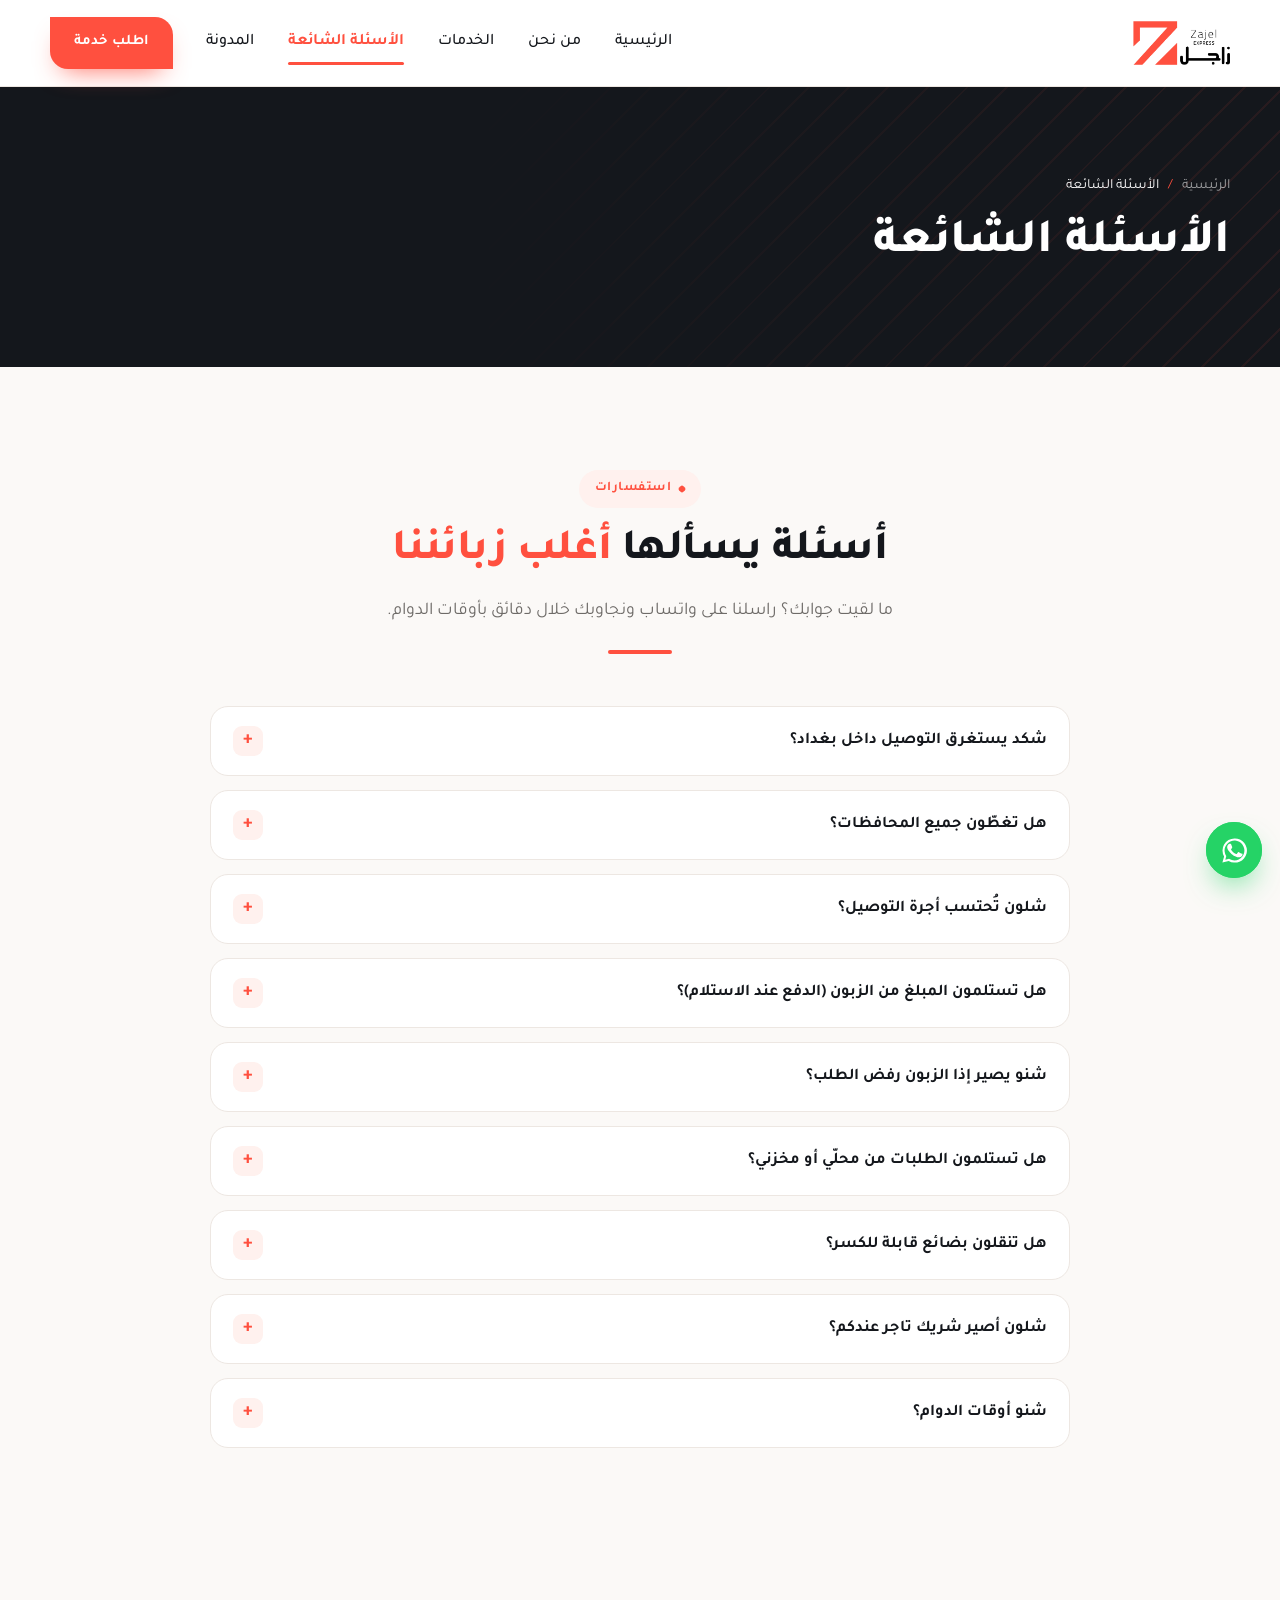
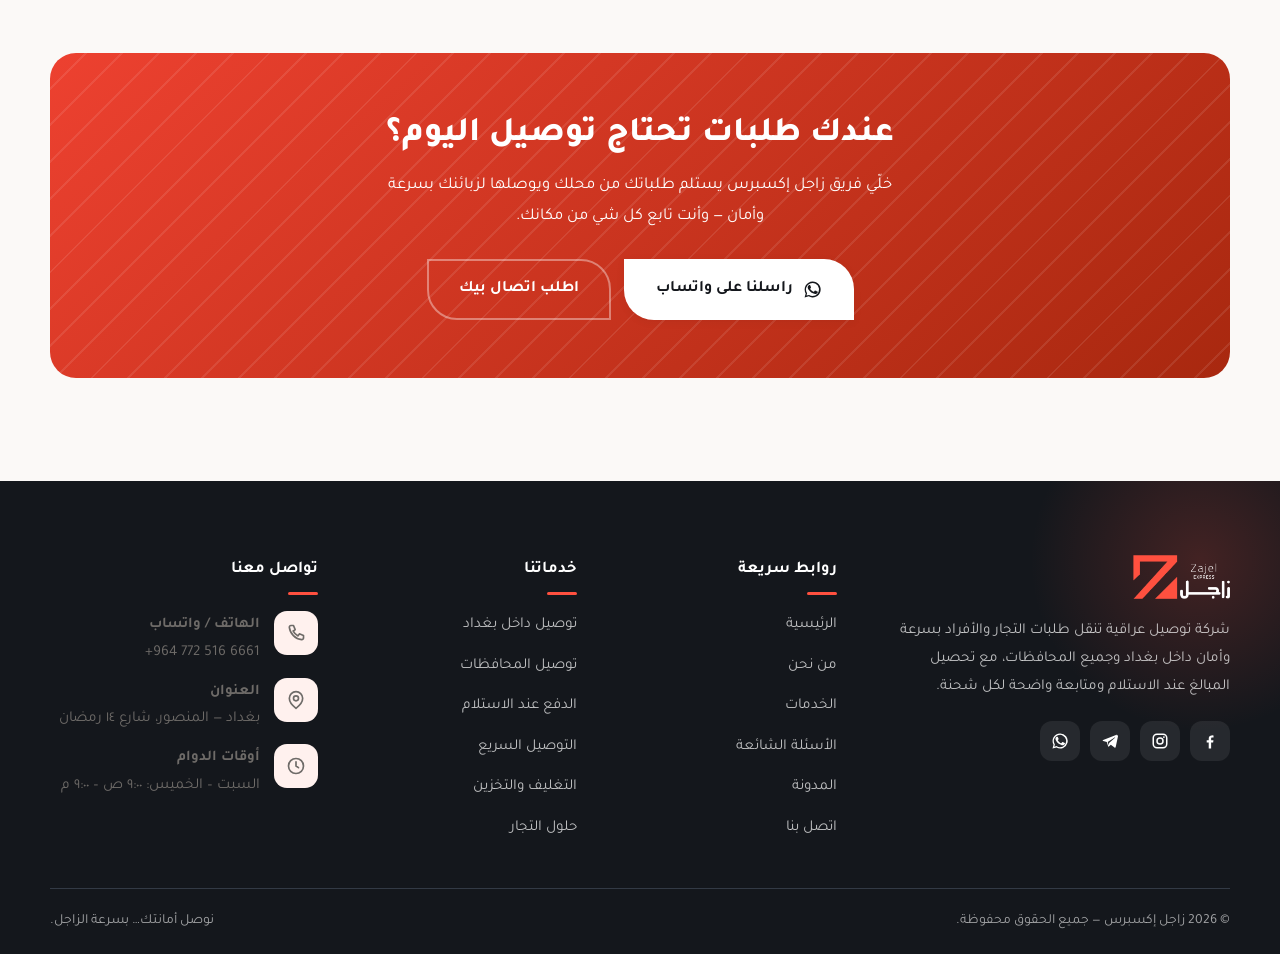
<file: faq.html>
<!doctype html>
<html lang="ar" dir="rtl">
<head>
<meta charset="utf-8">
<meta name="viewport" content="width=device-width,initial-scale=1,viewport-fit=cover">
<title>الأسئلة الشائعة | زاجل إكسبرس</title>
<meta name="description" content="إجابات واضحة على أكثر الأسئلة تكراراً عن خدمات زاجل إكسبرس: وقت التوصيل، الأسعار، الدفع عند الاستلام، المرتجعات، والاشتراك كتاجر.">
<meta name="theme-color" content="#14171C">
<meta name="author" content="زاجل إكسبرس">
<link rel="icon" type="image/png" href="favicon.png">
<link rel="apple-touch-icon" href="assets/img/apple-touch-icon.png">
<meta property="og:type" content="website">
<meta property="og:site_name" content="زاجل إكسبرس">
<meta property="og:locale" content="ar_IQ">
<meta property="og:title" content="الأسئلة الشائعة | زاجل إكسبرس">
<meta property="og:description" content="إجابات واضحة على أكثر الأسئلة تكراراً عن خدمات زاجل إكسبرس: وقت التوصيل، الأسعار، الدفع عند الاستلام، المرتجعات، والاشتراك كتاجر.">
<meta property="og:image" content="https://zajeliraq.com/assets/img/og-cover.png">
<meta name="twitter:card" content="summary_large_image">
<link rel="canonical" href="https://zajeliraq.com/faq">
<meta property="og:url" content="https://zajeliraq.com/faq">

<link rel="preconnect" href="https://fonts.googleapis.com">
<link rel="preconnect" href="https://fonts.gstatic.com" crossorigin>
<link rel="stylesheet" href="https://fonts.googleapis.com/css2?family=Tajawal:wght@400;500;700;800&display=swap">
<link rel="stylesheet" href="assets/css/style.css">
<script type="application/ld+json">{"@context": "https://schema.org", "@type": "FAQPage", "mainEntity": [{"@type": "Question", "name": "شكد يستغرق التوصيل داخل بغداد؟", "acceptedAnswer": {"@type": "Answer", "text": "عادةً خلال ٢٤ ساعة من وقت استلام الطلب من محلّك. وإذا الطلب مستعجل، عدنا خدمة التوصيل بنفس اليوم لمناطق بغداد حسب وقت الاستلام."}}, {"@type": "Question", "name": "هل تغطّون جميع المحافظات؟", "acceptedAnswer": {"@type": "Answer", "text": "نعم، نوصل لكل محافظات العراق عبر خطوط يومية ونقاط استلام وفرز. بعض المناطق البعيدة أو النائية ممكن تحتاج يوم إضافي، ونخبرك بيه من البداية."}}, {"@type": "Question", "name": "شلون تُحتسب أجرة التوصيل؟", "acceptedAnswer": {"@type": "Answer", "text": "الأجرة تعتمد على المنطقة، وحجم أو وزن الطلب، وعدد طلباتك الشهرية. راسلنا على واتساب ونعطيك قائمة أسعار واضحة ومخصصة لحجم شغلك."}}, {"@type": "Question", "name": "هل تستلمون المبلغ من الزبون (الدفع عند الاستلام)؟", "acceptedAnswer": {"@type": "Answer", "text": "نعم. نستلم مبلغ الطلب من الزبون وقت التسليم، ونحوّله لك حسب جدول متفق عليه مسبقاً، مع كشف يبيّن كل طلب ومبلغه."}}, {"@type": "Question", "name": "شنو يصير إذا الزبون رفض الطلب؟", "acceptedAnswer": {"@type": "Answer", "text": "نرجّع الطلب لك سالم، وتُحتسب أجرة إرجاع مخفّضة. ونزوّدك بسبب الرفض حتى تقدر تقلّل المرتجعات بالطلبات الجاية."}}, {"@type": "Question", "name": "هل تستلمون الطلبات من محلّي أو مخزني؟", "acceptedAnswer": {"@type": "Answer", "text": "نعم، مندوبنا يجي لمحلّك أو مخزنك بموعد متفق عليه، وبدون كلفة إضافية داخل بغداد. للمحافظات نتفق على أقرب نقطة استلام."}}, {"@type": "Question", "name": "هل تنقلون بضائع قابلة للكسر؟", "acceptedAnswer": {"@type": "Answer", "text": "نعم، بشرط تغليف مناسب يتحمّل النقل. ونوفّر خدمة تغليف إضافية عندنا للمنتجات الحساسة مثل الزجاج والإلكترونيات."}}, {"@type": "Question", "name": "شلون أصير شريك تاجر عندكم؟", "acceptedAnswer": {"@type": "Answer", "text": "راسلنا على واتساب وزوّدنا باسم نشاطك ونوع منتجاتك وعدد طلباتك التقريبي باليوم. نفتح لك حساب، ونحدد سعرك ومندوبك المخصص."}}, {"@type": "Question", "name": "شنو أوقات الدوام؟", "acceptedAnswer": {"@type": "Answer", "text": "السبت إلى الخميس من ٩:٠٠ صباحاً حتى ٩:٠٠ مساءً. يوم الجمعة نستقبل الحالات المستعجلة حسب الاتفاق المسبق."}}]}</script>
</head>
<body>
<a href="#main" class="sr-only">تخطَّ إلى المحتوى</a>
<header class="header">
  <div class="wrap header__in">
    <a class="brand" href="index.html" aria-label="زاجل إكسبرس — الصفحة الرئيسية">
      <img src="assets/img/logo.png" width="176" height="80" alt="زاجل إكسبرس">
    </a>
    <nav class="nav" aria-label="القائمة الرئيسية"><a href="index.html">الرئيسية</a><a href="about.html">من نحن</a><a href="index.html#services">الخدمات</a><a href="faq.html" class="is-active">الأسئلة الشائعة</a><a href="blog.html">المدونة</a></nav>
    <a class="btn btn-brand btn-sm header__cta" href="contact.html">اطلب خدمة</a>
    <button class="burger" type="button" aria-label="فتح القائمة" aria-expanded="false" aria-controls="drawer">
      <span></span><span></span><span></span>
    </button>
  </div>
</header>

<div class="drawer" id="drawer" aria-hidden="true" aria-label="قائمة التنقّل">
  <div class="wrap" style="display:flex;flex-direction:column;flex:1">
    <div class="drawer__top">
      <img src="assets/img/logo-light.png" width="176" height="80" alt="زاجل إكسبرس">
      <button class="drawer__close" type="button" aria-label="إغلاق القائمة">&times;</button>
    </div>
    <nav aria-label="قائمة الموبايل"><a href="index.html">الرئيسية</a><a href="about.html">من نحن</a><a href="index.html#services">الخدمات</a><a href="faq.html" class="is-active">الأسئلة الشائعة</a><a href="blog.html">المدونة</a><a href="contact.html">اتصل بنا</a></nav>
    <div class="drawer__foot">
      <a class="btn btn-brand" href="https://wa.me/9647725166661" target="_blank" rel="noopener"><svg viewBox="0 0 24 24" fill="currentColor"><path d="M17.5 14.4c-.3-.2-1.7-.9-2-1s-.5-.1-.7.2-.8 1-.9 1.2-.3.2-.6.1a8.2 8.2 0 0 1-2.4-1.5 9 9 0 0 1-1.7-2.1c-.2-.3 0-.5.1-.6l.5-.6.3-.5v-.5l-.9-2.2c-.3-.6-.5-.5-.7-.5h-.6a1.2 1.2 0 0 0-.9.4A3.6 3.6 0 0 0 5.9 9c0 1.5 1.1 3 1.3 3.2s2.2 3.3 5.3 4.6a17 17 0 0 0 1.8.7 4.3 4.3 0 0 0 2 .1 3.2 3.2 0 0 0 2.1-1.5 2.6 2.6 0 0 0 .2-1.5zM12 2a10 10 0 0 0-8.6 15L2 22l5.2-1.4A10 10 0 1 0 12 2zm0 18.2a8.2 8.2 0 0 1-4.2-1.2l-.3-.2-3.1.8.8-3-.2-.3A8.2 8.2 0 1 1 12 20.2z"/></svg> تواصل عبر واتساب</a>
      <a class="btn btn-outline-light" href="tel:+9647725166661"><svg viewBox="0 0 24 24" fill="none" stroke="currentColor" stroke-width="2" stroke-linecap="round" stroke-linejoin="round"><path d="M6 3h3l2 5-2.5 1.5a12 12 0 0 0 6 6L16 13l5 2v3a2 2 0 0 1-2.2 2A17 17 0 0 1 4 5.2 2 2 0 0 1 6 3z"/></svg> <span dir="ltr">+964 772 516 6661</span></a>
    </div>
  </div>
</div>

<main id="main">
<section class="page-head">
  <div class="wrap">
    <div class="crumbs"><a href="index.html">الرئيسية</a><span>/</span><span style="color:#fff">الأسئلة الشائعة</span></div>
    <h1>الأسئلة الشائعة</h1>
  </div>
</section>
<section class="section">
  <div class="wrap">
    <div class="section-head center reveal">
      <span class="eyebrow">استفسارات</span>
      <h2 class="title">أسئلة يسألها <span class="hl">أغلب زبائننا</span></h2>
      <p class="lead">ما لقيت جوابك؟ راسلنا على واتساب ونجاوبك خلال دقائق بأوقات الدوام.</p>
      <div class="rule"></div>
    </div>
    <div class="faq"><div class="faq__item reveal">
      <button class="faq__q" type="button" aria-expanded="false" id="fq0" aria-controls="fa0">
        <span>شكد يستغرق التوصيل داخل بغداد؟</span><span class="faq__ic" aria-hidden="true">+</span>
      </button>
      <div class="faq__a" id="fa0" role="region" aria-labelledby="fq0"><div><p>عادةً خلال ٢٤ ساعة من وقت استلام الطلب من محلّك. وإذا الطلب مستعجل، عدنا خدمة التوصيل بنفس اليوم لمناطق بغداد حسب وقت الاستلام.</p></div></div>
    </div><div class="faq__item reveal">
      <button class="faq__q" type="button" aria-expanded="false" id="fq1" aria-controls="fa1">
        <span>هل تغطّون جميع المحافظات؟</span><span class="faq__ic" aria-hidden="true">+</span>
      </button>
      <div class="faq__a" id="fa1" role="region" aria-labelledby="fq1"><div><p>نعم، نوصل لكل محافظات العراق عبر خطوط يومية ونقاط استلام وفرز. بعض المناطق البعيدة أو النائية ممكن تحتاج يوم إضافي، ونخبرك بيه من البداية.</p></div></div>
    </div><div class="faq__item reveal">
      <button class="faq__q" type="button" aria-expanded="false" id="fq2" aria-controls="fa2">
        <span>شلون تُحتسب أجرة التوصيل؟</span><span class="faq__ic" aria-hidden="true">+</span>
      </button>
      <div class="faq__a" id="fa2" role="region" aria-labelledby="fq2"><div><p>الأجرة تعتمد على المنطقة، وحجم أو وزن الطلب، وعدد طلباتك الشهرية. راسلنا على واتساب ونعطيك قائمة أسعار واضحة ومخصصة لحجم شغلك.</p></div></div>
    </div><div class="faq__item reveal">
      <button class="faq__q" type="button" aria-expanded="false" id="fq3" aria-controls="fa3">
        <span>هل تستلمون المبلغ من الزبون (الدفع عند الاستلام)؟</span><span class="faq__ic" aria-hidden="true">+</span>
      </button>
      <div class="faq__a" id="fa3" role="region" aria-labelledby="fq3"><div><p>نعم. نستلم مبلغ الطلب من الزبون وقت التسليم، ونحوّله لك حسب جدول متفق عليه مسبقاً، مع كشف يبيّن كل طلب ومبلغه.</p></div></div>
    </div><div class="faq__item reveal">
      <button class="faq__q" type="button" aria-expanded="false" id="fq4" aria-controls="fa4">
        <span>شنو يصير إذا الزبون رفض الطلب؟</span><span class="faq__ic" aria-hidden="true">+</span>
      </button>
      <div class="faq__a" id="fa4" role="region" aria-labelledby="fq4"><div><p>نرجّع الطلب لك سالم، وتُحتسب أجرة إرجاع مخفّضة. ونزوّدك بسبب الرفض حتى تقدر تقلّل المرتجعات بالطلبات الجاية.</p></div></div>
    </div><div class="faq__item reveal">
      <button class="faq__q" type="button" aria-expanded="false" id="fq5" aria-controls="fa5">
        <span>هل تستلمون الطلبات من محلّي أو مخزني؟</span><span class="faq__ic" aria-hidden="true">+</span>
      </button>
      <div class="faq__a" id="fa5" role="region" aria-labelledby="fq5"><div><p>نعم، مندوبنا يجي لمحلّك أو مخزنك بموعد متفق عليه، وبدون كلفة إضافية داخل بغداد. للمحافظات نتفق على أقرب نقطة استلام.</p></div></div>
    </div><div class="faq__item reveal">
      <button class="faq__q" type="button" aria-expanded="false" id="fq6" aria-controls="fa6">
        <span>هل تنقلون بضائع قابلة للكسر؟</span><span class="faq__ic" aria-hidden="true">+</span>
      </button>
      <div class="faq__a" id="fa6" role="region" aria-labelledby="fq6"><div><p>نعم، بشرط تغليف مناسب يتحمّل النقل. ونوفّر خدمة تغليف إضافية عندنا للمنتجات الحساسة مثل الزجاج والإلكترونيات.</p></div></div>
    </div><div class="faq__item reveal">
      <button class="faq__q" type="button" aria-expanded="false" id="fq7" aria-controls="fa7">
        <span>شلون أصير شريك تاجر عندكم؟</span><span class="faq__ic" aria-hidden="true">+</span>
      </button>
      <div class="faq__a" id="fa7" role="region" aria-labelledby="fq7"><div><p>راسلنا على واتساب وزوّدنا باسم نشاطك ونوع منتجاتك وعدد طلباتك التقريبي باليوم. نفتح لك حساب، ونحدد سعرك ومندوبك المخصص.</p></div></div>
    </div><div class="faq__item reveal">
      <button class="faq__q" type="button" aria-expanded="false" id="fq8" aria-controls="fa8">
        <span>شنو أوقات الدوام؟</span><span class="faq__ic" aria-hidden="true">+</span>
      </button>
      <div class="faq__a" id="fa8" role="region" aria-labelledby="fq8"><div><p>السبت إلى الخميس من ٩:٠٠ صباحاً حتى ٩:٠٠ مساءً. يوم الجمعة نستقبل الحالات المستعجلة حسب الاتفاق المسبق.</p></div></div>
    </div></div>
  </div>
</section>

<section class="section">
  <div class="wrap">
    <div class="cta-band reveal">
      <h2>عندك طلبات تحتاج توصيل اليوم؟</h2>
      <p>خلّي فريق زاجل إكسبرس يستلم طلباتك من محلك ويوصلها لزبائنك بسرعة وأمان — وأنت تابع كل شي من مكانك.</p>
      <div class="btns">
        <a class="btn btn-white" href="https://wa.me/9647725166661" target="_blank" rel="noopener"><svg viewBox="0 0 24 24" fill="currentColor"><path d="M17.5 14.4c-.3-.2-1.7-.9-2-1s-.5-.1-.7.2-.8 1-.9 1.2-.3.2-.6.1a8.2 8.2 0 0 1-2.4-1.5 9 9 0 0 1-1.7-2.1c-.2-.3 0-.5.1-.6l.5-.6.3-.5v-.5l-.9-2.2c-.3-.6-.5-.5-.7-.5h-.6a1.2 1.2 0 0 0-.9.4A3.6 3.6 0 0 0 5.9 9c0 1.5 1.1 3 1.3 3.2s2.2 3.3 5.3 4.6a17 17 0 0 0 1.8.7 4.3 4.3 0 0 0 2 .1 3.2 3.2 0 0 0 2.1-1.5 2.6 2.6 0 0 0 .2-1.5zM12 2a10 10 0 0 0-8.6 15L2 22l5.2-1.4A10 10 0 1 0 12 2zm0 18.2a8.2 8.2 0 0 1-4.2-1.2l-.3-.2-3.1.8.8-3-.2-.3A8.2 8.2 0 1 1 12 20.2z"/></svg> راسلنا على واتساب</a>
        <a class="btn btn-outline-light" href="contact.html">اطلب اتصال بيك</a>
      </div>
    </div>
  </div>
</section>

</main>

<footer class="footer">
  <div class="wrap">
    <div class="footer__grid">
      <div class="footer__brand">
        <img src="assets/img/logo-light.png" width="176" height="80" alt="زاجل إكسبرس">
        <p>شركة توصيل عراقية تنقل طلبات التجار والأفراد بسرعة وأمان داخل بغداد وجميع المحافظات، مع تحصيل المبالغ عند الاستلام ومتابعة واضحة لكل شحنة.</p>
        <div class="socials">
          <a href="#" aria-label="فيسبوك"><svg viewBox="0 0 24 24" fill="currentColor"><path d="M13.5 22v-8h2.7l.4-3.1h-3.1V8.9c0-.9.25-1.5 1.55-1.5H16.7V4.6A22 22 0 0 0 14.3 4.5c-2.4 0-4 1.45-4 4.1v2.3H7.6V14h2.7v8z"/></svg></a>
          <a href="#" aria-label="إنستغرام"><svg viewBox="0 0 24 24" fill="none" stroke="currentColor" stroke-width="2"><rect x="3" y="3" width="18" height="18" rx="5"/><circle cx="12" cy="12" r="4"/><circle cx="17.2" cy="6.8" r="1.2" fill="currentColor" stroke="none"/></svg></a>
          <a href="#" aria-label="تيليغرام"><svg viewBox="0 0 24 24" fill="currentColor"><path d="M21.7 3.4 2.9 10.6c-1 .4-1 1 .1 1.3l4.7 1.5 1.8 5.6c.2.6.4.8 1 .3l2.6-2.2 4.9 3.6c.9.5 1.4.2 1.6-.8l3-14c.3-1.2-.4-1.8-1.9-1.5zM8.9 13.2l9.3-5.9c.4-.3.8-.1.5.2l-7.9 7.2-.3 3.3z"/></svg></a>
          <a href="https://wa.me/9647725166661" target="_blank" rel="noopener" aria-label="واتساب"><svg viewBox="0 0 24 24" fill="currentColor"><path d="M17.5 14.4c-.3-.2-1.7-.9-2-1s-.5-.1-.7.2-.8 1-.9 1.2-.3.2-.6.1a8.2 8.2 0 0 1-2.4-1.5 9 9 0 0 1-1.7-2.1c-.2-.3 0-.5.1-.6l.5-.6.3-.5v-.5l-.9-2.2c-.3-.6-.5-.5-.7-.5h-.6a1.2 1.2 0 0 0-.9.4A3.6 3.6 0 0 0 5.9 9c0 1.5 1.1 3 1.3 3.2s2.2 3.3 5.3 4.6a17 17 0 0 0 1.8.7 4.3 4.3 0 0 0 2 .1 3.2 3.2 0 0 0 2.1-1.5 2.6 2.6 0 0 0 .2-1.5zM12 2a10 10 0 0 0-8.6 15L2 22l5.2-1.4A10 10 0 1 0 12 2zm0 18.2a8.2 8.2 0 0 1-4.2-1.2l-.3-.2-3.1.8.8-3-.2-.3A8.2 8.2 0 1 1 12 20.2z"/></svg></a>
        </div>
      </div>
      <div>
        <h4>روابط سريعة</h4>
        <ul><li><a href="index.html">الرئيسية</a></li><li><a href="about.html">من نحن</a></li><li><a href="index.html#services">الخدمات</a></li><li><a href="faq.html">الأسئلة الشائعة</a></li><li><a href="blog.html">المدونة</a></li><li><a href="contact.html">اتصل بنا</a></li></ul>
      </div>
      <div>
        <h4>خدماتنا</h4>
        <ul><li><a href="index.html#services">توصيل داخل بغداد</a></li><li><a href="index.html#services">توصيل المحافظات</a></li><li><a href="index.html#services">الدفع عند الاستلام</a></li><li><a href="index.html#services">التوصيل السريع</a></li><li><a href="index.html#services">التغليف والتخزين</a></li><li><a href="index.html#services">حلول التجار</a></li></ul>
      </div>
      <div>
        <h4>تواصل معنا</h4>
        <ul class="info-list">
          <li class="info"><span class="info__ic"><svg viewBox="0 0 24 24" fill="none" stroke="currentColor" stroke-width="2" stroke-linecap="round" stroke-linejoin="round"><path d="M6 3h3l2 5-2.5 1.5a12 12 0 0 0 6 6L16 13l5 2v3a2 2 0 0 1-2.2 2A17 17 0 0 1 4 5.2 2 2 0 0 1 6 3z"/></svg></span><span><b>الهاتف / واتساب</b><a href="tel:+9647725166661" dir="ltr">+964 772 516 6661</a></span></li>
          <li class="info"><span class="info__ic"><svg viewBox="0 0 24 24" fill="none" stroke="currentColor" stroke-width="2" stroke-linecap="round" stroke-linejoin="round"><path d="M20 10c0 6-8 12-8 12s-8-6-8-12a8 8 0 0 1 16 0z"/><circle cx="12" cy="10" r="3"/></svg></span><span><b>العنوان</b><span>بغداد — المنصور، شارع ١٤ رمضان</span></span></li>
          <li class="info"><span class="info__ic"><svg viewBox="0 0 24 24" fill="none" stroke="currentColor" stroke-width="2" stroke-linecap="round" stroke-linejoin="round"><circle cx="12" cy="12" r="9"/><path d="M12 7v5l3 2"/></svg></span><span><b>أوقات الدوام</b><span>السبت – الخميس: ٩:٠٠ ص – ٩:٠٠ م</span></span></li>
        </ul>
      </div>
    </div>
    <div class="footer__bar">
      <span>© <span data-year>2026</span> زاجل إكسبرس — جميع الحقوق محفوظة.</span>
      <span>نوصل أمانتك… بسرعة الزاجل.</span>
    </div>
  </div>
</footer>

<a class="wa" href="https://wa.me/9647725166661" target="_blank" rel="noopener" aria-label="تواصل معنا عبر واتساب"><svg viewBox="0 0 24 24" fill="currentColor"><path d="M17.5 14.4c-.3-.2-1.7-.9-2-1s-.5-.1-.7.2-.8 1-.9 1.2-.3.2-.6.1a8.2 8.2 0 0 1-2.4-1.5 9 9 0 0 1-1.7-2.1c-.2-.3 0-.5.1-.6l.5-.6.3-.5v-.5l-.9-2.2c-.3-.6-.5-.5-.7-.5h-.6a1.2 1.2 0 0 0-.9.4A3.6 3.6 0 0 0 5.9 9c0 1.5 1.1 3 1.3 3.2s2.2 3.3 5.3 4.6a17 17 0 0 0 1.8.7 4.3 4.3 0 0 0 2 .1 3.2 3.2 0 0 0 2.1-1.5 2.6 2.6 0 0 0 .2-1.5zM12 2a10 10 0 0 0-8.6 15L2 22l5.2-1.4A10 10 0 1 0 12 2zm0 18.2a8.2 8.2 0 0 1-4.2-1.2l-.3-.2-3.1.8.8-3-.2-.3A8.2 8.2 0 1 1 12 20.2z"/></svg></a>
<script src="assets/js/main.js" defer></script>
</body>
</html>
</file>
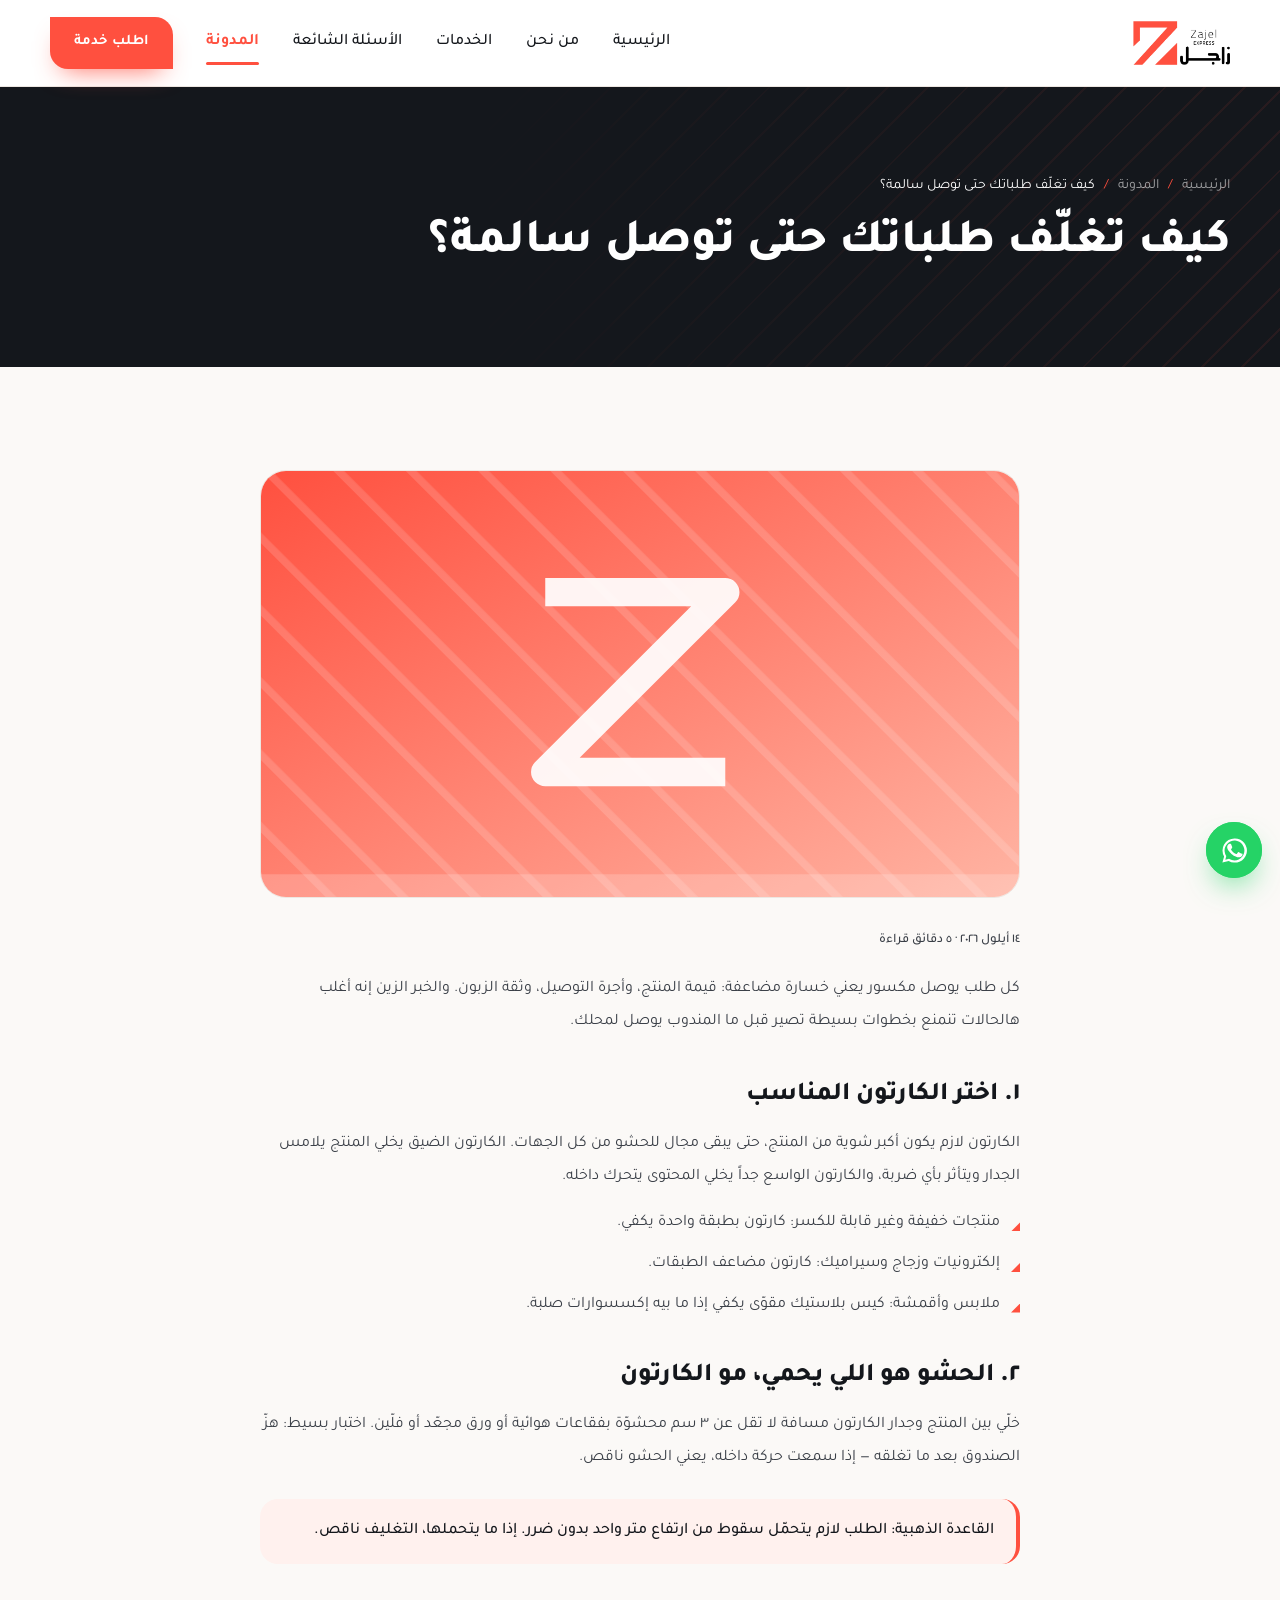
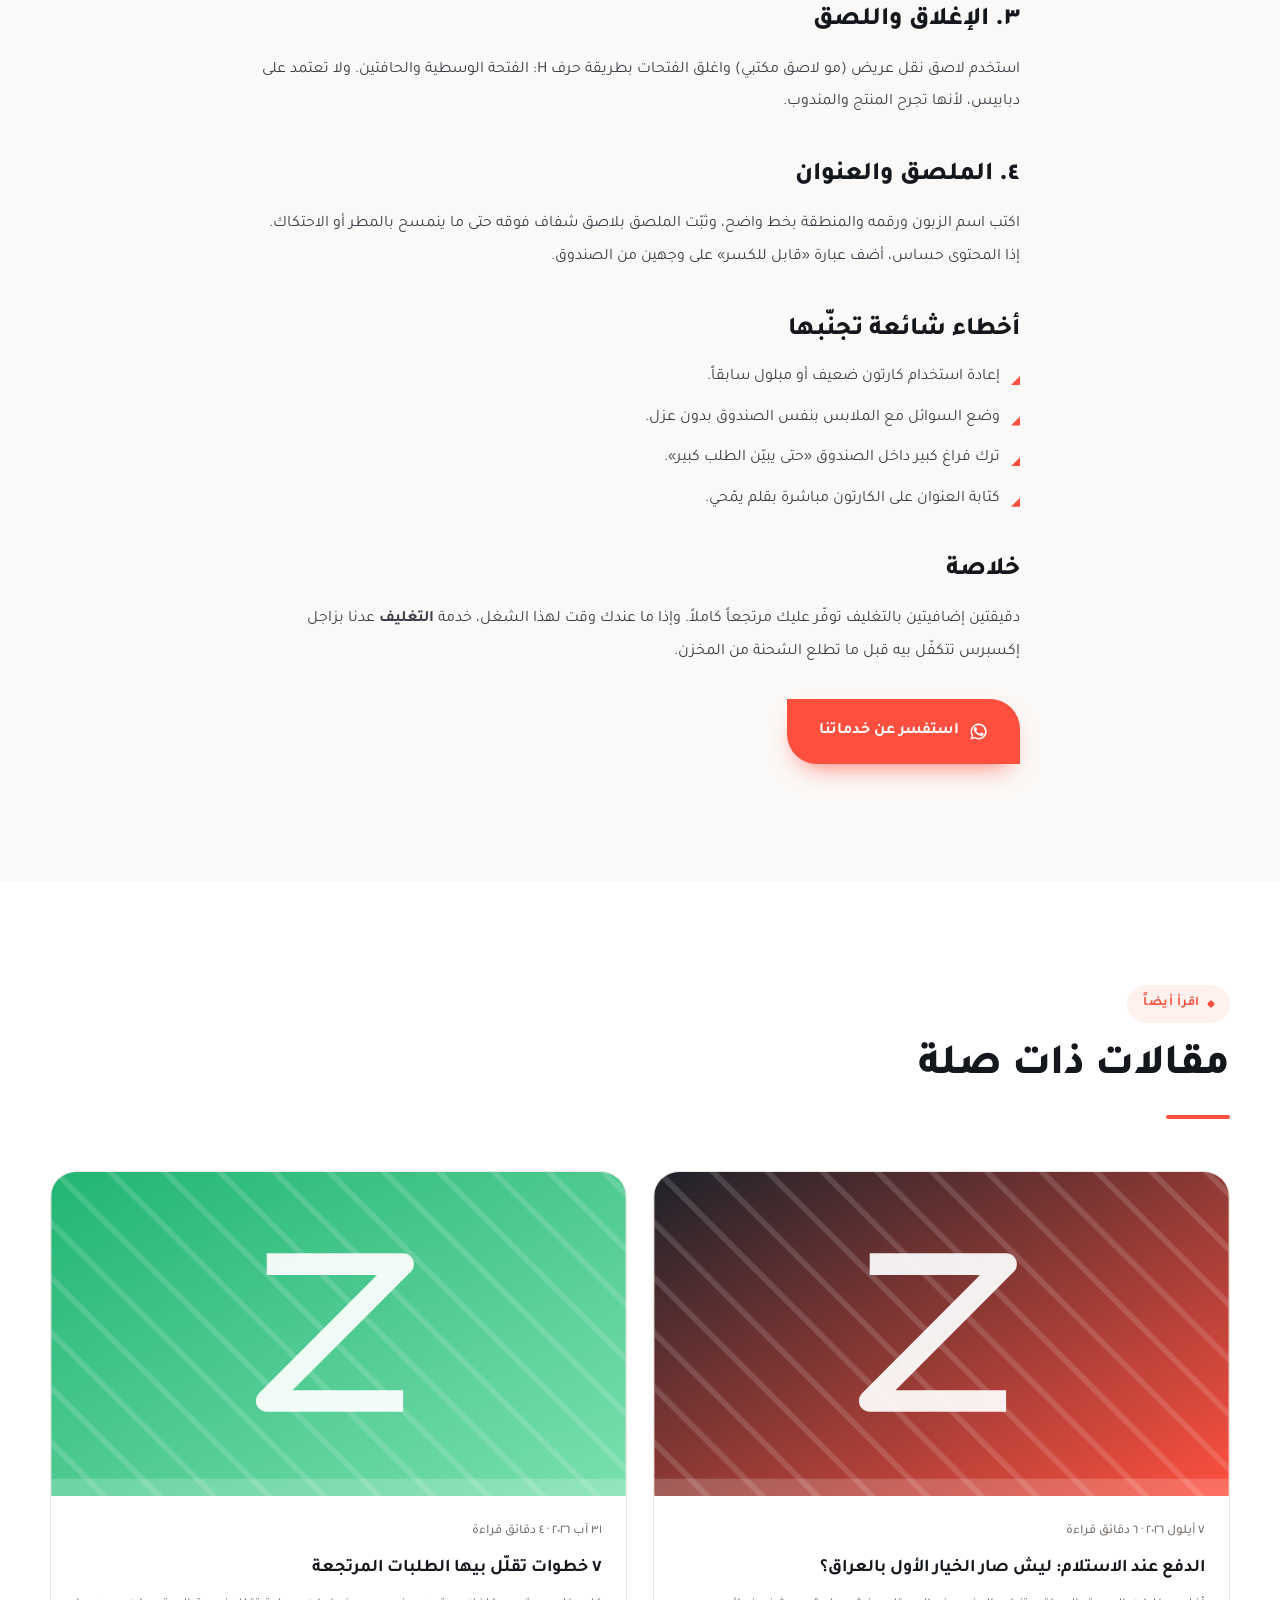
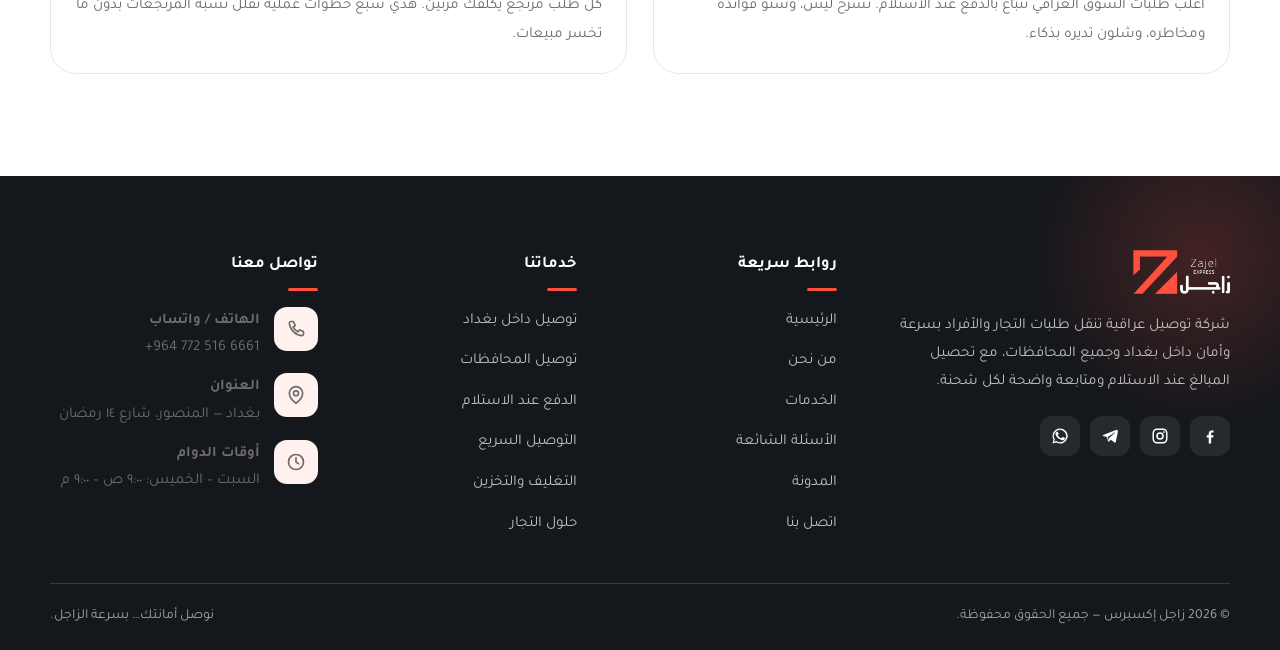
<file: blog/post-1.html>
<!doctype html>
<html lang="ar" dir="rtl">
<head>
<meta charset="utf-8">
<meta name="viewport" content="width=device-width,initial-scale=1,viewport-fit=cover">
<title>كيف تغلّف طلباتك حتى توصل سالمة؟ | مدونة زاجل إكسبرس</title>
<meta name="description" content="أغلب الأضرار اللي تصير للطلبات سببها التغليف مو النقل. هذا دليل عملي مختصر يخليك تغلّف صح من أول مرة.">
<meta name="theme-color" content="#14171C">
<meta name="author" content="زاجل إكسبرس">
<link rel="icon" type="image/png" href="../favicon.png">
<link rel="apple-touch-icon" href="../assets/img/apple-touch-icon.png">
<meta property="og:type" content="website">
<meta property="og:site_name" content="زاجل إكسبرس">
<meta property="og:locale" content="ar_IQ">
<meta property="og:title" content="كيف تغلّف طلباتك حتى توصل سالمة؟ | مدونة زاجل إكسبرس">
<meta property="og:description" content="أغلب الأضرار اللي تصير للطلبات سببها التغليف مو النقل. هذا دليل عملي مختصر يخليك تغلّف صح من أول مرة.">
<meta property="og:image" content="https://zajeliraq.com/assets/img/og-cover.png">
<meta name="twitter:card" content="summary_large_image">
<link rel="canonical" href="https://zajeliraq.com/blog/post-1">
<meta property="og:url" content="https://zajeliraq.com/blog/post-1">

<link rel="preconnect" href="https://fonts.googleapis.com">
<link rel="preconnect" href="https://fonts.gstatic.com" crossorigin>
<link rel="stylesheet" href="https://fonts.googleapis.com/css2?family=Tajawal:wght@400;500;700;800&display=swap">
<link rel="stylesheet" href="../assets/css/style.css">
</head>
<body>
<a href="#main" class="sr-only">تخطَّ إلى المحتوى</a>
<header class="header">
  <div class="wrap header__in">
    <a class="brand" href="../index.html" aria-label="زاجل إكسبرس — الصفحة الرئيسية">
      <img src="../assets/img/logo.png" width="176" height="80" alt="زاجل إكسبرس">
    </a>
    <nav class="nav" aria-label="القائمة الرئيسية"><a href="../index.html">الرئيسية</a><a href="../about.html">من نحن</a><a href="../index.html#services">الخدمات</a><a href="../faq.html">الأسئلة الشائعة</a><a href="../blog.html" class="is-active">المدونة</a></nav>
    <a class="btn btn-brand btn-sm header__cta" href="../contact.html">اطلب خدمة</a>
    <button class="burger" type="button" aria-label="فتح القائمة" aria-expanded="false" aria-controls="drawer">
      <span></span><span></span><span></span>
    </button>
  </div>
</header>

<div class="drawer" id="drawer" aria-hidden="true" aria-label="قائمة التنقّل">
  <div class="wrap" style="display:flex;flex-direction:column;flex:1">
    <div class="drawer__top">
      <img src="../assets/img/logo-light.png" width="176" height="80" alt="زاجل إكسبرس">
      <button class="drawer__close" type="button" aria-label="إغلاق القائمة">&times;</button>
    </div>
    <nav aria-label="قائمة الموبايل"><a href="../index.html">الرئيسية</a><a href="../about.html">من نحن</a><a href="../index.html#services">الخدمات</a><a href="../faq.html">الأسئلة الشائعة</a><a href="../blog.html" class="is-active">المدونة</a><a href="../contact.html">اتصل بنا</a></nav>
    <div class="drawer__foot">
      <a class="btn btn-brand" href="https://wa.me/9647725166661" target="_blank" rel="noopener"><svg viewBox="0 0 24 24" fill="currentColor"><path d="M17.5 14.4c-.3-.2-1.7-.9-2-1s-.5-.1-.7.2-.8 1-.9 1.2-.3.2-.6.1a8.2 8.2 0 0 1-2.4-1.5 9 9 0 0 1-1.7-2.1c-.2-.3 0-.5.1-.6l.5-.6.3-.5v-.5l-.9-2.2c-.3-.6-.5-.5-.7-.5h-.6a1.2 1.2 0 0 0-.9.4A3.6 3.6 0 0 0 5.9 9c0 1.5 1.1 3 1.3 3.2s2.2 3.3 5.3 4.6a17 17 0 0 0 1.8.7 4.3 4.3 0 0 0 2 .1 3.2 3.2 0 0 0 2.1-1.5 2.6 2.6 0 0 0 .2-1.5zM12 2a10 10 0 0 0-8.6 15L2 22l5.2-1.4A10 10 0 1 0 12 2zm0 18.2a8.2 8.2 0 0 1-4.2-1.2l-.3-.2-3.1.8.8-3-.2-.3A8.2 8.2 0 1 1 12 20.2z"/></svg> تواصل عبر واتساب</a>
      <a class="btn btn-outline-light" href="tel:+9647725166661"><svg viewBox="0 0 24 24" fill="none" stroke="currentColor" stroke-width="2" stroke-linecap="round" stroke-linejoin="round"><path d="M6 3h3l2 5-2.5 1.5a12 12 0 0 0 6 6L16 13l5 2v3a2 2 0 0 1-2.2 2A17 17 0 0 1 4 5.2 2 2 0 0 1 6 3z"/></svg> <span dir="ltr">+964 772 516 6661</span></a>
    </div>
  </div>
</div>

<main id="main">
<section class="page-head">
  <div class="wrap">
    <div class="crumbs"><a href="../index.html">الرئيسية</a><span>/</span><a href="../blog.html">المدونة</a><span>/</span><span style="color:#fff">كيف تغلّف طلباتك حتى توصل سالمة؟</span></div>
    <h1>كيف تغلّف طلباتك حتى توصل سالمة؟</h1>
  </div>
</section>
<section class="section">
  <div class="wrap">
    <div class="article">
      <div class="article__cover reveal"><img src="../assets/img/post-1.svg" width="800" height="450" alt="غلاف مقال: كيف تغلّف طلباتك حتى توصل سالمة؟"></div>
      <p class="post-card__meta" style="margin-bottom:18px">١٤ أيلول ٢٠٢٦ · ٥ دقائق قراءة</p>
      
<p>كل طلب يوصل مكسور يعني خسارة مضاعفة: قيمة المنتج، وأجرة التوصيل، وثقة الزبون. والخبر الزين إنه أغلب هالحالات تنمنع بخطوات بسيطة تصير قبل ما المندوب يوصل لمحلك.</p>
<h2>١. اختر الكارتون المناسب</h2>
<p>الكارتون لازم يكون أكبر شوية من المنتج، حتى يبقى مجال للحشو من كل الجهات. الكارتون الضيق يخلي المنتج يلامس الجدار ويتأثر بأي ضربة، والكارتون الواسع جداً يخلي المحتوى يتحرك داخله.</p>
<ul>
  <li>منتجات خفيفة وغير قابلة للكسر: كارتون بطبقة واحدة يكفي.</li>
  <li>إلكترونيات وزجاج وسيراميك: كارتون مضاعف الطبقات.</li>
  <li>ملابس وأقمشة: كيس بلاستيك مقوّى يكفي إذا ما بيه إكسسوارات صلبة.</li>
</ul>
<h2>٢. الحشو هو اللي يحمي، مو الكارتون</h2>
<p>خلّي بين المنتج وجدار الكارتون مسافة لا تقل عن ٣ سم محشوّة بفقاعات هوائية أو ورق مجعّد أو فلّين. اختبار بسيط: هزّ الصندوق بعد ما تغلقه — إذا سمعت حركة داخله، يعني الحشو ناقص.</p>
<blockquote>القاعدة الذهبية: الطلب لازم يتحمّل سقوط من ارتفاع متر واحد بدون ضرر. إذا ما يتحملها، التغليف ناقص.</blockquote>
<h2>٣. الإغلاق واللصق</h2>
<p>استخدم لاصق نقل عريض (مو لاصق مكتبي) واغلق الفتحات بطريقة حرف H: الفتحة الوسطية والحافتين. ولا تعتمد على دبابيس، لأنها تجرح المنتج والمندوب.</p>
<h2>٤. الملصق والعنوان</h2>
<p>اكتب اسم الزبون ورقمه والمنطقة بخط واضح، وثبّت الملصق بلاصق شفاف فوقه حتى ما ينمسح بالمطر أو الاحتكاك. إذا المحتوى حساس، أضف عبارة «قابل للكسر» على وجهين من الصندوق.</p>
<h2>أخطاء شائعة تجنّبها</h2>
<ul>
  <li>إعادة استخدام كارتون ضعيف أو مبلول سابقاً.</li>
  <li>وضع السوائل مع الملابس بنفس الصندوق بدون عزل.</li>
  <li>ترك فراغ كبير داخل الصندوق «حتى يبيّن الطلب كبير».</li>
  <li>كتابة العنوان على الكارتون مباشرة بقلم يمّحي.</li>
</ul>
<h2>خلاصة</h2>
<p>دقيقتين إضافيتين بالتغليف توفّر عليك مرتجعاً كاملاً. وإذا ما عندك وقت لهذا الشغل، خدمة <strong>التغليف</strong> عدنا بزاجل إكسبرس تتكفّل بيه قبل ما تطلع الشحنة من المخزن.</p>

      <p style="margin-top:30px"><a class="btn btn-brand" href="https://wa.me/9647725166661" target="_blank" rel="noopener"><svg viewBox="0 0 24 24" fill="currentColor"><path d="M17.5 14.4c-.3-.2-1.7-.9-2-1s-.5-.1-.7.2-.8 1-.9 1.2-.3.2-.6.1a8.2 8.2 0 0 1-2.4-1.5 9 9 0 0 1-1.7-2.1c-.2-.3 0-.5.1-.6l.5-.6.3-.5v-.5l-.9-2.2c-.3-.6-.5-.5-.7-.5h-.6a1.2 1.2 0 0 0-.9.4A3.6 3.6 0 0 0 5.9 9c0 1.5 1.1 3 1.3 3.2s2.2 3.3 5.3 4.6a17 17 0 0 0 1.8.7 4.3 4.3 0 0 0 2 .1 3.2 3.2 0 0 0 2.1-1.5 2.6 2.6 0 0 0 .2-1.5zM12 2a10 10 0 0 0-8.6 15L2 22l5.2-1.4A10 10 0 1 0 12 2zm0 18.2a8.2 8.2 0 0 1-4.2-1.2l-.3-.2-3.1.8.8-3-.2-.3A8.2 8.2 0 1 1 12 20.2z"/></svg> استفسر عن خدماتنا</a></p>
    </div>
  </div>
</section>

<section class="section section--paper">
  <div class="wrap">
    <div class="section-head reveal"><span class="eyebrow">اقرأ أيضاً</span><h2 class="title">مقالات ذات صلة</h2><div class="rule"></div></div>
    <div class="grid grid-2"><article class="post-card reveal" data-d="1">
      <a class="post-card__cover" href="post-2.html"><img src="../assets/img/post-2.svg" width="800" height="450" alt="غلاف مقال: الدفع عند الاستلام: ليش صار الخيار الأول بالعراق؟" loading="lazy"></a>
      <div class="post-card__body">
        <span class="post-card__meta">٧ أيلول ٢٠٢٦ · ٦ دقائق قراءة</span>
        <h3><a href="post-2.html">الدفع عند الاستلام: ليش صار الخيار الأول بالعراق؟</a></h3>
        <p>أغلب طلبات السوق العراقي تنباع بالدفع عند الاستلام. نشرح ليش، وشنو فوائده ومخاطره، وشلون تديره بذكاء.</p>
      </div>
    </article><article class="post-card reveal" data-d="2">
      <a class="post-card__cover" href="post-3.html"><img src="../assets/img/post-3.svg" width="800" height="450" alt="غلاف مقال: ٧ خطوات تقلّل بيها الطلبات المرتجعة" loading="lazy"></a>
      <div class="post-card__body">
        <span class="post-card__meta">٣١ آب ٢٠٢٦ · ٤ دقائق قراءة</span>
        <h3><a href="post-3.html">٧ خطوات تقلّل بيها الطلبات المرتجعة</a></h3>
        <p>كل طلب مرتجع يكلفك مرتين. هذي سبع خطوات عملية تقلل نسبة المرتجعات بدون ما تخسر مبيعات.</p>
      </div>
    </article></div>
  </div>
</section>
</main>

<footer class="footer">
  <div class="wrap">
    <div class="footer__grid">
      <div class="footer__brand">
        <img src="../assets/img/logo-light.png" width="176" height="80" alt="زاجل إكسبرس">
        <p>شركة توصيل عراقية تنقل طلبات التجار والأفراد بسرعة وأمان داخل بغداد وجميع المحافظات، مع تحصيل المبالغ عند الاستلام ومتابعة واضحة لكل شحنة.</p>
        <div class="socials">
          <a href="#" aria-label="فيسبوك"><svg viewBox="0 0 24 24" fill="currentColor"><path d="M13.5 22v-8h2.7l.4-3.1h-3.1V8.9c0-.9.25-1.5 1.55-1.5H16.7V4.6A22 22 0 0 0 14.3 4.5c-2.4 0-4 1.45-4 4.1v2.3H7.6V14h2.7v8z"/></svg></a>
          <a href="#" aria-label="إنستغرام"><svg viewBox="0 0 24 24" fill="none" stroke="currentColor" stroke-width="2"><rect x="3" y="3" width="18" height="18" rx="5"/><circle cx="12" cy="12" r="4"/><circle cx="17.2" cy="6.8" r="1.2" fill="currentColor" stroke="none"/></svg></a>
          <a href="#" aria-label="تيليغرام"><svg viewBox="0 0 24 24" fill="currentColor"><path d="M21.7 3.4 2.9 10.6c-1 .4-1 1 .1 1.3l4.7 1.5 1.8 5.6c.2.6.4.8 1 .3l2.6-2.2 4.9 3.6c.9.5 1.4.2 1.6-.8l3-14c.3-1.2-.4-1.8-1.9-1.5zM8.9 13.2l9.3-5.9c.4-.3.8-.1.5.2l-7.9 7.2-.3 3.3z"/></svg></a>
          <a href="https://wa.me/9647725166661" target="_blank" rel="noopener" aria-label="واتساب"><svg viewBox="0 0 24 24" fill="currentColor"><path d="M17.5 14.4c-.3-.2-1.7-.9-2-1s-.5-.1-.7.2-.8 1-.9 1.2-.3.2-.6.1a8.2 8.2 0 0 1-2.4-1.5 9 9 0 0 1-1.7-2.1c-.2-.3 0-.5.1-.6l.5-.6.3-.5v-.5l-.9-2.2c-.3-.6-.5-.5-.7-.5h-.6a1.2 1.2 0 0 0-.9.4A3.6 3.6 0 0 0 5.9 9c0 1.5 1.1 3 1.3 3.2s2.2 3.3 5.3 4.6a17 17 0 0 0 1.8.7 4.3 4.3 0 0 0 2 .1 3.2 3.2 0 0 0 2.1-1.5 2.6 2.6 0 0 0 .2-1.5zM12 2a10 10 0 0 0-8.6 15L2 22l5.2-1.4A10 10 0 1 0 12 2zm0 18.2a8.2 8.2 0 0 1-4.2-1.2l-.3-.2-3.1.8.8-3-.2-.3A8.2 8.2 0 1 1 12 20.2z"/></svg></a>
        </div>
      </div>
      <div>
        <h4>روابط سريعة</h4>
        <ul><li><a href="../index.html">الرئيسية</a></li><li><a href="../about.html">من نحن</a></li><li><a href="../index.html#services">الخدمات</a></li><li><a href="../faq.html">الأسئلة الشائعة</a></li><li><a href="../blog.html">المدونة</a></li><li><a href="../contact.html">اتصل بنا</a></li></ul>
      </div>
      <div>
        <h4>خدماتنا</h4>
        <ul><li><a href="../index.html#services">توصيل داخل بغداد</a></li><li><a href="../index.html#services">توصيل المحافظات</a></li><li><a href="../index.html#services">الدفع عند الاستلام</a></li><li><a href="../index.html#services">التوصيل السريع</a></li><li><a href="../index.html#services">التغليف والتخزين</a></li><li><a href="../index.html#services">حلول التجار</a></li></ul>
      </div>
      <div>
        <h4>تواصل معنا</h4>
        <ul class="info-list">
          <li class="info"><span class="info__ic"><svg viewBox="0 0 24 24" fill="none" stroke="currentColor" stroke-width="2" stroke-linecap="round" stroke-linejoin="round"><path d="M6 3h3l2 5-2.5 1.5a12 12 0 0 0 6 6L16 13l5 2v3a2 2 0 0 1-2.2 2A17 17 0 0 1 4 5.2 2 2 0 0 1 6 3z"/></svg></span><span><b>الهاتف / واتساب</b><a href="tel:+9647725166661" dir="ltr">+964 772 516 6661</a></span></li>
          <li class="info"><span class="info__ic"><svg viewBox="0 0 24 24" fill="none" stroke="currentColor" stroke-width="2" stroke-linecap="round" stroke-linejoin="round"><path d="M20 10c0 6-8 12-8 12s-8-6-8-12a8 8 0 0 1 16 0z"/><circle cx="12" cy="10" r="3"/></svg></span><span><b>العنوان</b><span>بغداد — المنصور، شارع ١٤ رمضان</span></span></li>
          <li class="info"><span class="info__ic"><svg viewBox="0 0 24 24" fill="none" stroke="currentColor" stroke-width="2" stroke-linecap="round" stroke-linejoin="round"><circle cx="12" cy="12" r="9"/><path d="M12 7v5l3 2"/></svg></span><span><b>أوقات الدوام</b><span>السبت – الخميس: ٩:٠٠ ص – ٩:٠٠ م</span></span></li>
        </ul>
      </div>
    </div>
    <div class="footer__bar">
      <span>© <span data-year>2026</span> زاجل إكسبرس — جميع الحقوق محفوظة.</span>
      <span>نوصل أمانتك… بسرعة الزاجل.</span>
    </div>
  </div>
</footer>

<a class="wa" href="https://wa.me/9647725166661" target="_blank" rel="noopener" aria-label="تواصل معنا عبر واتساب"><svg viewBox="0 0 24 24" fill="currentColor"><path d="M17.5 14.4c-.3-.2-1.7-.9-2-1s-.5-.1-.7.2-.8 1-.9 1.2-.3.2-.6.1a8.2 8.2 0 0 1-2.4-1.5 9 9 0 0 1-1.7-2.1c-.2-.3 0-.5.1-.6l.5-.6.3-.5v-.5l-.9-2.2c-.3-.6-.5-.5-.7-.5h-.6a1.2 1.2 0 0 0-.9.4A3.6 3.6 0 0 0 5.9 9c0 1.5 1.1 3 1.3 3.2s2.2 3.3 5.3 4.6a17 17 0 0 0 1.8.7 4.3 4.3 0 0 0 2 .1 3.2 3.2 0 0 0 2.1-1.5 2.6 2.6 0 0 0 .2-1.5zM12 2a10 10 0 0 0-8.6 15L2 22l5.2-1.4A10 10 0 1 0 12 2zm0 18.2a8.2 8.2 0 0 1-4.2-1.2l-.3-.2-3.1.8.8-3-.2-.3A8.2 8.2 0 1 1 12 20.2z"/></svg></a>
<script src="../assets/js/main.js" defer></script>
</body>
</html>
</file>
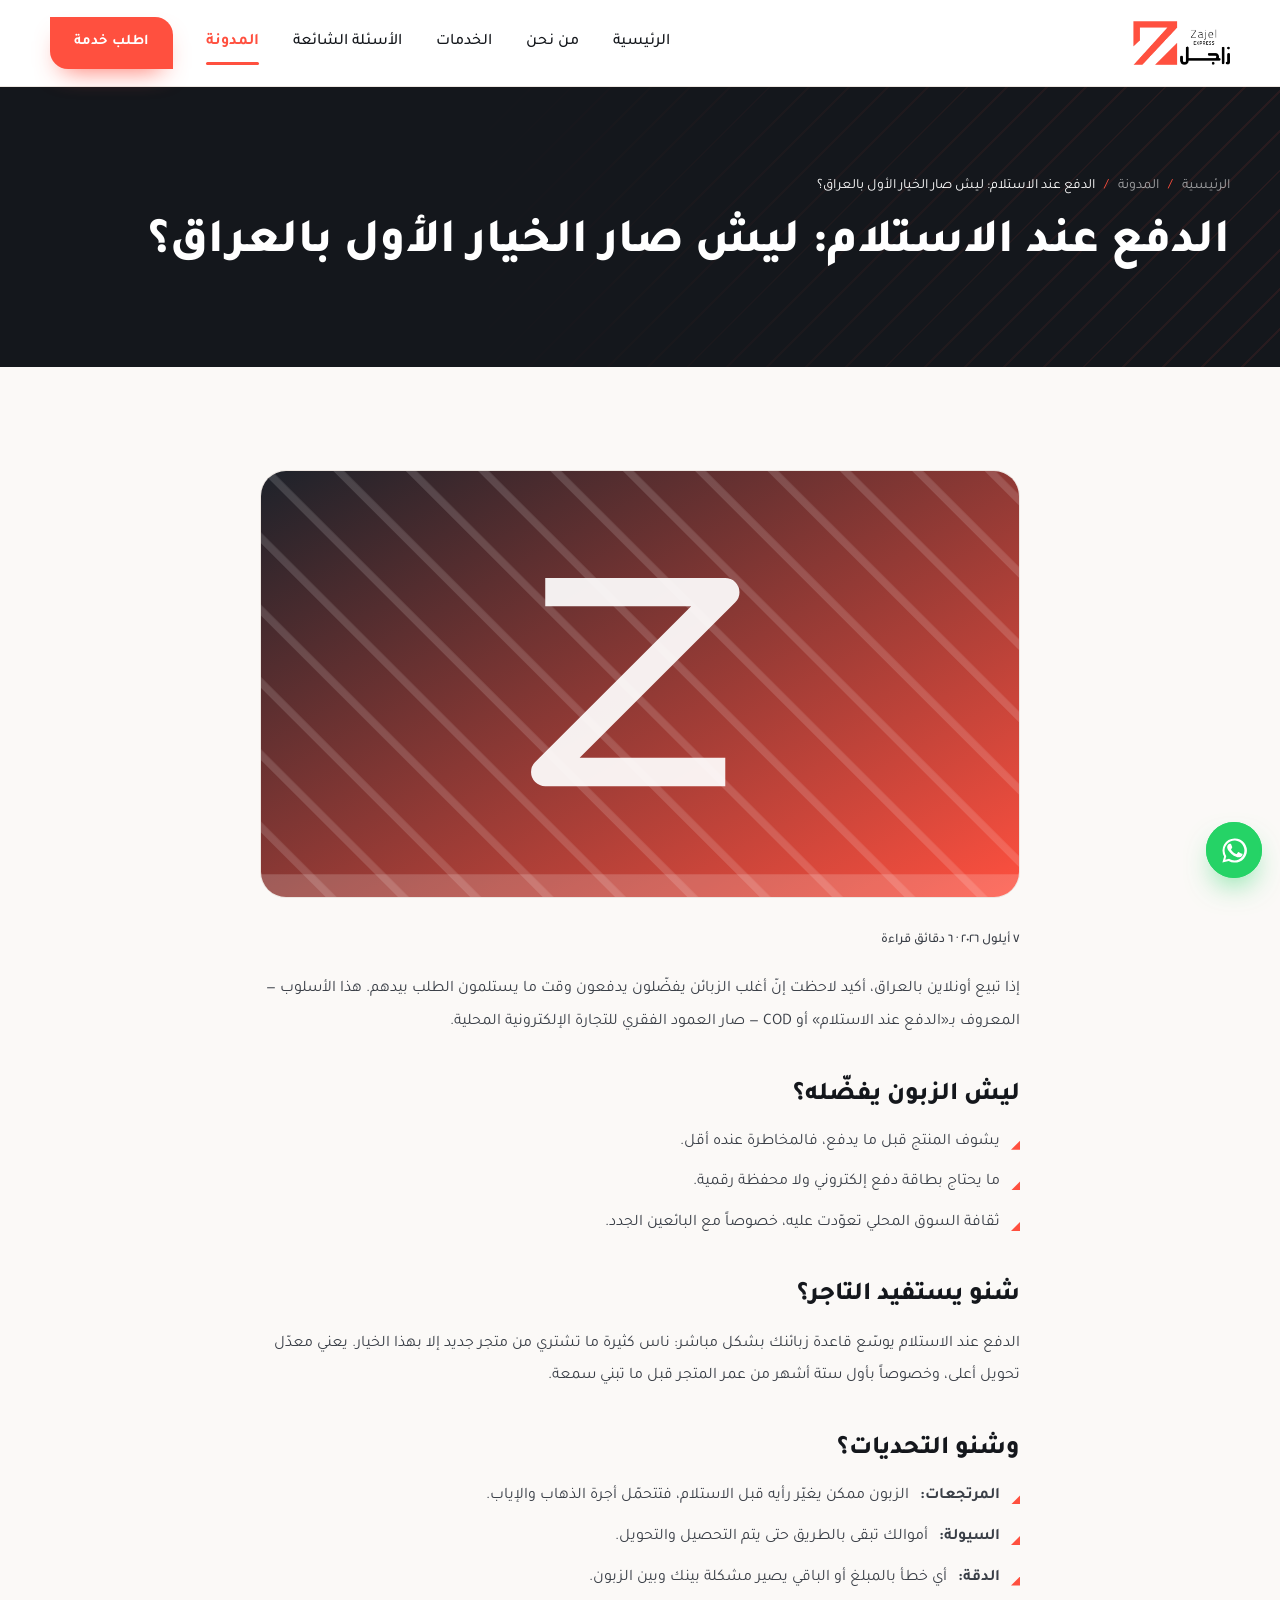
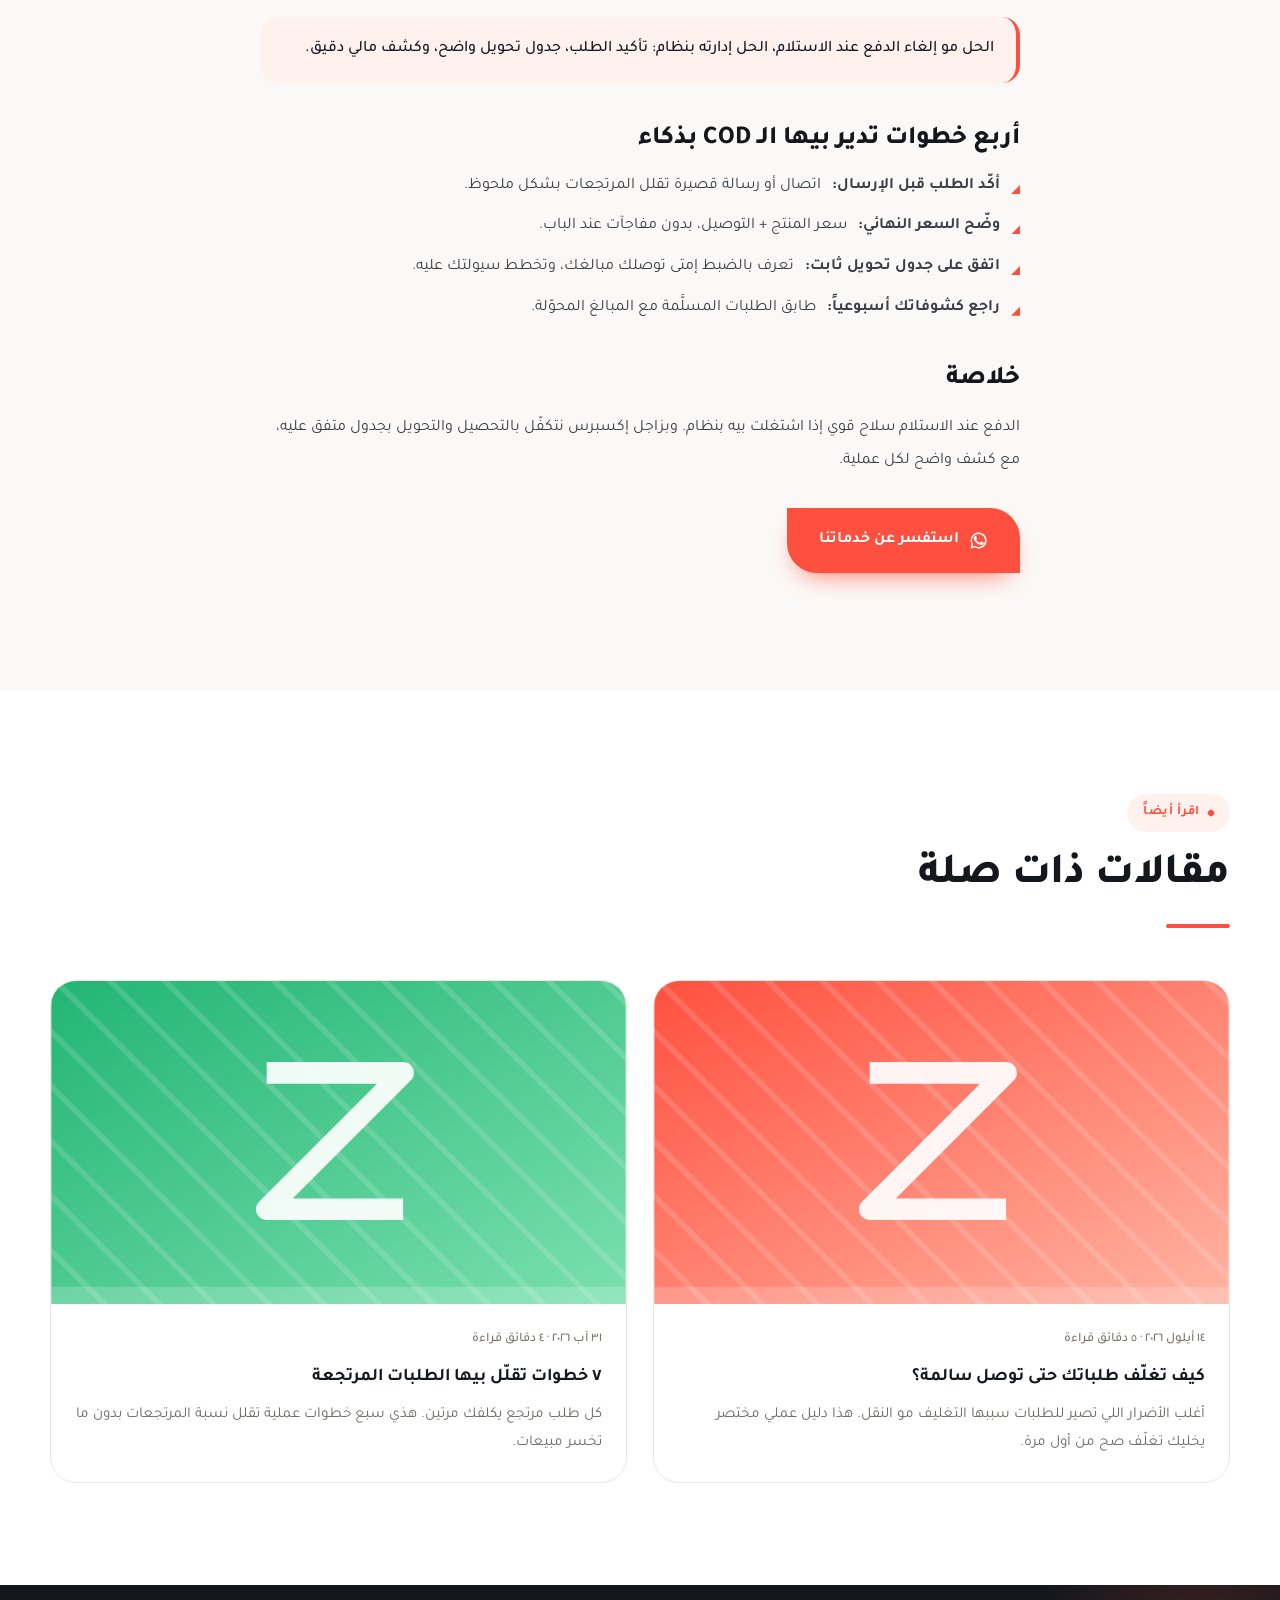
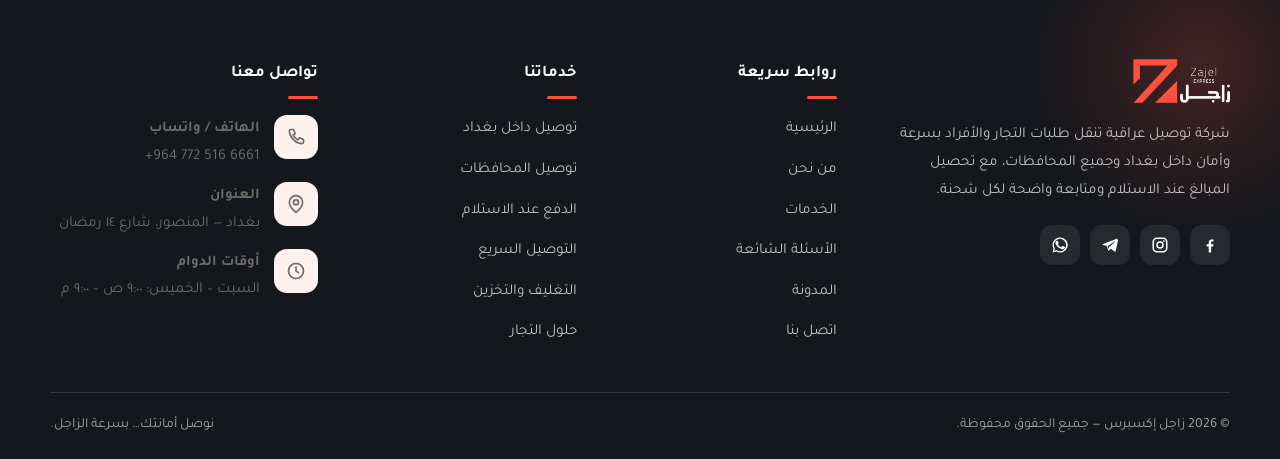
<file: blog/post-2.html>
<!doctype html>
<html lang="ar" dir="rtl">
<head>
<meta charset="utf-8">
<meta name="viewport" content="width=device-width,initial-scale=1,viewport-fit=cover">
<title>الدفع عند الاستلام: ليش صار الخيار الأول بالعراق؟ | مدونة زاجل إكسبرس</title>
<meta name="description" content="أغلب طلبات السوق العراقي تنباع بالدفع عند الاستلام. نشرح ليش، وشنو فوائده ومخاطره، وشلون تديره بذكاء.">
<meta name="theme-color" content="#14171C">
<meta name="author" content="زاجل إكسبرس">
<link rel="icon" type="image/png" href="../favicon.png">
<link rel="apple-touch-icon" href="../assets/img/apple-touch-icon.png">
<meta property="og:type" content="website">
<meta property="og:site_name" content="زاجل إكسبرس">
<meta property="og:locale" content="ar_IQ">
<meta property="og:title" content="الدفع عند الاستلام: ليش صار الخيار الأول بالعراق؟ | مدونة زاجل إكسبرس">
<meta property="og:description" content="أغلب طلبات السوق العراقي تنباع بالدفع عند الاستلام. نشرح ليش، وشنو فوائده ومخاطره، وشلون تديره بذكاء.">
<meta property="og:image" content="https://zajeliraq.com/assets/img/og-cover.png">
<meta name="twitter:card" content="summary_large_image">
<link rel="canonical" href="https://zajeliraq.com/blog/post-2">
<meta property="og:url" content="https://zajeliraq.com/blog/post-2">

<link rel="preconnect" href="https://fonts.googleapis.com">
<link rel="preconnect" href="https://fonts.gstatic.com" crossorigin>
<link rel="stylesheet" href="https://fonts.googleapis.com/css2?family=Tajawal:wght@400;500;700;800&display=swap">
<link rel="stylesheet" href="../assets/css/style.css">
</head>
<body>
<a href="#main" class="sr-only">تخطَّ إلى المحتوى</a>
<header class="header">
  <div class="wrap header__in">
    <a class="brand" href="../index.html" aria-label="زاجل إكسبرس — الصفحة الرئيسية">
      <img src="../assets/img/logo.png" width="176" height="80" alt="زاجل إكسبرس">
    </a>
    <nav class="nav" aria-label="القائمة الرئيسية"><a href="../index.html">الرئيسية</a><a href="../about.html">من نحن</a><a href="../index.html#services">الخدمات</a><a href="../faq.html">الأسئلة الشائعة</a><a href="../blog.html" class="is-active">المدونة</a></nav>
    <a class="btn btn-brand btn-sm header__cta" href="../contact.html">اطلب خدمة</a>
    <button class="burger" type="button" aria-label="فتح القائمة" aria-expanded="false" aria-controls="drawer">
      <span></span><span></span><span></span>
    </button>
  </div>
</header>

<div class="drawer" id="drawer" aria-hidden="true" aria-label="قائمة التنقّل">
  <div class="wrap" style="display:flex;flex-direction:column;flex:1">
    <div class="drawer__top">
      <img src="../assets/img/logo-light.png" width="176" height="80" alt="زاجل إكسبرس">
      <button class="drawer__close" type="button" aria-label="إغلاق القائمة">&times;</button>
    </div>
    <nav aria-label="قائمة الموبايل"><a href="../index.html">الرئيسية</a><a href="../about.html">من نحن</a><a href="../index.html#services">الخدمات</a><a href="../faq.html">الأسئلة الشائعة</a><a href="../blog.html" class="is-active">المدونة</a><a href="../contact.html">اتصل بنا</a></nav>
    <div class="drawer__foot">
      <a class="btn btn-brand" href="https://wa.me/9647725166661" target="_blank" rel="noopener"><svg viewBox="0 0 24 24" fill="currentColor"><path d="M17.5 14.4c-.3-.2-1.7-.9-2-1s-.5-.1-.7.2-.8 1-.9 1.2-.3.2-.6.1a8.2 8.2 0 0 1-2.4-1.5 9 9 0 0 1-1.7-2.1c-.2-.3 0-.5.1-.6l.5-.6.3-.5v-.5l-.9-2.2c-.3-.6-.5-.5-.7-.5h-.6a1.2 1.2 0 0 0-.9.4A3.6 3.6 0 0 0 5.9 9c0 1.5 1.1 3 1.3 3.2s2.2 3.3 5.3 4.6a17 17 0 0 0 1.8.7 4.3 4.3 0 0 0 2 .1 3.2 3.2 0 0 0 2.1-1.5 2.6 2.6 0 0 0 .2-1.5zM12 2a10 10 0 0 0-8.6 15L2 22l5.2-1.4A10 10 0 1 0 12 2zm0 18.2a8.2 8.2 0 0 1-4.2-1.2l-.3-.2-3.1.8.8-3-.2-.3A8.2 8.2 0 1 1 12 20.2z"/></svg> تواصل عبر واتساب</a>
      <a class="btn btn-outline-light" href="tel:+9647725166661"><svg viewBox="0 0 24 24" fill="none" stroke="currentColor" stroke-width="2" stroke-linecap="round" stroke-linejoin="round"><path d="M6 3h3l2 5-2.5 1.5a12 12 0 0 0 6 6L16 13l5 2v3a2 2 0 0 1-2.2 2A17 17 0 0 1 4 5.2 2 2 0 0 1 6 3z"/></svg> <span dir="ltr">+964 772 516 6661</span></a>
    </div>
  </div>
</div>

<main id="main">
<section class="page-head">
  <div class="wrap">
    <div class="crumbs"><a href="../index.html">الرئيسية</a><span>/</span><a href="../blog.html">المدونة</a><span>/</span><span style="color:#fff">الدفع عند الاستلام: ليش صار الخيار الأول بالعراق؟</span></div>
    <h1>الدفع عند الاستلام: ليش صار الخيار الأول بالعراق؟</h1>
  </div>
</section>
<section class="section">
  <div class="wrap">
    <div class="article">
      <div class="article__cover reveal"><img src="../assets/img/post-2.svg" width="800" height="450" alt="غلاف مقال: الدفع عند الاستلام: ليش صار الخيار الأول بالعراق؟"></div>
      <p class="post-card__meta" style="margin-bottom:18px">٧ أيلول ٢٠٢٦ · ٦ دقائق قراءة</p>
      
<p>إذا تبيع أونلاين بالعراق، أكيد لاحظت إنّ أغلب الزبائن يفضّلون يدفعون وقت ما يستلمون الطلب بيدهم. هذا الأسلوب — المعروف بـ«الدفع عند الاستلام» أو COD — صار العمود الفقري للتجارة الإلكترونية المحلية.</p>
<h2>ليش الزبون يفضّله؟</h2>
<ul>
  <li>يشوف المنتج قبل ما يدفع، فالمخاطرة عنده أقل.</li>
  <li>ما يحتاج بطاقة دفع إلكتروني ولا محفظة رقمية.</li>
  <li>ثقافة السوق المحلي تعوّدت عليه، خصوصاً مع البائعين الجدد.</li>
</ul>
<h2>شنو يستفيد التاجر؟</h2>
<p>الدفع عند الاستلام يوسّع قاعدة زبائنك بشكل مباشر: ناس كثيرة ما تشتري من متجر جديد إلا بهذا الخيار. يعني معدّل تحويل أعلى، وخصوصاً بأول ستة أشهر من عمر المتجر قبل ما تبني سمعة.</p>
<h2>وشنو التحديات؟</h2>
<ul>
  <li><strong>المرتجعات:</strong> الزبون ممكن يغيّر رأيه قبل الاستلام، فتتحمّل أجرة الذهاب والإياب.</li>
  <li><strong>السيولة:</strong> أموالك تبقى بالطريق حتى يتم التحصيل والتحويل.</li>
  <li><strong>الدقة:</strong> أي خطأ بالمبلغ أو الباقي يصير مشكلة بينك وبين الزبون.</li>
</ul>
<blockquote>الحل مو إلغاء الدفع عند الاستلام، الحل إدارته بنظام: تأكيد الطلب، جدول تحويل واضح، وكشف مالي دقيق.</blockquote>
<h2>أربع خطوات تدير بيها الـ COD بذكاء</h2>
<ul>
  <li><strong>أكّد الطلب قبل الإرسال:</strong> اتصال أو رسالة قصيرة تقلل المرتجعات بشكل ملحوظ.</li>
  <li><strong>وضّح السعر النهائي:</strong> سعر المنتج + التوصيل، بدون مفاجآت عند الباب.</li>
  <li><strong>اتفق على جدول تحويل ثابت:</strong> تعرف بالضبط إمتى توصلك مبالغك، وتخطط سيولتك عليه.</li>
  <li><strong>راجع كشوفاتك أسبوعياً:</strong> طابق الطلبات المسلَّمة مع المبالغ المحوّلة.</li>
</ul>
<h2>خلاصة</h2>
<p>الدفع عند الاستلام سلاح قوي إذا اشتغلت بيه بنظام. وبزاجل إكسبرس نتكفّل بالتحصيل والتحويل بجدول متفق عليه، مع كشف واضح لكل عملية.</p>

      <p style="margin-top:30px"><a class="btn btn-brand" href="https://wa.me/9647725166661" target="_blank" rel="noopener"><svg viewBox="0 0 24 24" fill="currentColor"><path d="M17.5 14.4c-.3-.2-1.7-.9-2-1s-.5-.1-.7.2-.8 1-.9 1.2-.3.2-.6.1a8.2 8.2 0 0 1-2.4-1.5 9 9 0 0 1-1.7-2.1c-.2-.3 0-.5.1-.6l.5-.6.3-.5v-.5l-.9-2.2c-.3-.6-.5-.5-.7-.5h-.6a1.2 1.2 0 0 0-.9.4A3.6 3.6 0 0 0 5.9 9c0 1.5 1.1 3 1.3 3.2s2.2 3.3 5.3 4.6a17 17 0 0 0 1.8.7 4.3 4.3 0 0 0 2 .1 3.2 3.2 0 0 0 2.1-1.5 2.6 2.6 0 0 0 .2-1.5zM12 2a10 10 0 0 0-8.6 15L2 22l5.2-1.4A10 10 0 1 0 12 2zm0 18.2a8.2 8.2 0 0 1-4.2-1.2l-.3-.2-3.1.8.8-3-.2-.3A8.2 8.2 0 1 1 12 20.2z"/></svg> استفسر عن خدماتنا</a></p>
    </div>
  </div>
</section>

<section class="section section--paper">
  <div class="wrap">
    <div class="section-head reveal"><span class="eyebrow">اقرأ أيضاً</span><h2 class="title">مقالات ذات صلة</h2><div class="rule"></div></div>
    <div class="grid grid-2"><article class="post-card reveal" data-d="1">
      <a class="post-card__cover" href="post-1.html"><img src="../assets/img/post-1.svg" width="800" height="450" alt="غلاف مقال: كيف تغلّف طلباتك حتى توصل سالمة؟" loading="lazy"></a>
      <div class="post-card__body">
        <span class="post-card__meta">١٤ أيلول ٢٠٢٦ · ٥ دقائق قراءة</span>
        <h3><a href="post-1.html">كيف تغلّف طلباتك حتى توصل سالمة؟</a></h3>
        <p>أغلب الأضرار اللي تصير للطلبات سببها التغليف مو النقل. هذا دليل عملي مختصر يخليك تغلّف صح من أول مرة.</p>
      </div>
    </article><article class="post-card reveal" data-d="2">
      <a class="post-card__cover" href="post-3.html"><img src="../assets/img/post-3.svg" width="800" height="450" alt="غلاف مقال: ٧ خطوات تقلّل بيها الطلبات المرتجعة" loading="lazy"></a>
      <div class="post-card__body">
        <span class="post-card__meta">٣١ آب ٢٠٢٦ · ٤ دقائق قراءة</span>
        <h3><a href="post-3.html">٧ خطوات تقلّل بيها الطلبات المرتجعة</a></h3>
        <p>كل طلب مرتجع يكلفك مرتين. هذي سبع خطوات عملية تقلل نسبة المرتجعات بدون ما تخسر مبيعات.</p>
      </div>
    </article></div>
  </div>
</section>
</main>

<footer class="footer">
  <div class="wrap">
    <div class="footer__grid">
      <div class="footer__brand">
        <img src="../assets/img/logo-light.png" width="176" height="80" alt="زاجل إكسبرس">
        <p>شركة توصيل عراقية تنقل طلبات التجار والأفراد بسرعة وأمان داخل بغداد وجميع المحافظات، مع تحصيل المبالغ عند الاستلام ومتابعة واضحة لكل شحنة.</p>
        <div class="socials">
          <a href="#" aria-label="فيسبوك"><svg viewBox="0 0 24 24" fill="currentColor"><path d="M13.5 22v-8h2.7l.4-3.1h-3.1V8.9c0-.9.25-1.5 1.55-1.5H16.7V4.6A22 22 0 0 0 14.3 4.5c-2.4 0-4 1.45-4 4.1v2.3H7.6V14h2.7v8z"/></svg></a>
          <a href="#" aria-label="إنستغرام"><svg viewBox="0 0 24 24" fill="none" stroke="currentColor" stroke-width="2"><rect x="3" y="3" width="18" height="18" rx="5"/><circle cx="12" cy="12" r="4"/><circle cx="17.2" cy="6.8" r="1.2" fill="currentColor" stroke="none"/></svg></a>
          <a href="#" aria-label="تيليغرام"><svg viewBox="0 0 24 24" fill="currentColor"><path d="M21.7 3.4 2.9 10.6c-1 .4-1 1 .1 1.3l4.7 1.5 1.8 5.6c.2.6.4.8 1 .3l2.6-2.2 4.9 3.6c.9.5 1.4.2 1.6-.8l3-14c.3-1.2-.4-1.8-1.9-1.5zM8.9 13.2l9.3-5.9c.4-.3.8-.1.5.2l-7.9 7.2-.3 3.3z"/></svg></a>
          <a href="https://wa.me/9647725166661" target="_blank" rel="noopener" aria-label="واتساب"><svg viewBox="0 0 24 24" fill="currentColor"><path d="M17.5 14.4c-.3-.2-1.7-.9-2-1s-.5-.1-.7.2-.8 1-.9 1.2-.3.2-.6.1a8.2 8.2 0 0 1-2.4-1.5 9 9 0 0 1-1.7-2.1c-.2-.3 0-.5.1-.6l.5-.6.3-.5v-.5l-.9-2.2c-.3-.6-.5-.5-.7-.5h-.6a1.2 1.2 0 0 0-.9.4A3.6 3.6 0 0 0 5.9 9c0 1.5 1.1 3 1.3 3.2s2.2 3.3 5.3 4.6a17 17 0 0 0 1.8.7 4.3 4.3 0 0 0 2 .1 3.2 3.2 0 0 0 2.1-1.5 2.6 2.6 0 0 0 .2-1.5zM12 2a10 10 0 0 0-8.6 15L2 22l5.2-1.4A10 10 0 1 0 12 2zm0 18.2a8.2 8.2 0 0 1-4.2-1.2l-.3-.2-3.1.8.8-3-.2-.3A8.2 8.2 0 1 1 12 20.2z"/></svg></a>
        </div>
      </div>
      <div>
        <h4>روابط سريعة</h4>
        <ul><li><a href="../index.html">الرئيسية</a></li><li><a href="../about.html">من نحن</a></li><li><a href="../index.html#services">الخدمات</a></li><li><a href="../faq.html">الأسئلة الشائعة</a></li><li><a href="../blog.html">المدونة</a></li><li><a href="../contact.html">اتصل بنا</a></li></ul>
      </div>
      <div>
        <h4>خدماتنا</h4>
        <ul><li><a href="../index.html#services">توصيل داخل بغداد</a></li><li><a href="../index.html#services">توصيل المحافظات</a></li><li><a href="../index.html#services">الدفع عند الاستلام</a></li><li><a href="../index.html#services">التوصيل السريع</a></li><li><a href="../index.html#services">التغليف والتخزين</a></li><li><a href="../index.html#services">حلول التجار</a></li></ul>
      </div>
      <div>
        <h4>تواصل معنا</h4>
        <ul class="info-list">
          <li class="info"><span class="info__ic"><svg viewBox="0 0 24 24" fill="none" stroke="currentColor" stroke-width="2" stroke-linecap="round" stroke-linejoin="round"><path d="M6 3h3l2 5-2.5 1.5a12 12 0 0 0 6 6L16 13l5 2v3a2 2 0 0 1-2.2 2A17 17 0 0 1 4 5.2 2 2 0 0 1 6 3z"/></svg></span><span><b>الهاتف / واتساب</b><a href="tel:+9647725166661" dir="ltr">+964 772 516 6661</a></span></li>
          <li class="info"><span class="info__ic"><svg viewBox="0 0 24 24" fill="none" stroke="currentColor" stroke-width="2" stroke-linecap="round" stroke-linejoin="round"><path d="M20 10c0 6-8 12-8 12s-8-6-8-12a8 8 0 0 1 16 0z"/><circle cx="12" cy="10" r="3"/></svg></span><span><b>العنوان</b><span>بغداد — المنصور، شارع ١٤ رمضان</span></span></li>
          <li class="info"><span class="info__ic"><svg viewBox="0 0 24 24" fill="none" stroke="currentColor" stroke-width="2" stroke-linecap="round" stroke-linejoin="round"><circle cx="12" cy="12" r="9"/><path d="M12 7v5l3 2"/></svg></span><span><b>أوقات الدوام</b><span>السبت – الخميس: ٩:٠٠ ص – ٩:٠٠ م</span></span></li>
        </ul>
      </div>
    </div>
    <div class="footer__bar">
      <span>© <span data-year>2026</span> زاجل إكسبرس — جميع الحقوق محفوظة.</span>
      <span>نوصل أمانتك… بسرعة الزاجل.</span>
    </div>
  </div>
</footer>

<a class="wa" href="https://wa.me/9647725166661" target="_blank" rel="noopener" aria-label="تواصل معنا عبر واتساب"><svg viewBox="0 0 24 24" fill="currentColor"><path d="M17.5 14.4c-.3-.2-1.7-.9-2-1s-.5-.1-.7.2-.8 1-.9 1.2-.3.2-.6.1a8.2 8.2 0 0 1-2.4-1.5 9 9 0 0 1-1.7-2.1c-.2-.3 0-.5.1-.6l.5-.6.3-.5v-.5l-.9-2.2c-.3-.6-.5-.5-.7-.5h-.6a1.2 1.2 0 0 0-.9.4A3.6 3.6 0 0 0 5.9 9c0 1.5 1.1 3 1.3 3.2s2.2 3.3 5.3 4.6a17 17 0 0 0 1.8.7 4.3 4.3 0 0 0 2 .1 3.2 3.2 0 0 0 2.1-1.5 2.6 2.6 0 0 0 .2-1.5zM12 2a10 10 0 0 0-8.6 15L2 22l5.2-1.4A10 10 0 1 0 12 2zm0 18.2a8.2 8.2 0 0 1-4.2-1.2l-.3-.2-3.1.8.8-3-.2-.3A8.2 8.2 0 1 1 12 20.2z"/></svg></a>
<script src="../assets/js/main.js" defer></script>
</body>
</html>
</file>
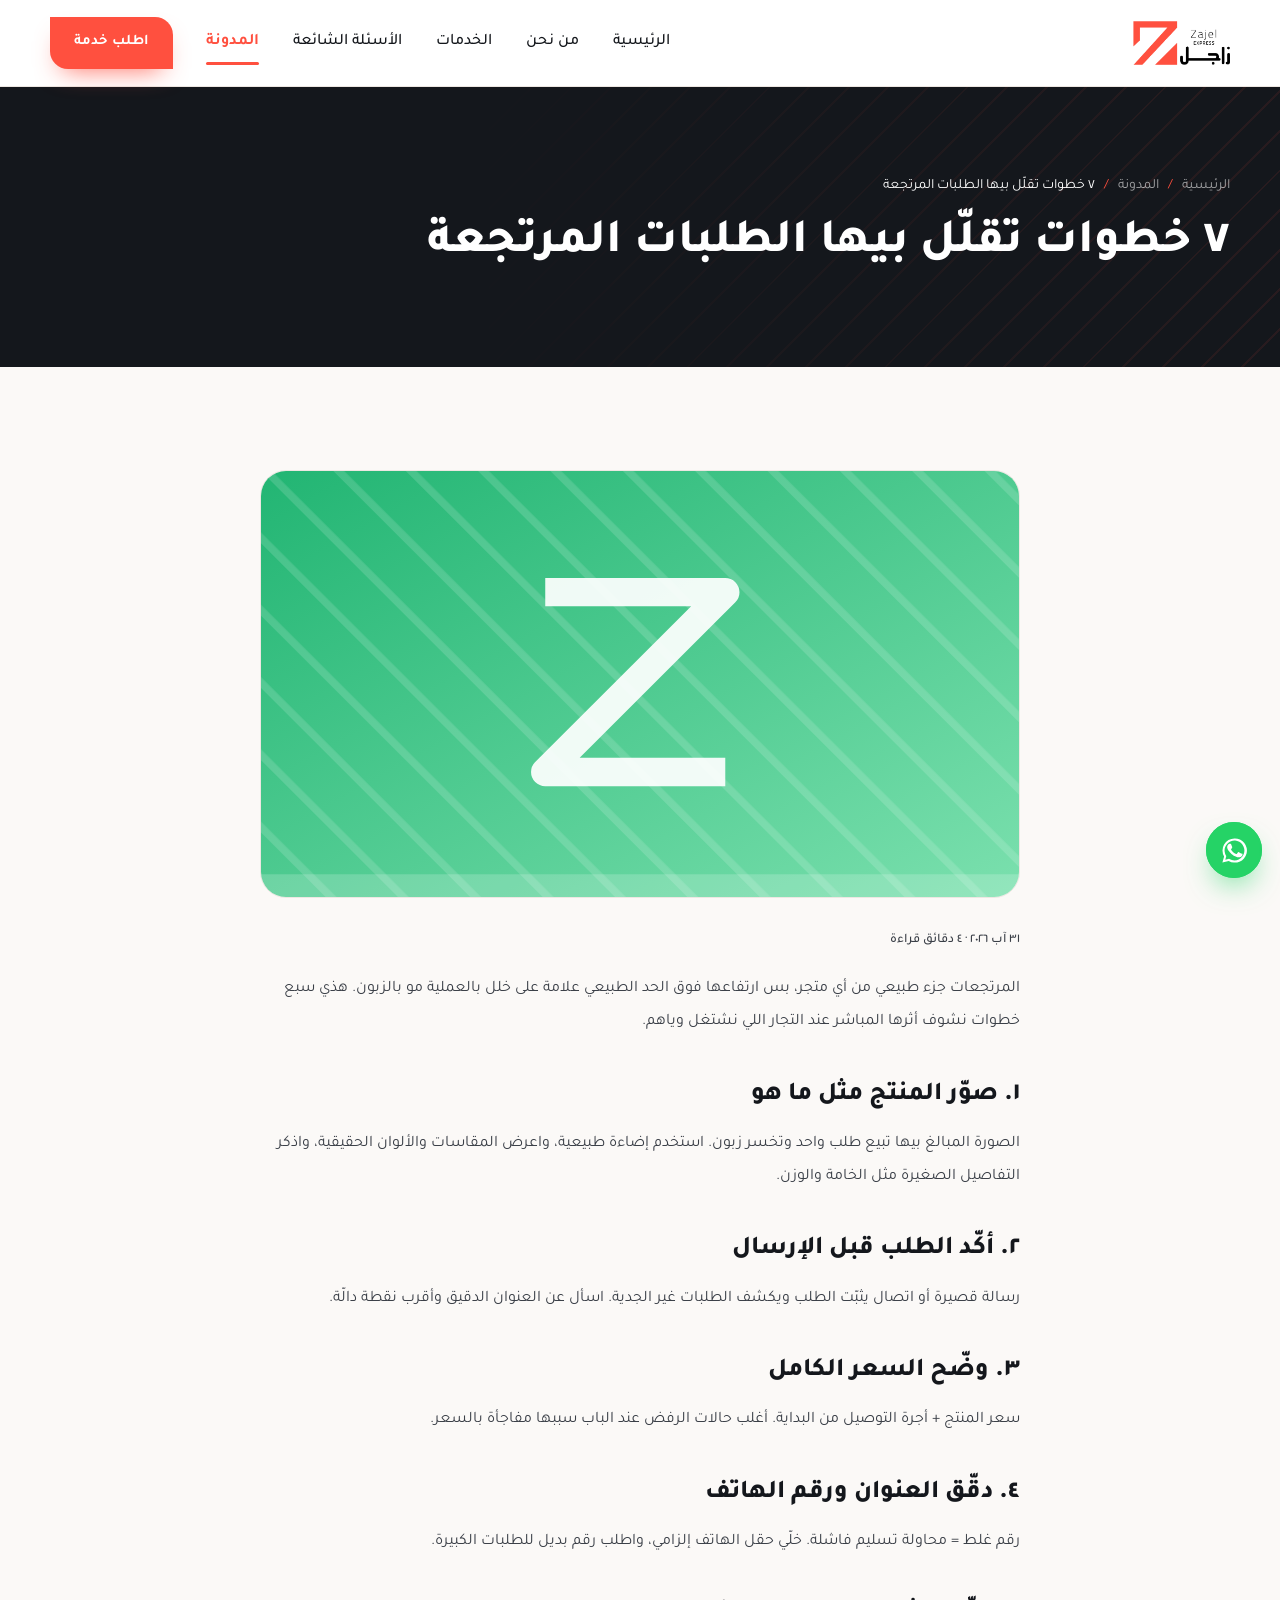
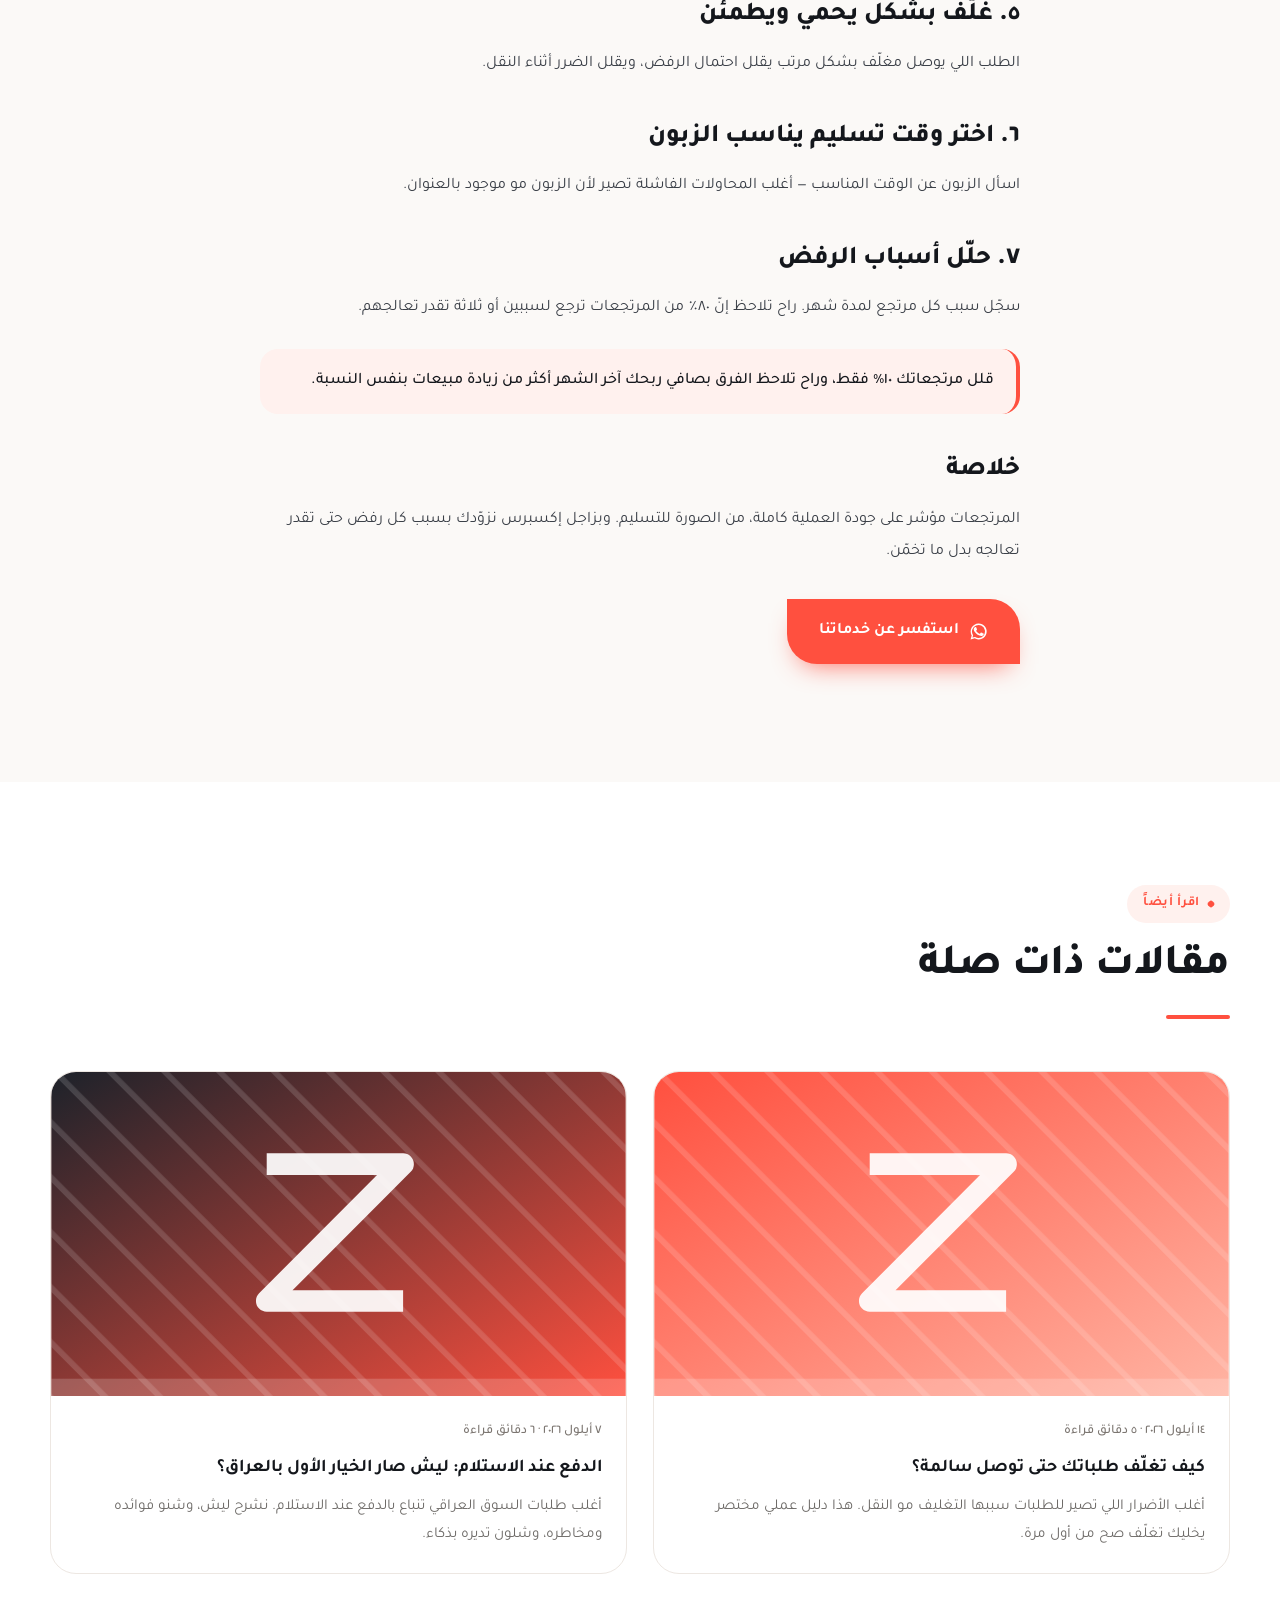
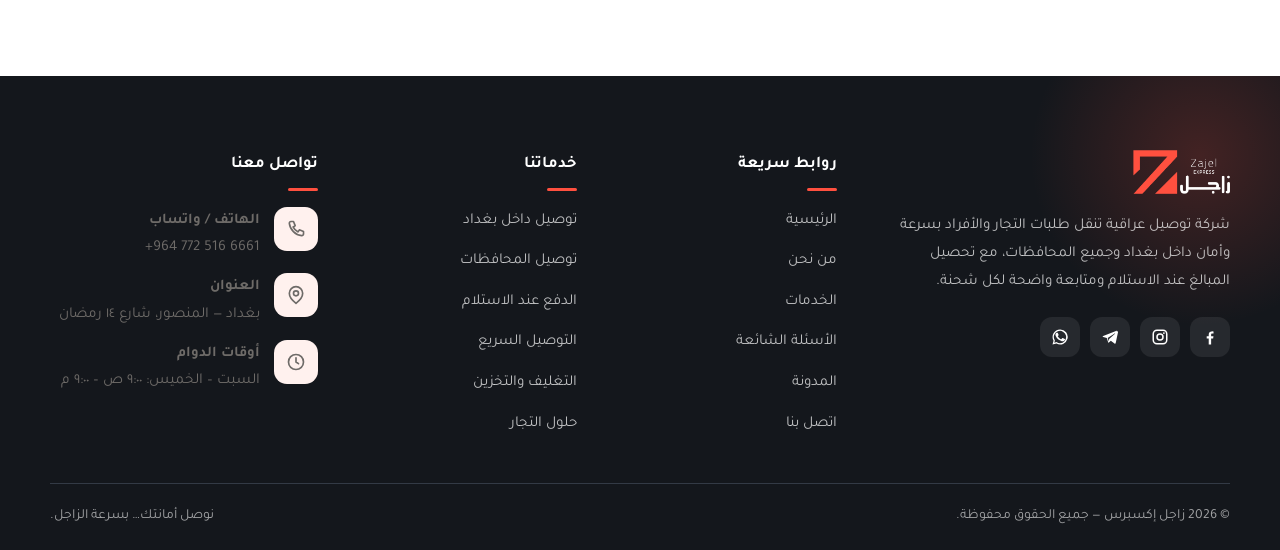
<file: blog/post-3.html>
<!doctype html>
<html lang="ar" dir="rtl">
<head>
<meta charset="utf-8">
<meta name="viewport" content="width=device-width,initial-scale=1,viewport-fit=cover">
<title>٧ خطوات تقلّل بيها الطلبات المرتجعة | مدونة زاجل إكسبرس</title>
<meta name="description" content="كل طلب مرتجع يكلفك مرتين. هذي سبع خطوات عملية تقلل نسبة المرتجعات بدون ما تخسر مبيعات.">
<meta name="theme-color" content="#14171C">
<meta name="author" content="زاجل إكسبرس">
<link rel="icon" type="image/png" href="../favicon.png">
<link rel="apple-touch-icon" href="../assets/img/apple-touch-icon.png">
<meta property="og:type" content="website">
<meta property="og:site_name" content="زاجل إكسبرس">
<meta property="og:locale" content="ar_IQ">
<meta property="og:title" content="٧ خطوات تقلّل بيها الطلبات المرتجعة | مدونة زاجل إكسبرس">
<meta property="og:description" content="كل طلب مرتجع يكلفك مرتين. هذي سبع خطوات عملية تقلل نسبة المرتجعات بدون ما تخسر مبيعات.">
<meta property="og:image" content="https://zajeliraq.com/assets/img/og-cover.png">
<meta name="twitter:card" content="summary_large_image">
<link rel="canonical" href="https://zajeliraq.com/blog/post-3">
<meta property="og:url" content="https://zajeliraq.com/blog/post-3">

<link rel="preconnect" href="https://fonts.googleapis.com">
<link rel="preconnect" href="https://fonts.gstatic.com" crossorigin>
<link rel="stylesheet" href="https://fonts.googleapis.com/css2?family=Tajawal:wght@400;500;700;800&display=swap">
<link rel="stylesheet" href="../assets/css/style.css">
</head>
<body>
<a href="#main" class="sr-only">تخطَّ إلى المحتوى</a>
<header class="header">
  <div class="wrap header__in">
    <a class="brand" href="../index.html" aria-label="زاجل إكسبرس — الصفحة الرئيسية">
      <img src="../assets/img/logo.png" width="176" height="80" alt="زاجل إكسبرس">
    </a>
    <nav class="nav" aria-label="القائمة الرئيسية"><a href="../index.html">الرئيسية</a><a href="../about.html">من نحن</a><a href="../index.html#services">الخدمات</a><a href="../faq.html">الأسئلة الشائعة</a><a href="../blog.html" class="is-active">المدونة</a></nav>
    <a class="btn btn-brand btn-sm header__cta" href="../contact.html">اطلب خدمة</a>
    <button class="burger" type="button" aria-label="فتح القائمة" aria-expanded="false" aria-controls="drawer">
      <span></span><span></span><span></span>
    </button>
  </div>
</header>

<div class="drawer" id="drawer" aria-hidden="true" aria-label="قائمة التنقّل">
  <div class="wrap" style="display:flex;flex-direction:column;flex:1">
    <div class="drawer__top">
      <img src="../assets/img/logo-light.png" width="176" height="80" alt="زاجل إكسبرس">
      <button class="drawer__close" type="button" aria-label="إغلاق القائمة">&times;</button>
    </div>
    <nav aria-label="قائمة الموبايل"><a href="../index.html">الرئيسية</a><a href="../about.html">من نحن</a><a href="../index.html#services">الخدمات</a><a href="../faq.html">الأسئلة الشائعة</a><a href="../blog.html" class="is-active">المدونة</a><a href="../contact.html">اتصل بنا</a></nav>
    <div class="drawer__foot">
      <a class="btn btn-brand" href="https://wa.me/9647725166661" target="_blank" rel="noopener"><svg viewBox="0 0 24 24" fill="currentColor"><path d="M17.5 14.4c-.3-.2-1.7-.9-2-1s-.5-.1-.7.2-.8 1-.9 1.2-.3.2-.6.1a8.2 8.2 0 0 1-2.4-1.5 9 9 0 0 1-1.7-2.1c-.2-.3 0-.5.1-.6l.5-.6.3-.5v-.5l-.9-2.2c-.3-.6-.5-.5-.7-.5h-.6a1.2 1.2 0 0 0-.9.4A3.6 3.6 0 0 0 5.9 9c0 1.5 1.1 3 1.3 3.2s2.2 3.3 5.3 4.6a17 17 0 0 0 1.8.7 4.3 4.3 0 0 0 2 .1 3.2 3.2 0 0 0 2.1-1.5 2.6 2.6 0 0 0 .2-1.5zM12 2a10 10 0 0 0-8.6 15L2 22l5.2-1.4A10 10 0 1 0 12 2zm0 18.2a8.2 8.2 0 0 1-4.2-1.2l-.3-.2-3.1.8.8-3-.2-.3A8.2 8.2 0 1 1 12 20.2z"/></svg> تواصل عبر واتساب</a>
      <a class="btn btn-outline-light" href="tel:+9647725166661"><svg viewBox="0 0 24 24" fill="none" stroke="currentColor" stroke-width="2" stroke-linecap="round" stroke-linejoin="round"><path d="M6 3h3l2 5-2.5 1.5a12 12 0 0 0 6 6L16 13l5 2v3a2 2 0 0 1-2.2 2A17 17 0 0 1 4 5.2 2 2 0 0 1 6 3z"/></svg> <span dir="ltr">+964 772 516 6661</span></a>
    </div>
  </div>
</div>

<main id="main">
<section class="page-head">
  <div class="wrap">
    <div class="crumbs"><a href="../index.html">الرئيسية</a><span>/</span><a href="../blog.html">المدونة</a><span>/</span><span style="color:#fff">٧ خطوات تقلّل بيها الطلبات المرتجعة</span></div>
    <h1>٧ خطوات تقلّل بيها الطلبات المرتجعة</h1>
  </div>
</section>
<section class="section">
  <div class="wrap">
    <div class="article">
      <div class="article__cover reveal"><img src="../assets/img/post-3.svg" width="800" height="450" alt="غلاف مقال: ٧ خطوات تقلّل بيها الطلبات المرتجعة"></div>
      <p class="post-card__meta" style="margin-bottom:18px">٣١ آب ٢٠٢٦ · ٤ دقائق قراءة</p>
      
<p>المرتجعات جزء طبيعي من أي متجر، بس ارتفاعها فوق الحد الطبيعي علامة على خلل بالعملية مو بالزبون. هذي سبع خطوات نشوف أثرها المباشر عند التجار اللي نشتغل وياهم.</p>
<h2>١. صوّر المنتج مثل ما هو</h2>
<p>الصورة المبالغ بيها تبيع طلب واحد وتخسر زبون. استخدم إضاءة طبيعية، واعرض المقاسات والألوان الحقيقية، واذكر التفاصيل الصغيرة مثل الخامة والوزن.</p>
<h2>٢. أكّد الطلب قبل الإرسال</h2>
<p>رسالة قصيرة أو اتصال يثبّت الطلب ويكشف الطلبات غير الجدية. اسأل عن العنوان الدقيق وأقرب نقطة دالّة.</p>
<h2>٣. وضّح السعر الكامل</h2>
<p>سعر المنتج + أجرة التوصيل من البداية. أغلب حالات الرفض عند الباب سببها مفاجأة بالسعر.</p>
<h2>٤. دقّق العنوان ورقم الهاتف</h2>
<p>رقم غلط = محاولة تسليم فاشلة. خلّي حقل الهاتف إلزامي، واطلب رقم بديل للطلبات الكبيرة.</p>
<h2>٥. غلّف بشكل يحمي ويطمئن</h2>
<p>الطلب اللي يوصل مغلّف بشكل مرتب يقلل احتمال الرفض، ويقلل الضرر أثناء النقل.</p>
<h2>٦. اختر وقت تسليم يناسب الزبون</h2>
<p>اسأل الزبون عن الوقت المناسب — أغلب المحاولات الفاشلة تصير لأن الزبون مو موجود بالعنوان.</p>
<h2>٧. حلّل أسباب الرفض</h2>
<p>سجّل سبب كل مرتجع لمدة شهر. راح تلاحظ إنّ ٨٠٪ من المرتجعات ترجع لسببين أو ثلاثة تقدر تعالجهم.</p>
<blockquote>قلل مرتجعاتك ١٠٪ فقط، وراح تلاحظ الفرق بصافي ربحك آخر الشهر أكثر من زيادة مبيعات بنفس النسبة.</blockquote>
<h2>خلاصة</h2>
<p>المرتجعات مؤشر على جودة العملية كاملة، من الصورة للتسليم. وبزاجل إكسبرس نزوّدك بسبب كل رفض حتى تقدر تعالجه بدل ما تخمّن.</p>

      <p style="margin-top:30px"><a class="btn btn-brand" href="https://wa.me/9647725166661" target="_blank" rel="noopener"><svg viewBox="0 0 24 24" fill="currentColor"><path d="M17.5 14.4c-.3-.2-1.7-.9-2-1s-.5-.1-.7.2-.8 1-.9 1.2-.3.2-.6.1a8.2 8.2 0 0 1-2.4-1.5 9 9 0 0 1-1.7-2.1c-.2-.3 0-.5.1-.6l.5-.6.3-.5v-.5l-.9-2.2c-.3-.6-.5-.5-.7-.5h-.6a1.2 1.2 0 0 0-.9.4A3.6 3.6 0 0 0 5.9 9c0 1.5 1.1 3 1.3 3.2s2.2 3.3 5.3 4.6a17 17 0 0 0 1.8.7 4.3 4.3 0 0 0 2 .1 3.2 3.2 0 0 0 2.1-1.5 2.6 2.6 0 0 0 .2-1.5zM12 2a10 10 0 0 0-8.6 15L2 22l5.2-1.4A10 10 0 1 0 12 2zm0 18.2a8.2 8.2 0 0 1-4.2-1.2l-.3-.2-3.1.8.8-3-.2-.3A8.2 8.2 0 1 1 12 20.2z"/></svg> استفسر عن خدماتنا</a></p>
    </div>
  </div>
</section>

<section class="section section--paper">
  <div class="wrap">
    <div class="section-head reveal"><span class="eyebrow">اقرأ أيضاً</span><h2 class="title">مقالات ذات صلة</h2><div class="rule"></div></div>
    <div class="grid grid-2"><article class="post-card reveal" data-d="1">
      <a class="post-card__cover" href="post-1.html"><img src="../assets/img/post-1.svg" width="800" height="450" alt="غلاف مقال: كيف تغلّف طلباتك حتى توصل سالمة؟" loading="lazy"></a>
      <div class="post-card__body">
        <span class="post-card__meta">١٤ أيلول ٢٠٢٦ · ٥ دقائق قراءة</span>
        <h3><a href="post-1.html">كيف تغلّف طلباتك حتى توصل سالمة؟</a></h3>
        <p>أغلب الأضرار اللي تصير للطلبات سببها التغليف مو النقل. هذا دليل عملي مختصر يخليك تغلّف صح من أول مرة.</p>
      </div>
    </article><article class="post-card reveal" data-d="2">
      <a class="post-card__cover" href="post-2.html"><img src="../assets/img/post-2.svg" width="800" height="450" alt="غلاف مقال: الدفع عند الاستلام: ليش صار الخيار الأول بالعراق؟" loading="lazy"></a>
      <div class="post-card__body">
        <span class="post-card__meta">٧ أيلول ٢٠٢٦ · ٦ دقائق قراءة</span>
        <h3><a href="post-2.html">الدفع عند الاستلام: ليش صار الخيار الأول بالعراق؟</a></h3>
        <p>أغلب طلبات السوق العراقي تنباع بالدفع عند الاستلام. نشرح ليش، وشنو فوائده ومخاطره، وشلون تديره بذكاء.</p>
      </div>
    </article></div>
  </div>
</section>
</main>

<footer class="footer">
  <div class="wrap">
    <div class="footer__grid">
      <div class="footer__brand">
        <img src="../assets/img/logo-light.png" width="176" height="80" alt="زاجل إكسبرس">
        <p>شركة توصيل عراقية تنقل طلبات التجار والأفراد بسرعة وأمان داخل بغداد وجميع المحافظات، مع تحصيل المبالغ عند الاستلام ومتابعة واضحة لكل شحنة.</p>
        <div class="socials">
          <a href="#" aria-label="فيسبوك"><svg viewBox="0 0 24 24" fill="currentColor"><path d="M13.5 22v-8h2.7l.4-3.1h-3.1V8.9c0-.9.25-1.5 1.55-1.5H16.7V4.6A22 22 0 0 0 14.3 4.5c-2.4 0-4 1.45-4 4.1v2.3H7.6V14h2.7v8z"/></svg></a>
          <a href="#" aria-label="إنستغرام"><svg viewBox="0 0 24 24" fill="none" stroke="currentColor" stroke-width="2"><rect x="3" y="3" width="18" height="18" rx="5"/><circle cx="12" cy="12" r="4"/><circle cx="17.2" cy="6.8" r="1.2" fill="currentColor" stroke="none"/></svg></a>
          <a href="#" aria-label="تيليغرام"><svg viewBox="0 0 24 24" fill="currentColor"><path d="M21.7 3.4 2.9 10.6c-1 .4-1 1 .1 1.3l4.7 1.5 1.8 5.6c.2.6.4.8 1 .3l2.6-2.2 4.9 3.6c.9.5 1.4.2 1.6-.8l3-14c.3-1.2-.4-1.8-1.9-1.5zM8.9 13.2l9.3-5.9c.4-.3.8-.1.5.2l-7.9 7.2-.3 3.3z"/></svg></a>
          <a href="https://wa.me/9647725166661" target="_blank" rel="noopener" aria-label="واتساب"><svg viewBox="0 0 24 24" fill="currentColor"><path d="M17.5 14.4c-.3-.2-1.7-.9-2-1s-.5-.1-.7.2-.8 1-.9 1.2-.3.2-.6.1a8.2 8.2 0 0 1-2.4-1.5 9 9 0 0 1-1.7-2.1c-.2-.3 0-.5.1-.6l.5-.6.3-.5v-.5l-.9-2.2c-.3-.6-.5-.5-.7-.5h-.6a1.2 1.2 0 0 0-.9.4A3.6 3.6 0 0 0 5.9 9c0 1.5 1.1 3 1.3 3.2s2.2 3.3 5.3 4.6a17 17 0 0 0 1.8.7 4.3 4.3 0 0 0 2 .1 3.2 3.2 0 0 0 2.1-1.5 2.6 2.6 0 0 0 .2-1.5zM12 2a10 10 0 0 0-8.6 15L2 22l5.2-1.4A10 10 0 1 0 12 2zm0 18.2a8.2 8.2 0 0 1-4.2-1.2l-.3-.2-3.1.8.8-3-.2-.3A8.2 8.2 0 1 1 12 20.2z"/></svg></a>
        </div>
      </div>
      <div>
        <h4>روابط سريعة</h4>
        <ul><li><a href="../index.html">الرئيسية</a></li><li><a href="../about.html">من نحن</a></li><li><a href="../index.html#services">الخدمات</a></li><li><a href="../faq.html">الأسئلة الشائعة</a></li><li><a href="../blog.html">المدونة</a></li><li><a href="../contact.html">اتصل بنا</a></li></ul>
      </div>
      <div>
        <h4>خدماتنا</h4>
        <ul><li><a href="../index.html#services">توصيل داخل بغداد</a></li><li><a href="../index.html#services">توصيل المحافظات</a></li><li><a href="../index.html#services">الدفع عند الاستلام</a></li><li><a href="../index.html#services">التوصيل السريع</a></li><li><a href="../index.html#services">التغليف والتخزين</a></li><li><a href="../index.html#services">حلول التجار</a></li></ul>
      </div>
      <div>
        <h4>تواصل معنا</h4>
        <ul class="info-list">
          <li class="info"><span class="info__ic"><svg viewBox="0 0 24 24" fill="none" stroke="currentColor" stroke-width="2" stroke-linecap="round" stroke-linejoin="round"><path d="M6 3h3l2 5-2.5 1.5a12 12 0 0 0 6 6L16 13l5 2v3a2 2 0 0 1-2.2 2A17 17 0 0 1 4 5.2 2 2 0 0 1 6 3z"/></svg></span><span><b>الهاتف / واتساب</b><a href="tel:+9647725166661" dir="ltr">+964 772 516 6661</a></span></li>
          <li class="info"><span class="info__ic"><svg viewBox="0 0 24 24" fill="none" stroke="currentColor" stroke-width="2" stroke-linecap="round" stroke-linejoin="round"><path d="M20 10c0 6-8 12-8 12s-8-6-8-12a8 8 0 0 1 16 0z"/><circle cx="12" cy="10" r="3"/></svg></span><span><b>العنوان</b><span>بغداد — المنصور، شارع ١٤ رمضان</span></span></li>
          <li class="info"><span class="info__ic"><svg viewBox="0 0 24 24" fill="none" stroke="currentColor" stroke-width="2" stroke-linecap="round" stroke-linejoin="round"><circle cx="12" cy="12" r="9"/><path d="M12 7v5l3 2"/></svg></span><span><b>أوقات الدوام</b><span>السبت – الخميس: ٩:٠٠ ص – ٩:٠٠ م</span></span></li>
        </ul>
      </div>
    </div>
    <div class="footer__bar">
      <span>© <span data-year>2026</span> زاجل إكسبرس — جميع الحقوق محفوظة.</span>
      <span>نوصل أمانتك… بسرعة الزاجل.</span>
    </div>
  </div>
</footer>

<a class="wa" href="https://wa.me/9647725166661" target="_blank" rel="noopener" aria-label="تواصل معنا عبر واتساب"><svg viewBox="0 0 24 24" fill="currentColor"><path d="M17.5 14.4c-.3-.2-1.7-.9-2-1s-.5-.1-.7.2-.8 1-.9 1.2-.3.2-.6.1a8.2 8.2 0 0 1-2.4-1.5 9 9 0 0 1-1.7-2.1c-.2-.3 0-.5.1-.6l.5-.6.3-.5v-.5l-.9-2.2c-.3-.6-.5-.5-.7-.5h-.6a1.2 1.2 0 0 0-.9.4A3.6 3.6 0 0 0 5.9 9c0 1.5 1.1 3 1.3 3.2s2.2 3.3 5.3 4.6a17 17 0 0 0 1.8.7 4.3 4.3 0 0 0 2 .1 3.2 3.2 0 0 0 2.1-1.5 2.6 2.6 0 0 0 .2-1.5zM12 2a10 10 0 0 0-8.6 15L2 22l5.2-1.4A10 10 0 1 0 12 2zm0 18.2a8.2 8.2 0 0 1-4.2-1.2l-.3-.2-3.1.8.8-3-.2-.3A8.2 8.2 0 1 1 12 20.2z"/></svg></a>
<script src="../assets/js/main.js" defer></script>
</body>
</html>
</file>
<file: assets/css/style.css>
/* =========================================================
   زاجل إكسبرس | Zajel Express
   نظام التصميم — كل الألوان بمتغيّرات :root بالأسفل
   ========================================================= */

/* ---------- 1. المتغيّرات (بدّل الألوان من هنا فقط) ---------- */
:root{
  /* ألوان اللوغو */
  --brand:        #FF503F;   /* المرجاني المسحوب من اللوغو */
  --brand-600:    #ED4130;
  --brand-700:    #D5331F;
  --brand-soft:   #FFF1EE;
  --brand-tint:   #FFDED6;

  /* الحبر والخلفيات */
  --ink:          #14171C;
  --ink-2:        #1D222A;
  --ink-3:        #2A313B;
  --muted:        #6E6B68;
  --muted-2:      #7C7671;
  --bg:           #FBF9F7;
  --surface:      #FFFFFF;
  --line:         #EDE7E2;
  --line-dark:    #333A45;

  /* أشكال وظلال */
  --leaf:         0 30px 0 30px;   /* التوقيع البصري: زوايا غير متماثلة */
  --leaf-sm:      0 18px 0 18px;
  --r:            18px;
  --r-lg:         26px;
  --shadow-sm:    0 2px 10px rgba(20,23,28,.05);
  --shadow:       0 14px 40px -18px rgba(20,23,28,.28);
  --shadow-lg:    0 30px 70px -30px rgba(20,23,28,.4);

  /* قياسات */
  --wrap:         1180px;
  --header-h:     76px;
  --ease:         cubic-bezier(.22,.61,.36,1);
}

/* ---------- 2. تهيئة ---------- */
*,*::before,*::after{box-sizing:border-box}
*{margin:0;padding:0}
html{-webkit-text-size-adjust:100%;scroll-behavior:smooth;scroll-padding-top:calc(var(--header-h) + 14px)}
body{
  font-family:"Tajawal","Cairo",system-ui,-apple-system,"Segoe UI",Tahoma,Arial,sans-serif;
  background:var(--bg);color:var(--ink);
  font-size:16px;line-height:1.85;font-weight:400;
  overflow-x:hidden;
  -webkit-font-smoothing:antialiased;
}
img,svg{max-width:100%;display:block;height:auto}
a{color:inherit;text-decoration:none}
button,input,select,textarea{font:inherit;color:inherit}
ul,ol{list-style:none}
:focus-visible{outline:3px solid var(--brand);outline-offset:3px;border-radius:6px}
::selection{background:var(--brand);color:#fff}

/* ---------- 3. أدوات عامة ---------- */
.wrap{width:min(100% - 36px,var(--wrap));margin-inline:auto}
.section{padding:clamp(56px,8vw,104px) 0;position:relative}
.section--tint{background:var(--brand-soft)}
.section--paper{background:var(--surface)}
.center{text-align:center}
.sr-only{position:absolute;width:1px;height:1px;padding:0;margin:-1px;overflow:hidden;clip:rect(0,0,0,0);white-space:nowrap;border:0}

.eyebrow{
  display:inline-flex;align-items:center;gap:8px;
  font-size:.82rem;font-weight:700;letter-spacing:.04em;
  color:var(--brand);background:var(--brand-soft);
  padding:7px 16px;border-radius:999px;margin-bottom:16px;
}
.eyebrow::before{content:"";width:6px;height:6px;border-radius:2px;background:var(--brand);transform:rotate(45deg)}
.section--tint .eyebrow{background:#fff}

.title{
  font-size:clamp(1.7rem,4.6vw,2.7rem);line-height:1.3;font-weight:800;
  letter-spacing:-.01em;color:var(--ink);
}
.title--light{color:#fff}
.title .hl{color:var(--brand)}
.lead{
  font-size:clamp(1rem,2.4vw,1.12rem);color:var(--muted);
  max-width:64ch;margin-top:14px;line-height:2;
}
.lead--light{color:rgba(255,255,255,.76)}
.section-head{margin-bottom:clamp(30px,5vw,52px)}
.section-head.center .lead{margin-inline:auto}
.rule{width:64px;height:4px;border-radius:99px;background:var(--brand);margin-top:20px}
.section-head.center .rule{margin-inline:auto}

/* ---------- 4. الأزرار ---------- */
.btn{
  --bh:#fff;
  display:inline-flex;align-items:center;justify-content:center;gap:10px;
  padding:14px 30px;font-weight:700;font-size:1rem;
  border-radius:var(--leaf);border:2px solid transparent;cursor:pointer;
  transition:transform .25s var(--ease),box-shadow .25s var(--ease),background .2s,color .2s,border-color .2s;
  white-space:nowrap;
}
.btn svg{width:19px;height:19px;flex:none}
.btn:hover{transform:translateY(-3px)}
.btn-brand{background:var(--brand);color:#fff;box-shadow:0 12px 26px -12px rgba(255,80,63,.85)}
.btn-brand:hover{background:var(--brand-600);box-shadow:0 18px 34px -14px rgba(255,80,63,.9)}
.btn-ink{background:var(--ink);color:#fff}
.btn-ink:hover{background:var(--ink-2)}
.btn-white{background:#fff;color:var(--ink);box-shadow:var(--shadow-sm)}
.btn-white:hover{color:var(--brand)}
.btn-outline{border-color:var(--line);background:transparent;color:var(--ink)}
.btn-outline:hover{border-color:var(--brand);color:var(--brand)}
.btn-outline-light{border-color:rgba(255,255,255,.38);color:#fff}
.btn-outline-light:hover{background:#fff;color:var(--ink);border-color:#fff}
.btn-sm{padding:10px 22px;font-size:.92rem;border-radius:var(--leaf-sm)}
.btn-block{width:100%}

/* ---------- 5. الهيدر ---------- */
.header{
  position:sticky;top:0;z-index:70;background:rgba(255,255,255,.92);
  backdrop-filter:saturate(1.4) blur(12px);
  border-bottom:1px solid var(--line);transition:box-shadow .3s,height .3s;
}
.header.is-stuck{box-shadow:0 8px 28px -20px rgba(20,23,28,.5)}
.header__in{height:var(--header-h);display:flex;align-items:center;gap:18px}
.brand{display:flex;align-items:center;gap:10px;flex:none}
.brand img{height:38px;width:auto}
.nav{display:none;margin-inline-start:auto;align-items:center;gap:4px}
.nav a{
  padding:9px 15px;border-radius:10px;font-weight:500;color:var(--ink);white-space:nowrap;
  transition:color .2s,background .2s;position:relative;
}
.nav a:hover{color:var(--brand);background:var(--brand-soft)}
.nav a.is-active{color:var(--brand);font-weight:700}
.nav a.is-active::after{
  content:"";position:absolute;inset-inline:15px;bottom:2px;height:3px;
  border-radius:99px;background:var(--brand);
}
.header__cta{display:none;flex:none}
.burger{
  margin-inline-start:auto;width:48px;height:44px;display:grid;place-items:center;gap:0;
  background:var(--ink);border:0;border-radius:var(--leaf-sm);cursor:pointer;flex:none;
}
.burger span{display:block;width:21px;height:2px;background:#fff;border-radius:2px;transition:.3s var(--ease)}
.burger span+span{margin-top:5px}
.burger[aria-expanded="true"] span:nth-child(1){transform:translateY(7px) rotate(45deg)}
.burger[aria-expanded="true"] span:nth-child(2){opacity:0}
.burger[aria-expanded="true"] span:nth-child(3){transform:translateY(-7px) rotate(-45deg)}

/* قائمة الموبايل */
.drawer{
  position:fixed;inset:0;z-index:80;background:var(--ink);
  display:flex;flex-direction:column;padding:18px 0 34px;
  opacity:0;visibility:hidden;transform:translateY(-12px);
  transition:opacity .3s var(--ease),transform .35s var(--ease),visibility .3s;
  overflow-y:auto;
}
.drawer.is-open{opacity:1;visibility:visible;transform:none}
.drawer__top{height:var(--header-h);display:flex;align-items:center;margin-top:-18px}
.drawer__top img{height:36px;width:auto}
.drawer__close{
  margin-inline-start:auto;width:48px;height:44px;border:0;cursor:pointer;color:#fff;
  background:rgba(255,255,255,.12);border-radius:var(--leaf-sm);font-size:1.5rem;line-height:1;
  display:grid;place-items:center;
}
.drawer nav{display:flex;flex-direction:column;justify-content:center;flex:1;gap:4px;padding:24px 0}
.drawer nav a{
  color:#fff;font-size:1.32rem;font-weight:700;padding:15px 6px;
  border-bottom:1px solid rgba(255,255,255,.09);display:flex;align-items:center;justify-content:space-between;
  transition:color .2s,padding .25s var(--ease);
}
.drawer nav a::after{content:"←";color:var(--brand);opacity:0;transition:.25s var(--ease)}
.drawer nav a:hover,.drawer nav a.is-active{color:var(--brand);padding-inline-start:14px}
.drawer nav a:hover::after,.drawer nav a.is-active::after{opacity:1}
.drawer__foot{display:grid;gap:12px}
.drawer__foot .btn{width:100%}

/* ---------- 6. الهيرو ---------- */
.hero{
  position:relative;isolation:isolate;overflow:hidden;
  background:linear-gradient(155deg,#12151A 0%,#1B2028 48%,#252B35 100%);
  color:#fff;padding:clamp(66px,11vw,116px) 0 clamp(90px,12vw,130px);
}
.hero::before{ /* خطوط قطرية مستوحاة من حرف Z */
  content:"";position:absolute;inset:0;z-index:-2;opacity:.16;
  background:repeating-linear-gradient(-45deg,transparent 0 28px,rgba(255,80,63,.55) 28px 30px);
  mask-image:radial-gradient(120% 90% at 20% 0%,#000 10%,transparent 72%);
  -webkit-mask-image:radial-gradient(120% 90% at 20% 0%,#000 10%,transparent 72%);
}
.hero::after{ /* توهّج مرجاني */
  content:"";position:absolute;z-index:-2;width:640px;height:640px;border-radius:50%;
  background:radial-gradient(circle,rgba(255,80,63,.38),transparent 62%);
  inset-block-start:-230px;inset-inline-start:-190px;filter:blur(8px);
}
.hero__mark{
  position:absolute;z-index:-1;inset-block-end:-60px;inset-inline-end:-70px;
  width:min(46vw,420px);opacity:.07;pointer-events:none;
}
.hero__grid{display:grid;gap:44px;align-items:center}
.hero h1{
  font-size:clamp(2.05rem,7vw,3.9rem);font-weight:800;line-height:1.24;letter-spacing:-.02em;
}
.hero h1 .hl{color:var(--brand)}
.hero p.lead{color:rgba(255,255,255,.78);margin-top:18px;font-size:clamp(1rem,2.6vw,1.18rem)}
.hero__cta{display:flex;flex-wrap:wrap;gap:14px;margin-top:32px}
.hero__badges{display:flex;flex-wrap:wrap;gap:10px;margin-top:30px}
.badge{
  display:inline-flex;align-items:center;gap:8px;font-size:.87rem;font-weight:500;
  background:rgba(255,255,255,.08);border:1px solid rgba(255,255,255,.14);
  padding:8px 15px;border-radius:999px;color:rgba(255,255,255,.9);
}
.badge svg{width:16px;height:16px;color:var(--brand);flex:none}
.hero__art{display:none}

/* شريط الأرقام */
.stats{position:relative;margin-top:clamp(-70px,-7vw,-56px);z-index:5}
.stats__in{
  background:var(--surface);border-radius:var(--r-lg);box-shadow:var(--shadow);
  display:grid;grid-template-columns:repeat(2,1fr);overflow:hidden;
}
.stat{padding:26px 16px;text-align:center;border-inline-end:1px solid var(--line);border-block-end:1px solid var(--line)}
.stat:nth-child(2n){border-inline-end:0}
.stat:nth-last-child(-n+2){border-block-end:0}
.stat b{display:block;font-size:clamp(1.55rem,5vw,2.2rem);font-weight:800;color:var(--brand);line-height:1.2}
.stat span{font-size:.9rem;color:var(--muted);font-weight:500}

/* ---------- 7. الكروت والشبكات ---------- */
.grid{display:grid;gap:20px}
.grid-2{grid-template-columns:1fr}
.grid-3{grid-template-columns:1fr}
.grid-4{grid-template-columns:repeat(2,1fr)}

.card{
  background:var(--surface);border:1px solid var(--line);border-radius:var(--r-lg);
  padding:30px 26px;position:relative;overflow:hidden;
  transition:transform .3s var(--ease),box-shadow .3s var(--ease),border-color .3s;
}
.card::after{ /* قطعة قطرية من حرف Z تظهر عند المرور */
  content:"";position:absolute;inset-block-start:0;inset-inline-end:0;
  width:62px;height:62px;background:var(--brand);opacity:0;
  clip-path:polygon(100% 0,100% 100%,0 0);transition:opacity .3s var(--ease);
}
.card:hover{transform:translateY(-6px);box-shadow:var(--shadow);border-color:transparent}
.card:hover::after{opacity:.12}
.card__icon{
  width:56px;height:56px;display:grid;place-items:center;border-radius:var(--leaf-sm);
  background:var(--brand-soft);color:var(--brand);margin-bottom:18px;
}
.card__icon svg{width:27px;height:27px}
.card h3{font-size:1.16rem;font-weight:700;margin-bottom:9px;line-height:1.5}
.card p{color:var(--muted);font-size:.97rem}
.card--ink{background:var(--ink-2);border-color:transparent;color:#fff}
.card--ink h3{color:#fff}
.card--ink p{color:rgba(255,255,255,.7)}
.card--ink .card__icon{background:rgba(255,80,63,.16)}

/* مزايا مصغّرة */
.feature{display:flex;gap:16px;align-items:flex-start}
.feature__ic{
  width:46px;height:46px;flex:none;display:grid;place-items:center;border-radius:14px;
  background:var(--brand);color:#fff;
}
.feature__ic svg{width:22px;height:22px}
.feature h3{font-size:1.06rem;font-weight:700;margin-bottom:6px}
.feature p{color:var(--muted);font-size:.95rem}

/* ---------- 8. عن الشركة (صورة + نص) ---------- */
.split{display:grid;gap:36px;align-items:center}
.split__art{
  position:relative;border-radius:var(--r-lg);overflow:hidden;
  background:linear-gradient(150deg,var(--brand-soft),#fff);
  border:1px solid var(--line);padding:26px;
}
.split__art img{width:100%}
.checklist{display:grid;gap:13px;margin-top:24px}
.checklist li{display:flex;gap:11px;align-items:flex-start;font-weight:500}
.checklist li::before{
  content:"✓";flex:none;width:24px;height:24px;border-radius:8px;
  background:var(--brand-soft);color:var(--brand);font-weight:800;font-size:.85rem;
  display:grid;place-items:center;margin-top:5px;
}

/* ---------- 9. خطوات العمل ---------- */
.steps{display:grid;gap:22px;counter-reset:s}
.step{
  background:var(--surface);border:1px solid var(--line);border-radius:var(--r-lg);
  padding:32px 26px 28px;position:relative;
}
.step::before{
  counter-increment:s;content:counter(s);
  position:absolute;inset-block-start:-20px;inset-inline-start:26px;
  width:48px;height:48px;border-radius:var(--leaf-sm);background:var(--brand);color:#fff;
  font-weight:800;font-size:1.2rem;display:grid;place-items:center;
  box-shadow:0 10px 22px -10px rgba(255,80,63,.9);
}
.step h3{margin:14px 0 8px;font-size:1.1rem;font-weight:700}
.step p{color:var(--muted);font-size:.96rem}

/* ---------- 10. الخط الزمني (الخطط) ---------- */
.timeline{position:relative;display:grid;gap:26px;padding-inline-start:30px}
.timeline::before{
  content:"";position:absolute;inset-block:8px;inset-inline-start:7px;width:2px;
  background:linear-gradient(var(--brand),var(--brand-tint));border-radius:2px;
}
.tl{position:relative}
.tl::before{
  content:"";position:absolute;inset-inline-start:-30px;inset-block-start:9px;
  width:16px;height:16px;border-radius:50%;background:#fff;border:4px solid var(--brand);
}
.tl__tag{
  display:inline-block;font-size:.8rem;font-weight:700;color:var(--brand);
  background:var(--brand-soft);padding:4px 12px;border-radius:99px;margin-bottom:8px;
}
.tl h3{font-size:1.1rem;font-weight:700;margin-bottom:6px}
.tl p{color:var(--muted);font-size:.96rem}

/* ---------- 11. الأسئلة الشائعة ---------- */
.faq{display:grid;gap:14px;max-width:860px;margin-inline:auto}
.faq__item{background:var(--surface);border:1px solid var(--line);border-radius:var(--r);overflow:hidden;transition:border-color .25s,box-shadow .25s}
.faq__item.is-open{border-color:var(--brand-tint);box-shadow:var(--shadow-sm)}
.faq__q{
  width:100%;display:flex;align-items:center;gap:14px;text-align:start;
  padding:19px 22px;background:none;border:0;cursor:pointer;font-weight:700;font-size:1.02rem;line-height:1.6;
}
.faq__q:hover{color:var(--brand)}
.faq__ic{
  margin-inline-start:auto;flex:none;width:30px;height:30px;border-radius:9px;
  background:var(--brand-soft);color:var(--brand);display:grid;place-items:center;
  font-size:1.2rem;font-weight:700;transition:transform .3s var(--ease),background .25s;
}
.faq__item.is-open .faq__ic{transform:rotate(45deg);background:var(--brand);color:#fff}
.faq__a{display:grid;grid-template-rows:0fr;transition:grid-template-rows .32s var(--ease)}
.faq__item.is-open .faq__a{grid-template-rows:1fr}
.faq__a>div{overflow:hidden}
.faq__a p{padding:0 22px 20px;color:var(--muted);font-size:.98rem}

/* ---------- 12. المدونة ---------- */
.post-card{
  background:var(--surface);border:1px solid var(--line);border-radius:var(--r-lg);
  overflow:hidden;display:flex;flex-direction:column;
  transition:transform .3s var(--ease),box-shadow .3s var(--ease);
}
.post-card:hover{transform:translateY(-6px);box-shadow:var(--shadow)}
.post-card__cover{aspect-ratio:16/9;background:var(--brand-soft);overflow:hidden}
.post-card__cover img{width:100%;height:100%;object-fit:cover}
.post-card__body{padding:24px;display:flex;flex-direction:column;gap:10px;flex:1}
.post-card__meta{font-size:.82rem;color:var(--muted-2);font-weight:500}
.post-card h3{font-size:1.12rem;font-weight:700;line-height:1.6}
.post-card p{color:var(--muted);font-size:.95rem;flex:1}
.post-card__more{color:var(--brand);font-weight:700;font-size:.93rem}

.article{max-width:760px;margin-inline:auto}
.article__cover{border-radius:var(--r-lg);overflow:hidden;margin-bottom:30px;border:1px solid var(--line)}
.article h2{font-size:clamp(1.25rem,3.6vw,1.6rem);font-weight:800;margin:38px 0 14px;line-height:1.45}
.article h3{font-size:1.1rem;font-weight:700;margin:26px 0 10px}
.article p{margin-bottom:16px;color:#3A3F47;line-height:2.05}
.article ul{display:grid;gap:11px;margin:0 0 20px}
.article ul li{display:flex;gap:11px;color:#3A3F47}
.article ul li::before{content:"";flex:none;width:9px;height:9px;margin-top:13px;background:var(--brand);clip-path:polygon(100% 0,100% 100%,0 100%)}
.article blockquote{
  background:var(--brand-soft);border-inline-start:4px solid var(--brand);
  padding:18px 22px;border-radius:var(--r);margin:24px 0;font-weight:500;
}

/* ---------- 13. الصفحة الداخلية: ترويسة ---------- */
.page-head{
  position:relative;overflow:hidden;background:var(--ink);color:#fff;
  padding:clamp(48px,8vw,86px) 0 clamp(54px,8vw,92px);
}
.page-head::before{
  content:"";position:absolute;inset:0;opacity:.14;
  background:repeating-linear-gradient(-45deg,transparent 0 26px,rgba(255,80,63,.6) 26px 28px);
  mask-image:linear-gradient(to left,#000,transparent 65%);
  -webkit-mask-image:linear-gradient(to left,#000,transparent 65%);
}
.page-head .wrap{position:relative}
.page-head h1{font-size:clamp(1.8rem,5.4vw,3rem);font-weight:800;line-height:1.3}
.crumbs{display:flex;gap:9px;align-items:center;font-size:.88rem;color:rgba(255,255,255,.6);margin-bottom:14px;flex-wrap:wrap}
.crumbs a:hover{color:var(--brand)}
.crumbs span{color:var(--brand)}

/* ---------- 13.5 خريطة تغطية العراق ---------- */
.map-panel{
  position:relative;background:var(--surface);border:1px solid var(--line);
  border-radius:var(--r-lg);padding:clamp(16px,3vw,28px);box-shadow:var(--shadow-sm);
}
.map-panel::after{ /* قصّة قطرية مستوحاة من حرف Z */
  content:"";position:absolute;inset-block-start:0;inset-inline-start:0;
  width:70px;height:70px;background:var(--brand);opacity:.1;
  clip-path:polygon(0 0,0 100%,100% 0);border-start-start-radius:var(--r-lg);
}
.iraq-map{width:100%;height:auto;display:block;overflow:visible}
.iraq-map .gov{
  fill:url(#mapFill);stroke:#fff;stroke-width:1.6;stroke-linejoin:round;
  transition:fill .3s var(--ease);cursor:default;
}
.iraq-map .gov:hover{fill:var(--ink-2)}
.iraq-map .gov.is-hq{fill:var(--ink)}
.iraq-map .gov-dots circle{fill:#fff;stroke:rgba(20,23,28,.22);stroke-width:1.2}
.iraq-map .hq-pin{fill:var(--ink)}
.iraq-map .hq-dot{fill:#fff}
.iraq-map .hq-pulse{fill:var(--ink);opacity:.22;animation:hqpulse 2.8s var(--ease) infinite}
@keyframes hqpulse{
  0%{transform:scale(.5);opacity:.34}
  70%{transform:scale(2.6);opacity:0}
  100%{transform:scale(2.6);opacity:0}
}
.iraq-map .hq-card rect{fill:#fff;stroke:var(--line);stroke-width:1.5}
.iraq-map .hq-card .hq-tail{fill:#fff}
.iraq-map .hq-card text{text-anchor:start;direction:rtl;font-family:inherit}
.iraq-map .hq-card .hq-t1{font-size:17px;font-weight:800;fill:var(--ink)}
.iraq-map .hq-card .hq-t2{font-size:14px;font-weight:500;fill:var(--muted)}

.chips{display:flex;flex-wrap:wrap;gap:9px;margin-top:22px}
.chip{
  display:inline-flex;align-items:center;background:var(--surface);border:1px solid var(--line);
  border-radius:999px;padding:6px 15px;font-size:.88rem;font-weight:500;color:var(--ink);
}
.chip::before{
  content:"";width:6px;height:6px;border-radius:2px;background:var(--brand);
  transform:rotate(45deg);margin-inline-end:8px;flex:none;
}
.addr-card{
  display:flex;gap:15px;align-items:flex-start;margin-top:26px;
  background:var(--brand-soft);border-radius:var(--r);padding:20px 22px;
}
.addr-card .info__ic{background:var(--brand);color:#fff}
.addr-card b{display:block;font-size:1.02rem;margin-bottom:4px}
.addr-card p{color:var(--muted);font-size:.96rem}

/* ---------- 14. شريط الدعوة للتواصل ---------- */
.cta-band{
  position:relative;overflow:hidden;border-radius:var(--r-lg);
  background:linear-gradient(140deg,var(--brand-600) 0%,#A8280F 100%);
  color:#fff;padding:clamp(34px,6vw,58px);text-align:center;
}
.cta-band::before{
  content:"";position:absolute;inset:0;opacity:.18;
  background:repeating-linear-gradient(-45deg,transparent 0 24px,rgba(255,255,255,.5) 24px 26px);
}
.cta-band>*{position:relative}
.cta-band h2{font-size:clamp(1.45rem,4.2vw,2.15rem);font-weight:800;line-height:1.4}
.cta-band p{color:#fff;margin-top:12px;max-width:56ch;margin-inline:auto;font-size:1.04rem}
.cta-band .btns{display:flex;flex-wrap:wrap;gap:13px;justify-content:center;margin-top:26px}

/* ---------- 15. نموذج التواصل ---------- */
.form{display:grid;gap:16px}
.field{display:grid;gap:7px}
.field label{font-weight:700;font-size:.93rem}
.field label span{color:var(--brand)}
.field input,.field select,.field textarea{
  width:100%;padding:13px 15px;background:var(--surface);
  border:1.5px solid var(--line);border-radius:12px;transition:border-color .2s,box-shadow .2s;
}
.field input:focus,.field select:focus,.field textarea:focus{
  outline:none;border-color:var(--brand);box-shadow:0 0 0 4px rgba(255,80,63,.12);
}
.field textarea{resize:vertical;min-height:130px}
.field__hint{font-size:.82rem;color:var(--muted-2)}
.form-note{
  background:var(--brand-soft);border-radius:12px;padding:13px 16px;
  font-size:.9rem;color:#7A3A2F;display:flex;gap:10px;align-items:flex-start;
}
.form-note svg{width:18px;height:18px;flex:none;margin-top:5px;color:var(--brand)}

.info-list{display:grid;gap:16px}
.info{display:flex;gap:14px;align-items:flex-start}
.info__ic{width:44px;height:44px;flex:none;border-radius:13px;background:var(--brand-soft);color:var(--brand);display:grid;place-items:center}
.info__ic svg{width:20px;height:20px}
.info b{display:block;font-size:.93rem}
.info a,.info span{color:var(--muted);font-size:.95rem;word-break:break-word}
.info a:hover{color:var(--brand)}

/* ---------- 16. الفوتر ---------- */
.footer{background:var(--ink);color:rgba(255,255,255,.72);padding:clamp(48px,7vw,74px) 0 0;position:relative;overflow:hidden}
.footer::before{
  content:"";position:absolute;inset-block-start:-120px;inset-inline-start:-120px;
  width:400px;height:400px;border-radius:50%;
  background:radial-gradient(circle,rgba(255,80,63,.2),transparent 60%);
}
.footer .wrap{position:relative}
.footer__grid{display:grid;gap:36px}
.footer__brand img{height:44px;width:auto;margin-bottom:18px}
.footer__brand p{font-size:.95rem;max-width:42ch}
.footer h4{color:#fff;font-size:1.03rem;font-weight:700;margin-bottom:16px;position:relative;padding-bottom:10px}
.footer h4::after{content:"";position:absolute;inset-block-end:0;inset-inline-start:0;width:30px;height:3px;background:var(--brand);border-radius:2px}
.footer ul{display:grid;gap:11px}
.footer ul a{font-size:.95rem;transition:color .2s,padding .2s}
.footer ul a:hover{color:var(--brand);padding-inline-start:5px}
.socials{display:flex;gap:10px;margin-top:20px}
.socials a{
  width:40px;height:40px;border-radius:12px;display:grid;place-items:center;
  background:rgba(255,255,255,.08);color:#fff;transition:background .2s,transform .2s;
}
.socials a:hover{background:var(--brand);transform:translateY(-3px)}
.socials svg{width:18px;height:18px}
.footer__bar{
  margin-top:44px;border-top:1px solid var(--line-dark);padding:20px 0;
  display:flex;flex-wrap:wrap;gap:10px;justify-content:space-between;
  font-size:.87rem;color:rgba(255,255,255,.6);
}

/* ---------- 17. زر واتساب العائم ---------- */
.wa{
  position:fixed;inset-block-end:22px;inset-inline-start:18px;z-index:60;
  width:56px;height:56px;border-radius:50%;background:#25D366;color:#fff;
  display:grid;place-items:center;box-shadow:0 14px 30px -10px rgba(37,211,102,.75);
  transition:transform .25s var(--ease);
}
.wa:hover{transform:scale(1.08)}
.wa svg{width:29px;height:29px}
.wa::after{
  content:"";position:absolute;inset:0;border-radius:50%;border:2px solid #25D366;
  animation:ping 2.4s var(--ease) infinite;
}
@keyframes ping{0%{transform:scale(1);opacity:.7}70%{transform:scale(1.5);opacity:0}100%{opacity:0}}

/* ---------- 18. حركات الظهور ---------- */
.reveal{opacity:0;transform:translateY(24px);transition:opacity .7s var(--ease),transform .7s var(--ease)}
.reveal.is-in{opacity:1;transform:none}
.reveal[data-d="1"]{transition-delay:.09s}
.reveal[data-d="2"]{transition-delay:.18s}
.reveal[data-d="3"]{transition-delay:.27s}
.reveal[data-d="4"]{transition-delay:.36s}
.reveal[data-d="5"]{transition-delay:.45s}

@media (prefers-reduced-motion:reduce){
  *,*::before,*::after{animation-duration:.001ms!important;animation-iteration-count:1!important;transition-duration:.001ms!important;scroll-behavior:auto!important}
  .reveal{opacity:1;transform:none}
}

/* ---------- 19. الشاشات الأكبر ---------- */
@media (min-width:640px){
  .grid-2{grid-template-columns:repeat(2,1fr)}
  .grid-3{grid-template-columns:repeat(2,1fr)}
  .steps{grid-template-columns:repeat(3,1fr)}
  .stats__in{grid-template-columns:repeat(4,1fr)}
  .stat{border-block-end:0}
  .stat:nth-child(2n){border-inline-end:1px solid var(--line)}
  .stat:last-child{border-inline-end:0}
  .footer__grid{grid-template-columns:repeat(2,1fr)}
}
@media (min-width:900px){
  :root{--header-h:86px}
  .nav{display:flex}
  .header__cta{display:inline-flex}
  .burger{display:none}
  .grid-3{grid-template-columns:repeat(3,1fr)}
  .grid-4{grid-template-columns:repeat(4,1fr)}
  .hero__grid{grid-template-columns:1.05fr .95fr}
  .hero__art{display:block}
  .split{grid-template-columns:1fr 1fr;gap:56px}
  .split--rev .split__art{order:2}
  .footer__grid{grid-template-columns:1.6fr 1fr 1fr 1.2fr}
  .brand img{height:44px}
  /* خط زمني متعرّج: كل مرحلة بصفّها وبجهة مختلفة */
  .timeline{display:block;padding-inline-start:0}
  .timeline::before{inset-inline-start:calc(50% - 1px)}
  .tl{width:calc(50% - 30px)}
  .tl+.tl{margin-top:30px}
  .tl:nth-child(odd)::before{inset-inline-start:auto;inset-inline-end:-38px}
  .tl:nth-child(even){margin-inline-start:calc(50% + 30px)}
  .tl:nth-child(even)::before{inset-inline-start:-38px}
}
@media (min-width:1100px){
  .grid{gap:26px}
}
</file>
